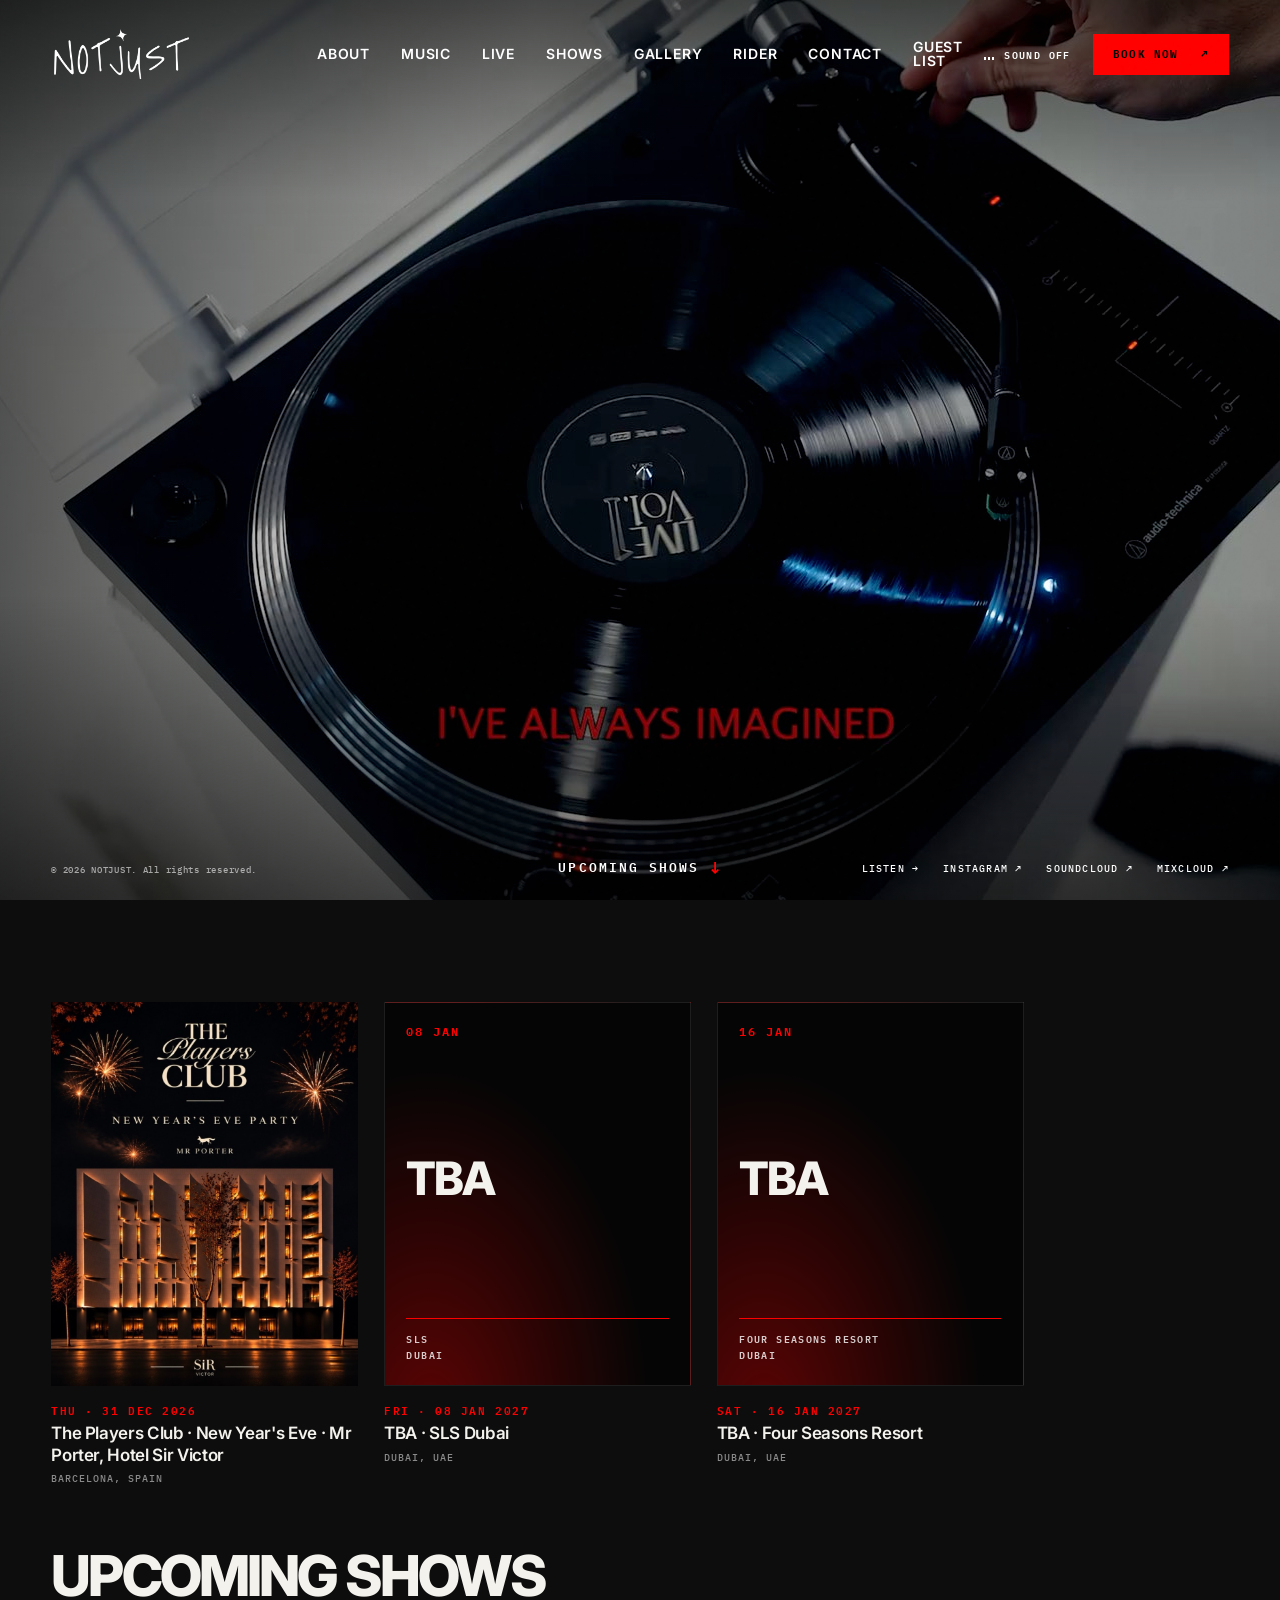
<file: index.html>
<!doctype html>
<html lang="en">
<head>
  <meta charset="utf-8">
  <meta name="viewport" content="width=device-width, initial-scale=1">
  <meta name="theme-color" content="#050505">
  <meta name="description" content="NOTJUST — Barcelona-born House, Afro House and Indie Dance artist. International performances, music and bookings.">
  <title>NOTJUST (Not Just) — DJ &amp; Producer from Barcelona | Official Site</title>
  <link rel="canonical" href="https://www.notjust.music/">
  <meta name="robots" content="index, follow, max-image-preview:large">
  <meta property="og:type" content="website">
  <meta property="og:site_name" content="NOTJUST">
  <meta property="og:title" content="NOTJUST (Not Just) — DJ &amp; Producer from Barcelona">
  <meta property="og:description" content="Barcelona-born House, Afro House and Indie Dance artist. Upcoming shows, music and bookings.">
  <meta property="og:url" content="https://www.notjust.music/">
  <meta property="og:image" content="https://www.notjust.music/assets/notjust-reveal-poster.jpg">
  <meta property="og:image:width" content="1599">
  <meta property="og:image:height" content="900">
  <meta name="twitter:card" content="summary_large_image">
  <meta name="twitter:title" content="NOTJUST (Not Just) — DJ &amp; Producer from Barcelona">
  <meta name="twitter:image" content="https://www.notjust.music/assets/notjust-reveal-poster.jpg">
  <script type="application/ld+json">
  {"@context":"https://schema.org","@graph":[
    {"@type":"MusicGroup","@id":"https://www.notjust.music/#artist","name":"NOTJUST","alternateName":["Not Just","NOT JUST","NOTJUST DJ","notjusttt"],
     "url":"https://www.notjust.music/","logo":"https://www.notjust.music/assets/NOTJUST_logo_negro.png","image":"https://www.notjust.music/assets/notjust-reveal-poster.jpg",
     "description":"NOTJUST is a Barcelona-born DJ and producer playing House, Afro House and Indie Dance.",
     "genre":["House","Afro House","Indie Dance"],"foundingLocation":{"@type":"Place","name":"Barcelona, Spain"},
     "email":"team@notjust.music",
     "sameAs":["https://instagram.com/notjusttt","https://soundcloud.com/notjusttt","https://www.mixcloud.com/notjusttt/"]},
    {"@type":"WebSite","@id":"https://www.notjust.music/#website","name":"NOTJUST","alternateName":"Not Just","url":"https://www.notjust.music/","publisher":{"@id":"https://www.notjust.music/#artist"}}
  ]}
  </script>
  <link rel="icon" href="assets/notjust-favicon.ico" sizes="32x32">
  <link rel="icon" type="image/svg+xml" href="assets/notjust-favicon.svg">
  <link rel="apple-touch-icon" sizes="180x180" href="assets/notjust-apple-touch-icon.png">
  <link rel="manifest" href="site.webmanifest">
  <link rel="preconnect" href="https://fonts.googleapis.com">
  <link rel="preconnect" href="https://fonts.gstatic.com" crossorigin>
  <link href="https://fonts.googleapis.com/css2?family=IBM+Plex+Mono:wght@400;500;600;700&family=Inter:wght@300;400;500;600;700;800&display=swap" rel="stylesheet">
  <link rel="stylesheet" href="styles.css?v=20261125c">
</head>
<body>
  <div class="noise" aria-hidden="true"></div> 
  <div class="stage" id="top">
    <video class="stage-video" id="stageVideo" autoplay muted loop playsinline preload="auto" poster="assets/notjust-reveal-poster.jpg" aria-hidden="true"
      data-src-desktop="assets/notjust-reveal.mp4" data-src-mobile="assets/notjust-reveal-mobile.mp4"></video>
    <div class="stage-shade" aria-hidden="true"></div>

    <header class="stage-top">
      <h1 class="stage-h1"><a class="stage-mark" href="#top" aria-label="NOTJUST home"><img src="assets/NOTJUST_logo_blanco.png" alt="NOTJUST"></a></h1>
      <div class="stage-controls">
        <button type="button" class="sound-toggle" id="soundToggle" aria-pressed="false"><span class="sound-bars" aria-hidden="true"><i></i><i></i><i></i></span><span class="sound-label">Sound off</span></button>
        <button type="button" class="btn primary stage-book" data-open-booking>Book now <span>↗</span></button>
        <button type="button" class="menu-toggle" id="menuToggle" aria-expanded="false" aria-controls="stageMenu">Menu</button>
      </div>
    </header>

    <nav class="stage-menu" id="stageMenu" aria-label="Main navigation">
      <a href="#about"><span>01</span>About</a>
      <a href="#music"><span>02</span>Music</a>
      <a href="#international"><span>03</span>Live</a>
      <a href="#shows" class="menu-shows" data-scroll hidden><span>04</span>Shows</a>
      <a href="#gallery"><span>05</span>Gallery</a>
      <a href="#rider"><span>06</span>Rider</a>
      <a href="#contact"><span>07</span>Contact</a>
      <a href="list/" data-page><span>08</span>Guest list</a>
      <button type="button" class="btn primary menu-book" data-open-booking>Book now <span>↗</span></button>
    </nav>

    <footer class="stage-foot">
      <div class="stage-links">
        <a href="listen/">Listen →</a>
        <a href="https://instagram.com/notjusttt" target="_blank" rel="noopener">Instagram ↗</a>
        <a href="https://soundcloud.com/notjusttt" target="_blank" rel="noopener">SoundCloud ↗</a>
        <a href="https://www.mixcloud.com/notjusttt/" target="_blank" rel="noopener">Mixcloud ↗</a>
      </div>
      <p>© 2026 NOTJUST. All rights reserved.</p>
    </footer>

    <a class="stage-cue" href="#shows" hidden>Upcoming shows <span aria-hidden="true">↓</span></a>
  </div>

  <section class="shows" id="shows" aria-labelledby="showsTitle" hidden>
    <div class="shows-viewport">
      <div class="shows-track" id="showsTrack"></div>
    </div>
    <h2 class="shows-title" id="showsTitle">Upcoming shows</h2>
  </section>

  <dialog class="drawer" id="drawer" aria-labelledby="drawerLabel">
    <div class="drawer-bar">
      <p class="drawer-label" id="drawerLabel"></p>
      <button type="button" class="drawer-close" aria-label="Close panel">Close <span aria-hidden="true">×</span></button>
    </div>
    <div class="drawer-scroll">
      <div class="panel" data-panel="about" data-label="01 — About" hidden>
      <section class="section about" id="about">
        <div class="section-title reveal"><p class="kicker">The artist</p><h2>Emotion in<br>every rhythm.</h2></div>
        <div class="about-layout">
          <figure class="artist-image reveal"><div class="image-tag">Barcelona born<br>Worldwide sound</div></figure>
          <div class="bio reveal">
            <p class="lead">Born and raised in Barcelona, NOTJUST is a House, Afro House and Indie Dance DJ known for emotionally driven sets that blend powerful rhythms with uplifting energy.</p>
            <p>From Spain to the United States, the Netherlands, Chile, Colombia, New Zealand, Japan and El Salvador, NOTJUST has built an international presence across clubs, beach clubs, rooftops, boat parties and exclusive private events.</p>
            <p>The name says it all: it’s not just the music, not just the vibe, not just the people or the energy in the room — it’s everything coming together. Every set is built around that idea.</p>
            <p><em>Formerly known as LXBE.</em></p>
            <div class="stats stats-two"><div><strong data-count="8" data-suffix="+">0+</strong><span>Countries</span></div><div><strong data-count="2">0</strong><span>Residencies</span></div></div>
          </div>
        </div>
      </section>
      </div>
      <div class="panel" data-panel="music" data-label="02 — Music" hidden>
      <section class="section sound" id="music">
        <div class="section-title reveal"><p class="kicker">Music style</p><h2>Organic energy.<br>Indie soul.</h2></div>
        <div class="sound-grid reveal">
          <article><span>01</span><h3>House</h3><p>Uplifting energy built for rooftops, clubs and open-air dance floors.</p></article>
          <article><span>02</span><h3>Afro House</h3><p>Deep grooves, organic percussion and movement-led selections.</p></article>
          <article><span>03</span><h3>Indie Dance</h3><p>Indie vocals, guitars and textures reworked into warm, dance-floor energy.</p></article>
        </div>
        <div class="manifesto reveal"><p>EMOTIONAL</p><p>ENERGETIC</p><p>INDIE</p><p>ORGANIC</p></div>
        <a class="feature-mix reveal" href="listen/"><div><small>Listen to</small><img class="feature-wordmark" src="assets/NOTJUST_logo_negro.png" alt="NOTJUST"></div><span class="play-circle">▶</span></a>
      </section>
      </div>
      <div class="panel" data-panel="live" data-label="03 — Live" hidden>
      <section class="section international" id="international">
        <div class="section-title reveal"><p class="kicker">International presence</p><h2>One sound.<br>Eight countries.</h2></div>
        <div class="world-map-wrap reveal">
  <svg class="world-map" viewBox="0 14 1200 478" role="img" aria-labelledby="worldMapTitle worldMapDesc">
  <title id="worldMapTitle">Countries where NOTJUST has performed</title>
  <desc id="worldMapDesc">World map highlighting Spain, United States, Netherlands, Chile, Colombia, New Zealand, Japan and El Salvador in red.</desc>
  <g class="map-grid" aria-hidden="true">
    <path d="M0 150H1200M0 300H1200M0 450H1200M300 0V600M600 0V600M900 0V600" />
  </g>
  <g class="map-countries"><path class="country-shape" d="M1200.00,353.56 L1200.00,355.18 L1197.88,356.00 L1195.75,356.71 L1195.32,355.46 L1196.99,354.78 L1198.05,354.60 L1200.00,353.56 Z M1193.75,358.35 L1194.58,357.80 L1195.73,358.76 L1195.18,360.50 L1193.11,360.96 L1191.27,360.55 L1190.95,359.08 L1192.24,357.94 L1193.75,358.35 Z M0.69,353.40 L0.28,355.01 L0.00,355.18 L0.00,353.56 L0.69,353.40 Z"><title>Fiji</title></path><path class="country-shape" d="M713.01,303.17 L713.58,303.53 L725.66,310.32 L725.89,312.26 L730.67,315.59 L729.14,319.70 L729.33,321.59 L731.47,322.80 L731.57,323.67 L730.65,325.68 L730.84,326.69 L730.62,328.29 L731.79,330.37 L733.17,333.66 L734.39,334.39 L734.39,334.39 L731.74,336.32 L728.09,337.62 L726.09,337.56 L724.90,338.56 L722.58,338.65 L721.71,339.07 L717.71,338.13 L715.20,338.40 L714.27,333.87 L713.14,332.31 L712.47,331.39 L709.20,330.77 L707.31,329.77 L705.19,329.21 L703.86,328.65 L702.47,327.80 L702.47,327.80 L700.67,323.60 L698.73,321.73 L698.07,319.80 L698.40,318.07 L697.80,315.00 L699.18,314.84 L700.39,313.63 L701.69,311.90 L702.51,311.20 L702.48,310.11 L701.76,309.36 L701.57,308.05 L701.57,308.05 L702.53,307.62 L702.72,305.66 L701.40,303.78 L702.57,303.38 L706.22,303.42 L713.01,303.17 Z"><title>Tanzania</title></path><path class="country-shape" d="M571.11,207.81 L571.12,208.04 L571.05,208.68 L571.04,213.73 L560.10,213.56 L560.21,222.08 L557.09,222.38 L556.27,224.10 L556.90,228.91 L543.85,228.89 L543.12,230.00 L543.27,228.59 L543.32,228.60 L550.83,228.33 L551.23,227.13 L552.60,225.63 L553.70,221.03 L558.33,217.43 L559.90,213.23 L560.94,212.99 L562.02,210.39 L564.83,210.03 L566.04,210.46 L567.55,210.46 L568.62,209.71 L570.68,209.60 L570.61,207.81 L571.11,207.81 Z"><title>W. Sahara</title></path><path class="country-shape" d="M190.53,136.67 L190.09,136.66 L183.63,133.38 L181.25,131.94 L175.21,130.56 L173.36,127.61 L173.83,125.57 L169.57,124.15 L168.98,121.46 L164.95,119.04 L164.88,117.32 L164.88,117.32 L166.73,115.72 L166.64,113.61 L160.97,111.49 L157.57,107.69 L155.48,105.30 L152.43,103.80 L150.18,102.43 L148.41,100.71 L145.07,101.79 L141.83,103.65 L138.86,101.46 L136.54,100.00 L133.29,99.08 L130.01,98.98 L130.02,80.00 L130.05,67.63 L130.05,67.63 L136.26,68.43 L141.51,70.03 L144.99,70.34 L147.91,68.95 L151.95,67.91 L156.90,68.32 L161.90,66.85 L167.35,66.02 L169.64,67.40 L172.13,66.62 L172.87,65.05 L175.18,65.41 L180.81,68.40 L185.25,66.14 L185.70,68.67 L189.80,68.12 L191.06,67.15 L195.09,67.34 L200.19,68.74 L207.99,69.96 L212.58,70.53 L215.84,70.31 L220.34,72.00 L215.65,73.66 L221.68,74.37 L230.67,73.98 L233.51,73.40 L237.07,75.40 L240.69,73.71 L237.29,72.29 L239.44,71.15 L243.50,71.00 L246.17,70.67 L248.86,71.46 L252.21,73.27 L255.93,73.01 L261.82,74.51 L266.99,73.98 L271.86,74.06 L271.47,71.99 L274.44,71.40 L279.60,72.54 L279.58,75.69 L281.70,73.03 L284.38,73.12 L285.89,69.77 L282.32,67.71 L278.43,66.37 L278.70,62.68 L282.64,60.26 L287.03,60.80 L290.41,62.27 L294.93,66.03 L291.98,67.67 L298.18,68.34 L298.16,71.75 L302.62,69.14 L306.60,71.28 L305.61,73.76 L308.83,76.00 L312.31,73.60 L314.74,70.72 L314.93,67.06 L319.66,67.32 L324.59,67.81 L329.07,69.46 L329.27,71.11 L326.79,72.89 L329.14,74.68 L328.71,76.30 L322.18,78.63 L317.55,79.14 L314.10,78.14 L313.11,79.81 L309.90,82.62 L308.92,84.08 L305.06,86.34 L300.29,86.56 L297.65,87.97 L297.43,90.13 L293.56,90.55 L289.48,93.25 L285.86,97.00 L284.57,99.63 L284.38,103.50 L289.28,104.06 L290.78,107.18 L292.34,109.71 L297.01,109.05 L303.20,110.49 L306.53,111.76 L308.92,113.34 L313.10,114.25 L316.63,115.66 L322.13,115.85 L325.76,116.17 L325.21,119.06 L326.25,122.41 L328.66,126.14 L333.62,129.31 L336.19,128.22 L337.99,124.79 L336.25,119.53 L333.90,117.77 L339.24,116.21 L343.01,113.88 L344.86,111.55 L344.59,109.32 L342.33,106.49 L338.28,103.98 L342.21,100.49 L340.76,97.47 L339.64,92.27 L341.96,91.50 L347.68,92.41 L351.11,92.73 L353.87,91.85 L356.97,92.98 L361.08,94.92 L362.09,96.21 L368.03,96.46 L367.93,99.26 L369.04,103.48 L372.08,104.00 L374.50,105.96 L379.33,104.11 L382.52,100.43 L384.72,98.88 L387.32,101.86 L391.66,106.11 L395.34,110.11 L394.00,112.20 L398.44,114.08 L401.43,115.99 L406.75,116.85 L408.89,117.91 L410.21,120.73 L412.81,121.18 L414.15,122.43 L414.39,126.18 L411.97,127.43 L409.58,128.60 L404.08,129.79 L399.89,132.52 L394.25,133.07 L387.12,132.36 L382.12,132.34 L378.67,132.57 L375.88,134.96 L371.63,136.44 L366.82,140.85 L362.98,143.93 L365.82,143.38 L371.17,139.00 L378.16,136.22 L383.15,135.89 L386.10,137.53 L382.95,139.76 L384.00,143.36 L385.09,145.87 L389.42,147.54 L394.93,147.05 L398.27,143.31 L398.50,145.72 L400.66,146.93 L396.53,149.12 L389.15,151.10 L385.84,152.45 L382.12,154.85 L379.59,154.60 L379.46,151.78 L385.25,149.03 L379.91,149.14 L376.21,149.54 L374.03,147.66 L374.03,143.11 L372.55,142.15 L370.32,142.72 L369.21,141.84 L366.67,144.36 L365.65,146.95 L364.47,148.47 L363.05,148.98 L361.98,149.15 L361.65,149.97 L355.51,149.98 L350.44,150.00 L348.94,150.61 L345.42,153.01 L345.00,153.27 L343.93,154.57 L340.87,154.57 L337.60,154.58 L336.09,155.11 L336.63,155.77 L336.93,156.78 L336.87,157.12 L332.51,158.78 L329.07,159.30 L325.20,161.08 L324.37,161.08 L323.23,160.56 L322.86,160.08 L322.93,159.73 L323.67,158.57 L325.23,156.73 L326.21,154.76 L325.54,151.87 L324.83,148.84 L321.36,147.28 L321.77,146.68 L321.28,146.28 L320.36,146.28 L319.69,145.75 L319.53,144.96 L318.88,145.30 L317.98,145.20 L318.19,144.87 L317.40,144.54 L317.08,143.67 L314.49,142.60 L311.79,141.49 L308.53,140.20 L305.41,138.99 L302.42,139.93 L301.33,139.97 L297.23,139.10 L294.53,139.53 L291.30,138.50 L287.90,137.97 L285.57,137.76 L284.53,137.20 L283.94,135.37 L282.81,135.39 L282.80,136.67 L275.90,136.66 L264.50,136.67 L253.17,136.67 L243.17,136.67 L233.17,136.67 L223.33,136.67 L213.17,136.67 L209.90,136.67 L200.00,136.67 L190.53,136.67 Z M320.02,91.82 L322.50,90.29 L327.08,90.32 L327.01,90.96 L323.10,92.80 L320.75,92.73 L320.02,91.82 Z M334.08,57.32 L330.41,55.56 L330.55,54.36 L332.16,54.13 L339.79,54.49 L345.53,56.32 L345.83,57.25 L342.29,57.15 L338.69,57.08 L335.05,57.53 L334.08,57.32 Z M332.28,93.05 L333.57,92.05 L334.93,92.12 L335.78,92.80 L334.47,94.56 L333.00,94.27 L332.13,93.28 L332.28,93.05 Z M287.96,50.07 L286.14,51.36 L281.30,51.11 L277.26,50.24 L279.04,48.74 L283.83,47.84 L286.74,49.01 L287.96,50.07 Z M287.20,41.60 L285.68,41.70 L279.43,41.48 L278.55,40.55 L285.26,40.60 L287.60,41.22 L287.20,41.60 Z M277.49,37.45 L281.47,38.61 L280.57,39.81 L275.63,40.50 L272.92,39.72 L271.49,38.47 L271.23,37.09 L275.54,37.23 L277.49,37.45 Z M306.17,52.03 L300.78,51.61 L291.93,50.54 L290.77,48.71 L290.37,47.06 L287.02,45.60 L280.13,45.20 L276.26,44.16 L277.52,42.80 L284.39,43.01 L288.09,44.08 L294.65,44.07 L297.53,45.17 L296.77,46.42 L300.59,47.17 L302.71,47.97 L307.21,48.11 L312.07,48.39 L317.37,47.67 L324.16,47.39 L329.57,47.62 L333.14,48.88 L333.89,50.26 L331.81,51.14 L326.84,51.86 L322.57,51.45 L313.01,51.97 L306.17,52.03 Z M229.12,39.49 L233.82,40.01 L232.71,41.01 L226.50,41.97 L221.55,40.89 L224.25,39.83 L229.12,39.49 Z M230.12,37.32 L234.46,37.99 L230.40,38.64 L224.86,38.64 L224.91,38.16 L228.33,37.17 L230.12,37.32 Z M414.67,128.94 L412.89,131.04 L410.68,133.96 L412.86,132.83 L415.10,133.55 L413.93,134.71 L416.88,135.62 L418.42,134.81 L421.74,135.84 L420.71,138.28 L423.05,137.71 L423.47,139.48 L424.51,141.55 L423.10,144.48 L421.60,144.61 L419.40,143.98 L420.13,141.25 L419.20,140.83 L415.33,143.72 L413.34,143.60 L415.70,142.03 L412.50,141.22 L408.92,141.42 L402.45,141.32 L401.94,140.34 L404.01,139.16 L402.56,138.26 L405.36,136.25 L408.80,130.94 L410.87,129.04 L413.76,127.89 L415.31,128.04 L414.67,128.94 Z M320.39,82.97 L324.04,84.11 L327.86,85.15 L328.16,86.73 L330.61,86.48 L332.99,87.58 L330.03,88.63 L324.84,87.83 L322.97,86.33 L319.67,88.10 L314.92,89.83 L313.78,87.88 L309.26,88.20 L312.16,86.55 L312.58,83.92 L313.72,80.87 L316.13,81.14 L316.75,82.61 L318.45,82.09 L320.39,82.97 Z M337.43,58.83 L340.58,57.50 L347.98,59.19 L352.57,60.78 L353.00,62.23 L359.19,61.48 L362.67,63.60 L370.71,64.92 L373.62,66.26 L376.77,69.38 L370.65,70.93 L378.50,73.11 L383.79,73.84 L388.58,76.91 L393.83,77.13 L392.79,79.47 L386.94,83.34 L382.84,81.91 L377.60,78.71 L373.28,79.12 L372.86,81.03 L376.37,82.97 L380.89,84.51 L382.27,85.39 L384.44,88.69 L383.29,91.09 L379.08,90.18 L370.72,87.51 L375.43,90.39 L378.91,92.40 L379.45,93.56 L370.41,92.23 L363.26,90.30 L359.22,88.67 L360.38,87.73 L355.41,86.02 L350.55,84.40 L350.60,85.37 L340.97,85.90 L338.15,84.76 L340.34,82.30 L346.61,82.24 L353.47,81.82 L352.35,80.63 L353.52,78.96 L357.83,75.72 L356.91,74.24 L355.63,73.10 L350.52,71.48 L343.77,70.35 L345.90,69.51 L342.38,67.43 L339.44,67.25 L336.81,66.11 L335.03,67.09 L328.98,67.52 L316.85,66.78 L309.80,65.80 L304.39,65.30 L301.62,64.13 L305.11,62.61 L300.37,62.59 L299.32,59.22 L301.88,56.24 L305.31,54.87 L313.91,53.99 L311.46,56.14 L314.09,58.22 L317.17,55.53 L325.61,54.16 L331.33,57.61 L330.84,59.79 L337.43,58.83 Z M284.99,52.88 L291.93,53.00 L298.30,53.81 L293.32,56.78 L289.35,57.43 L285.77,59.92 L281.97,59.79 L279.89,56.87 L279.94,55.21 L281.68,53.79 L284.99,52.88 Z M190.48,46.28 L190.48,46.28 L196.14,43.78 L202.99,41.63 L208.10,41.67 L212.67,41.18 L212.21,43.74 L209.65,44.90 L206.53,45.06 L200.34,46.49 L195.00,47.00 L190.48,46.28 Z M157.63,119.87 L160.83,119.60 L159.84,123.38 L162.74,126.07 L161.41,126.06 L159.40,124.53 L158.17,123.00 L156.48,121.96 L155.87,120.50 L156.07,119.43 L157.63,119.87 Z M248.36,35.66 L254.90,36.12 L263.92,37.33 L266.47,38.92 L267.76,40.31 L262.32,39.94 L256.83,38.86 L249.41,38.73 L252.63,37.74 L248.60,36.94 L248.36,35.66 Z M188.30,138.30 L186.62,138.76 L181.15,137.25 L180.15,136.07 L177.17,134.90 L176.57,133.95 L173.14,133.35 L171.85,131.54 L172.14,130.76 L175.64,131.49 L177.68,132.00 L180.82,132.35 L181.95,133.50 L183.60,135.08 L186.92,136.46 L188.30,138.30 Z M194.87,51.84 L199.63,52.53 L208.15,52.71 L211.39,53.68 L214.96,55.08 L210.77,55.92 L202.60,58.27 L198.47,60.60 L198.47,62.05 L189.69,63.66 L187.93,62.20 L180.24,60.44 L181.67,59.03 L183.98,56.59 L186.87,54.40 L183.61,52.36 L194.87,51.84 Z M240.60,47.18 L243.57,46.62 L247.06,46.77 L247.65,48.40 L245.62,49.98 L234.33,50.50 L225.92,51.94 L220.85,52.02 L220.43,50.93 L227.35,49.46 L212.29,49.86 L207.63,49.26 L212.18,46.00 L215.32,45.07 L224.70,46.20 L230.62,48.17 L236.44,48.42 L231.68,45.23 L234.73,44.02 L238.17,44.41 L239.30,45.99 L240.60,47.18 Z M244.92,56.41 L248.66,57.76 L250.75,61.01 L251.78,63.36 L257.38,65.01 L263.40,66.59 L263.04,68.05 L257.56,68.32 L259.69,69.60 L258.57,70.82 L252.53,70.30 L246.80,69.40 L242.92,69.60 L236.67,70.73 L228.22,71.23 L222.29,71.55 L220.48,69.98 L215.93,69.07 L212.97,69.44 L208.87,66.80 L211.08,66.44 L216.23,65.88 L220.93,66.03 L225.28,65.45 L218.83,64.67 L211.71,64.93 L206.98,64.86 L205.23,63.64 L212.96,62.30 L207.81,62.35 L201.99,61.47 L204.79,58.97 L207.11,57.65 L216.04,55.62 L219.44,56.26 L217.78,57.82 L225.20,56.82 L229.83,58.50 L233.60,56.80 L236.64,57.89 L239.37,61.16 L241.05,59.78 L238.68,56.37 L241.61,55.88 L244.92,56.41 Z M265.21,57.65 L261.53,55.47 L265.48,53.85 L269.45,54.56 L275.40,54.13 L276.27,55.10 L273.15,56.70 L278.20,58.13 L277.60,61.13 L272.13,62.42 L268.92,62.15 L266.62,60.87 L258.33,58.30 L258.40,57.23 L265.21,57.65 Z M244.67,54.67 L249.13,54.53 L251.67,55.27 L248.73,57.47 L243.53,55.13 L244.67,54.67 Z M271.67,44.27 L274.21,45.81 L274.32,47.52 L272.80,50.00 L267.30,50.34 L263.72,49.81 L263.79,47.86 L258.33,48.12 L258.11,45.54 L261.70,45.65 L266.72,44.51 L271.41,44.70 L271.67,44.27 Z M279.95,31.33 L282.26,30.31 L285.67,30.08 L284.22,29.31 L291.97,29.14 L296.22,30.92 L301.83,31.64 L307.30,32.27 L309.93,34.47 L313.95,35.54 L309.37,36.54 L303.22,39.04 L297.32,39.28 L290.41,38.86 L286.83,37.50 L286.88,36.29 L289.52,35.40 L283.42,35.43 L279.75,34.32 L277.63,32.81 L279.95,31.33 Z M294.71,27.02 L299.67,26.38 L303.56,26.27 L310.10,25.73 L315.00,24.49 L319.13,24.67 L322.73,25.60 L325.27,23.80 L329.67,23.27 L335.64,22.90 L345.83,22.76 L347.60,23.12 L357.23,22.56 L364.45,22.77 L371.67,22.98 L380.58,23.24 L387.73,23.67 L393.83,24.57 L393.69,25.46 L385.55,26.91 L377.49,27.58 L374.47,28.33 L381.73,28.31 L373.87,30.33 L368.43,31.28 L362.73,34.00 L355.86,34.55 L353.73,35.23 L343.64,35.59 L348.24,36.01 L345.93,36.60 L348.69,38.25 L345.52,39.39 L340.37,40.33 L338.79,41.64 L334.13,42.63 L334.60,43.39 L340.30,43.26 L340.37,44.07 L331.46,46.07 L322.75,45.15 L312.96,45.67 L308.00,45.27 L301.70,45.09 L301.28,43.49 L307.44,42.74 L305.80,40.33 L307.83,40.10 L316.75,41.54 L312.20,39.40 L306.79,38.76 L309.49,37.47 L315.40,36.68 L316.35,35.52 L311.64,34.21 L310.23,32.50 L319.34,32.64 L321.97,33.00 L327.17,31.79 L319.67,31.40 L308.00,31.61 L302.11,30.48 L299.33,29.13 L295.44,28.16 L294.71,27.02 Z M349.28,75.19 L347.11,76.17 L343.38,76.34 L342.55,74.71 L343.96,72.84 L347.02,72.38 L349.62,73.30 L349.66,74.73 L349.28,75.19 Z M279.14,68.37 L281.17,69.64 L279.10,70.81 L274.61,69.80 L271.89,70.16 L267.34,68.67 L270.28,67.63 L272.61,66.19 L276.14,67.13 L278.14,67.73 L279.14,68.37 Z M384.94,133.76 L386.09,133.48 L390.47,134.31 L393.88,135.70 L393.98,136.32 L392.36,136.38 L388.04,135.33 L384.94,133.76 Z M386.62,143.21 L387.78,144.83 L390.20,145.28 L393.29,145.19 L391.65,146.56 L390.42,146.77 L386.19,145.36 L385.36,144.24 L386.62,143.21 Z"><title>Canada</title></path><path class="country-shape played" d="M190.53,136.67 L200.00,136.67 L209.90,136.67 L213.17,136.67 L223.33,136.67 L233.17,136.67 L243.17,136.67 L253.17,136.67 L264.50,136.67 L275.90,136.66 L282.80,136.67 L282.81,135.39 L283.94,135.37 L284.53,137.20 L285.57,137.76 L287.90,137.97 L291.30,138.50 L294.53,139.53 L297.23,139.10 L301.33,139.97 L302.42,139.93 L305.41,138.99 L308.53,140.20 L311.79,141.49 L314.49,142.60 L317.08,143.67 L317.40,144.54 L318.19,144.87 L317.98,145.20 L318.88,145.30 L319.53,144.96 L319.69,145.75 L320.36,146.28 L321.28,146.28 L321.77,146.68 L321.36,147.28 L324.83,148.84 L325.54,151.87 L326.21,154.76 L325.23,156.73 L323.67,158.57 L322.93,159.73 L322.86,160.08 L323.23,160.56 L324.37,161.08 L325.20,161.08 L329.07,159.30 L332.51,158.78 L336.87,157.12 L336.93,156.78 L336.63,155.77 L336.09,155.11 L337.60,154.58 L340.87,154.57 L343.93,154.57 L345.00,153.27 L345.42,153.01 L348.94,150.61 L350.44,150.00 L355.51,149.98 L361.65,149.97 L361.98,149.15 L363.05,148.98 L364.47,148.47 L365.65,146.95 L366.67,144.36 L369.21,141.84 L370.32,142.72 L372.55,142.15 L374.03,143.11 L374.03,147.66 L376.21,149.54 L376.78,150.63 L373.22,152.25 L369.80,153.40 L366.28,154.39 L364.52,156.37 L363.95,157.12 L363.92,158.88 L365.02,160.65 L366.40,160.73 L366.05,159.52 L367.05,160.26 L366.78,161.21 L364.53,161.75 L362.93,161.69 L360.47,162.27 L359.02,162.43 L357.08,162.60 L354.30,163.56 L359.20,162.94 L360.18,163.57 L355.52,164.57 L353.39,164.57 L353.49,164.16 L352.48,165.09 L353.46,165.24 L352.74,167.64 L350.31,170.20 L350.07,169.35 L349.33,169.17 L348.24,168.34 L348.93,170.13 L349.76,170.73 L349.81,171.99 L348.74,173.28 L346.87,175.94 L346.56,175.81 L347.59,173.54 L345.89,172.27 L345.50,169.50 L344.86,170.94 L345.57,173.06 L343.37,172.53 L345.66,173.61 L345.80,176.78 L346.76,177.01 L347.11,178.16 L347.58,181.50 L345.46,183.97 L342.01,184.96 L339.82,186.92 L338.15,187.13 L336.46,188.35 L335.99,189.47 L332.33,191.64 L330.45,193.22 L328.88,195.20 L328.37,197.57 L328.95,199.88 L330.07,202.73 L331.55,205.09 L331.57,206.53 L333.14,210.40 L333.04,212.65 L332.89,213.94 L332.06,215.98 L331.07,216.40 L329.43,216.00 L328.90,214.53 L327.63,213.77 L325.87,210.90 L324.32,208.35 L323.82,207.05 L324.50,204.83 L323.57,203.00 L320.97,200.21 L319.67,199.70 L316.30,201.21 L315.71,201.05 L314.09,199.49 L312.00,198.67 L308.23,199.09 L305.27,198.72 L302.73,198.95 L301.35,199.47 L301.95,200.35 L301.90,201.70 L302.61,202.36 L301.97,202.80 L300.74,202.31 L299.48,202.94 L297.07,202.84 L294.58,201.08 L291.67,201.49 L289.25,200.72 L287.17,200.95 L284.37,201.73 L281.33,204.20 L278.02,205.64 L276.20,207.23 L275.43,208.73 L275.40,211.03 L275.57,212.63 L276.20,213.77 L274.90,213.87 L272.53,213.13 L269.93,212.10 L269.00,210.53 L268.27,208.20 L266.30,206.30 L265.15,204.35 L263.47,202.06 L261.13,200.74 L258.40,200.80 L256.30,203.43 L253.53,202.43 L251.81,201.43 L250.98,199.59 L249.88,197.85 L247.89,196.39 L246.19,195.33 L244.97,194.15 L239.20,194.15 L239.19,195.53 L236.55,195.53 L229.92,195.55 L222.32,193.20 L217.28,191.58 L217.60,190.93 L213.36,191.29 L209.57,191.55 L209.01,189.85 L206.85,187.93 L205.30,187.53 L204.93,186.57 L203.06,186.41 L201.87,185.51 L198.77,185.18 L197.92,184.64 L197.52,182.81 L194.28,179.46 L191.51,174.83 L191.63,174.06 L190.16,172.95 L187.58,170.16 L187.12,167.44 L185.34,165.62 L186.07,162.86 L185.95,160.00 L184.89,157.45 L186.19,154.31 L186.60,151.28 L187.00,148.26 L186.40,143.78 L185.35,140.93 L184.38,139.39 L184.78,138.73 L189.60,139.87 L191.38,143.01 L192.20,142.13 L191.67,139.40 L190.53,136.67 Z M81.99,233.07 L82.58,233.36 L83.13,233.80 L83.98,234.97 L83.90,235.16 L82.59,235.87 L81.53,236.39 L81.04,236.95 L80.21,236.47 L80.31,235.54 L79.76,234.32 L79.92,233.95 L80.50,233.41 L80.27,232.75 L80.46,232.44 L80.72,232.50 L81.99,233.07 Z M80.01,230.79 L79.74,231.19 L78.62,231.43 L78.04,230.72 L77.66,230.45 L77.63,230.24 L77.96,229.96 L79.14,230.28 L80.01,230.79 Z M77.47,229.41 L77.37,229.77 L75.58,229.67 L75.83,229.27 L77.47,229.41 Z M73.25,227.61 L73.53,227.82 L74.49,228.93 L74.31,229.12 L74.07,229.08 L72.91,228.96 L72.49,228.20 L72.36,228.07 L73.25,227.61 Z M68.78,225.95 L68.85,226.73 L68.45,227.06 L67.33,226.45 L67.50,226.21 L68.01,225.88 L68.78,225.95 Z M45.11,98.72 L47.75,99.02 L48.07,100.30 L46.02,100.82 L43.84,100.20 L41.82,99.29 L45.11,98.72 Z M89.24,106.77 L91.45,107.00 L92.86,108.03 L89.98,109.61 L86.65,110.88 L84.95,110.02 L84.43,108.46 L87.46,107.28 L89.24,106.77 Z M130.05,67.63 L130.05,67.63 L130.02,80.00 L130.01,98.98 L133.29,99.08 L136.54,100.00 L138.86,101.46 L141.83,103.65 L145.07,101.79 L148.41,100.71 L150.18,102.43 L152.43,103.80 L155.48,105.30 L157.57,107.69 L160.97,111.49 L166.64,113.61 L166.73,115.72 L164.88,117.32 L164.88,117.32 L164.88,117.32 L163.05,116.07 L160.11,115.01 L159.17,112.10 L154.87,109.40 L153.07,106.26 L149.87,106.04 L144.57,105.96 L140.67,105.00 L133.77,101.54 L130.58,100.91 L124.75,99.72 L120.14,100.00 L113.58,98.47 L109.62,97.05 L105.92,97.76 L106.61,100.07 L104.76,100.29 L100.91,100.98 L97.97,102.11 L94.28,102.81 L93.80,100.85 L95.30,97.58 L98.84,96.55 L97.93,95.72 L93.68,97.58 L91.41,99.79 L86.60,102.17 L89.04,103.78 L85.89,106.18 L82.31,107.57 L78.97,108.59 L78.15,110.07 L72.94,111.79 L71.89,113.35 L67.99,114.78 L65.70,114.52 L62.59,115.45 L59.21,116.59 L56.44,117.70 L50.71,118.65 L50.19,118.09 L53.84,116.54 L57.10,115.51 L60.65,113.68 L64.79,113.31 L66.43,111.94 L71.05,109.94 L71.80,109.28 L74.26,108.10 L74.83,105.57 L76.53,103.60 L72.68,104.61 L71.61,104.04 L69.80,105.25 L67.63,103.56 L66.73,104.76 L65.48,103.10 L62.15,104.43 L60.10,104.43 L59.82,102.44 L60.42,101.22 L58.27,100.03 L53.94,100.67 L51.13,99.11 L48.85,98.31 L48.83,96.42 L46.26,95.00 L47.55,93.08 L50.27,91.22 L51.46,89.51 L54.16,89.27 L56.44,89.80 L59.13,88.19 L61.55,88.48 L64.09,87.45 L63.47,85.92 L61.61,85.32 L64.07,84.04 L62.03,84.08 L58.49,84.80 L57.47,85.54 L54.85,84.80 L50.13,85.18 L45.25,84.38 L43.85,83.04 L39.63,81.10 L44.32,79.71 L51.75,78.08 L54.49,78.08 L54.04,79.74 L61.07,79.61 L58.37,77.55 L54.27,76.28 L51.90,74.61 L48.70,73.19 L44.12,72.14 L45.98,70.39 L51.90,70.28 L56.10,68.76 L56.90,67.14 L60.30,65.56 L63.55,65.17 L69.87,63.69 L72.93,63.92 L78.06,62.14 L83.11,62.84 L85.52,64.35 L87.00,63.70 L92.63,63.90 L92.43,64.67 L97.53,65.23 L100.93,64.90 L107.96,65.95 L114.37,66.27 L116.93,66.70 L121.37,66.16 L126.42,67.16 L130.05,67.63 L130.05,67.63 Z M27.56,87.39 L29.62,88.03 L31.70,87.68 L34.39,88.56 L37.70,89.01 L37.43,89.37 L34.90,90.08 L32.36,89.35 L31.10,88.75 L28.16,88.94 L27.36,88.65 L27.56,87.39 Z" data-country-map="United States" role="button" tabindex="0" aria-label="View performances in United States"><title>United States</title></path><path class="country-shape" d="M891.20,135.95 L888.66,138.17 L885.89,138.48 L885.73,141.82 L883.88,143.33 L877.27,142.23 L874.86,148.20 L873.16,148.94 L866.55,150.27 L869.55,156.07 L867.27,156.93 L867.53,158.83 L865.48,158.34 L863.81,157.15 L858.86,156.80 L853.33,156.71 L852.12,157.07 L847.38,155.67 L845.48,156.36 L844.97,158.33 L839.48,157.18 L837.29,157.65 L836.54,159.11 L834.63,159.73 L830.23,162.05 L828.77,164.44 L827.53,164.46 L826.62,162.88 L822.38,162.77 L821.70,160.04 L820.08,160.02 L820.33,156.67 L816.34,154.24 L810.62,154.50 L806.71,154.99 L803.53,151.98 L800.80,150.72 L795.63,148.33 L795.01,148.04 L786.43,150.01 L786.56,162.30 L784.85,162.47 L782.52,159.85 L780.26,158.92 L776.48,159.61 L775.01,160.72 L774.82,159.91 L775.64,158.52 L775.00,157.36 L771.14,156.22 L769.64,153.23 L767.80,152.39 L767.69,151.30 L770.93,151.62 L771.06,149.18 L773.89,148.64 L776.80,149.14 L777.40,145.88 L776.81,143.82 L773.47,143.98 L770.64,143.17 L766.78,144.64 L763.67,145.34 L761.98,144.80 L762.32,143.08 L760.19,140.85 L757.72,140.95 L754.89,138.69 L756.81,136.16 L755.84,135.48 L758.50,131.82 L761.93,133.75 L762.34,131.32 L769.22,127.69 L774.43,127.60 L781.78,129.91 L785.72,131.26 L789.26,129.85 L794.54,129.79 L798.81,131.52 L799.78,130.53 L804.46,130.67 L805.29,129.09 L799.89,126.80 L803.09,125.17 L802.47,124.27 L805.67,123.40 L803.26,121.12 L804.79,119.98 L817.26,118.82 L818.89,118.00 L827.23,116.77 L830.23,115.38 L836.22,116.10 L837.27,119.56 L840.75,118.74 L845.03,119.88 L844.75,121.70 L847.95,121.51 L856.30,118.36 L855.08,119.41 L859.34,121.99 L866.79,130.45 L868.56,128.71 L873.15,130.63 L877.94,129.77 L879.78,130.37 L881.39,132.30 L883.72,132.94 L885.14,134.36 L889.43,133.91 L891.20,135.95 Z"><title>Kazakhstan</title></path><path class="country-shape" d="M786.56,162.30 L786.43,150.01 L795.01,148.04 L795.63,148.33 L800.80,150.72 L803.53,151.98 L806.71,154.99 L810.62,154.50 L816.34,154.24 L820.33,156.67 L820.08,160.02 L821.70,160.04 L822.38,162.77 L826.62,162.88 L827.53,164.46 L828.77,164.44 L830.23,162.05 L834.63,159.73 L836.54,159.11 L837.53,159.44 L834.73,161.60 L837.19,162.85 L839.57,162.02 L843.52,163.78 L839.25,166.18 L836.71,165.85 L835.34,165.94 L834.86,165.01 L835.56,163.47 L831.10,164.24 L830.04,166.38 L828.45,168.22 L825.67,168.07 L824.81,169.53 L827.25,170.33 L827.97,172.81 L826.10,176.18 L823.59,175.48 L821.73,175.46 L821.82,173.42 L817.39,171.99 L813.90,170.36 L811.73,168.79 L807.91,166.49 L806.28,163.05 L805.16,162.45 L801.55,162.60 L800.28,161.92 L799.92,159.26 L795.43,157.49 L792.62,159.43 L789.77,160.58 L790.32,162.26 L786.56,162.30 Z"><title>Uzbekistan</title></path><path class="country-shape" d="M1070.00,308.67 L1075.78,310.96 L1081.95,312.87 L1084.24,314.58 L1086.10,316.25 L1086.61,318.22 L1092.16,320.28 L1092.97,322.05 L1089.90,322.41 L1090.64,324.63 L1093.62,326.81 L1095.78,330.35 L1097.69,330.24 L1097.56,331.71 L1100.13,332.28 L1099.13,332.91 L1102.67,334.31 L1102.30,335.28 L1100.09,335.51 L1099.27,334.64 L1096.41,334.27 L1093.04,333.77 L1090.45,331.64 L1088.56,329.81 L1086.83,326.89 L1082.48,325.43 L1079.66,326.38 L1077.62,327.48 L1078.05,329.94 L1075.43,331.09 L1073.56,330.53 L1070.11,330.39 L1070.06,319.53 L1070.00,308.67 Z M1108.80,312.20 L1110.07,313.27 L1110.47,315.00 L1109.42,315.89 L1108.80,313.92 L1108.02,312.63 L1106.51,311.54 L1104.61,310.12 L1102.21,309.14 L1103.13,308.33 L1104.93,309.27 L1106.07,310.00 L1107.47,310.80 L1108.80,312.20 Z M1104.34,319.47 L1102.51,320.28 L1100.80,321.06 L1099.03,321.06 L1096.30,320.09 L1094.40,319.16 L1094.67,318.13 L1097.66,318.61 L1099.49,318.35 L1099.99,316.75 L1100.47,316.67 L1100.79,318.44 L1102.69,318.19 L1103.63,317.05 L1105.49,315.86 L1105.13,313.89 L1107.12,313.83 L1107.80,314.38 L1107.73,316.23 L1106.61,318.26 L1104.86,318.53 L1104.34,319.47 Z M1115.87,317.80 L1116.88,318.56 L1118.49,320.67 L1120.07,321.80 L1119.60,322.73 L1118.67,323.07 L1117.22,321.79 L1115.76,319.67 L1115.05,317.13 L1115.51,316.81 L1115.87,317.80 Z"><title>Papua New Guinea</title></path><path class="country-shape" d="M1070.00,308.67 L1070.06,319.53 L1070.11,330.39 L1067.14,327.66 L1063.76,326.99 L1062.94,327.94 L1058.71,328.04 L1060.13,325.33 L1062.23,324.40 L1061.36,320.78 L1059.76,317.98 L1053.30,315.16 L1050.55,314.88 L1045.54,311.80 L1044.56,313.42 L1043.28,313.71 L1042.52,312.49 L1042.51,311.04 L1039.97,309.40 L1043.56,308.20 L1045.93,308.27 L1045.65,307.38 L1040.77,307.38 L1039.45,305.39 L1036.48,304.78 L1035.07,303.13 L1039.56,302.32 L1041.27,301.23 L1046.62,302.60 L1047.14,303.84 L1048.08,309.23 L1051.53,311.23 L1054.31,307.69 L1058.14,305.68 L1061.10,305.68 L1063.95,306.84 L1066.42,308.03 L1070.00,308.67 Z M1016.56,329.64 L1016.90,330.30 L1016.96,331.31 L1014.79,333.80 L1011.93,334.53 L1011.53,334.13 L1011.83,333.00 L1013.27,330.97 L1016.56,329.64 Z M1047.37,322.98 L1047.04,320.47 L1047.63,319.28 L1048.33,318.15 L1049.09,319.13 L1049.08,320.71 L1047.37,322.98 Z M992.94,286.21 L991.04,289.22 L993.49,292.37 L992.92,293.91 L996.66,296.99 L992.71,297.39 L991.59,299.66 L991.74,302.68 L988.53,304.96 L988.45,308.28 L987.16,313.38 L986.67,312.19 L982.88,313.69 L981.56,311.65 L979.19,311.46 L977.52,310.40 L973.56,311.59 L972.34,309.98 L970.16,310.16 L967.41,309.78 L966.90,305.31 L965.24,304.38 L963.64,301.53 L963.18,298.62 L963.56,295.53 L965.54,293.31 L966.10,295.54 L968.38,297.42 L970.53,296.75 L972.66,296.99 L974.60,295.30 L976.20,295.01 L979.35,295.94 L982.07,295.23 L983.78,290.60 L985.06,289.44 L986.22,285.64 L990.05,285.65 L992.94,286.21 Z M1031.24,309.34 L1034.90,310.31 L1036.12,312.86 L1033.30,311.49 L1030.52,311.21 L1028.64,311.43 L1026.33,311.31 L1027.12,309.48 L1031.24,309.34 Z M1022.92,312.64 L1020.61,312.02 L1019.96,310.59 L1023.34,310.43 L1024.16,311.53 L1022.92,312.64 Z M1026.44,292.75 L1026.68,294.57 L1028.65,294.86 L1028.96,296.23 L1028.79,299.14 L1027.07,298.81 L1026.56,300.84 L1027.93,302.60 L1027.00,303.00 L1025.65,300.89 L1024.66,296.63 L1025.34,293.96 L1026.44,292.75 Z M1009.76,297.08 L1013.59,296.94 L1016.89,294.52 L1017.47,295.27 L1014.79,298.57 L1012.29,299.21 L1009.08,298.56 L1003.52,298.73 L1000.61,299.21 L1000.14,301.73 L1003.12,304.70 L1004.92,303.19 L1011.14,302.05 L1010.86,303.59 L1009.41,303.10 L1007.96,305.06 L1005.03,306.35 L1008.18,310.62 L1007.57,311.77 L1010.57,315.61 L1010.54,317.80 L1008.76,318.78 L1007.45,317.61 L1009.07,314.88 L1005.79,316.17 L1004.96,315.25 L1005.40,313.96 L1002.99,312.01 L1003.24,308.76 L1001.02,309.77 L1001.30,313.66 L1001.44,318.43 L999.32,318.91 L997.89,317.93 L998.85,314.86 L998.33,311.65 L996.93,311.62 L995.89,309.34 L997.27,307.16 L997.74,304.51 L999.42,299.49 L1000.12,298.11 L1002.95,295.64 L1005.56,296.62 L1009.76,297.08 Z M1000.98,334.20 L996.56,331.86 L999.67,331.20 L1001.42,332.22 L1002.59,333.23 L1002.39,334.13 L1000.98,334.20 Z M1004.47,328.46 L1006.69,328.20 L1009.68,326.98 L1009.19,328.83 L1004.18,329.78 L999.75,329.37 L999.74,328.15 L1002.38,327.46 L1004.47,328.46 Z M994.20,327.87 L996.26,327.60 L997.09,329.02 L993.23,329.69 L990.93,330.14 L989.13,330.11 L990.28,328.19 L992.11,328.16 L993.00,326.99 L994.20,327.87 Z M961.62,321.41 L962.08,322.59 L968.46,322.92 L969.20,321.55 L975.38,323.15 L976.60,325.31 L981.60,325.92 L985.69,327.90 L981.88,329.17 L978.22,327.83 L975.20,327.92 L971.74,327.67 L968.62,327.08 L964.76,325.80 L962.31,325.47 L960.93,325.89 L954.85,324.52 L954.27,323.08 L951.22,322.84 L953.51,319.65 L957.55,319.85 L960.24,321.15 L961.62,321.41 Z M947.90,303.62 L948.46,305.94 L949.63,307.80 L952.07,308.10 L953.70,310.21 L952.86,314.35 L952.73,319.51 L949.03,319.58 L946.23,316.79 L941.95,314.07 L940.52,312.05 L938.00,309.33 L936.34,306.83 L933.81,302.17 L930.88,299.39 L929.90,296.52 L928.67,293.92 L925.67,291.82 L923.92,288.97 L921.41,287.10 L917.94,283.43 L917.64,281.73 L919.79,281.87 L924.95,282.51 L927.90,285.77 L930.48,288.03 L932.31,289.42 L935.47,293.00 L938.86,293.05 L941.66,295.34 L943.59,298.13 L946.13,299.65 L944.79,302.37 L946.70,303.53 L947.90,303.62 Z"><title>Indonesia</title></path><path class="country-shape" d="M371.22,475.45 L372.50,477.00 L374.17,479.50 L378.50,481.50 L383.17,482.33 L381.67,484.00 L378.50,484.17 L376.80,482.99 L374.79,482.90 L371.22,482.90 L371.22,475.45 Z M407.92,400.72 L407.08,403.39 L406.19,406.82 L406.22,410.14 L405.50,410.88 L405.24,413.03 L405.02,414.77 L409.25,417.63 L408.79,419.92 L410.88,421.38 L410.71,423.01 L407.50,427.28 L402.56,429.07 L395.88,429.76 L392.21,429.43 L392.91,431.41 L392.23,433.91 L392.85,435.59 L390.85,436.76 L387.43,437.22 L384.23,436.01 L382.94,436.88 L383.40,440.19 L385.66,441.20 L387.48,440.15 L388.47,441.88 L385.40,442.91 L382.73,444.98 L382.24,448.34 L381.45,450.12 L378.30,450.13 L375.69,451.84 L374.73,454.34 L378.01,456.78 L381.20,457.45 L380.05,460.44 L376.11,462.32 L373.95,466.23 L370.90,467.55 L369.54,469.11 L370.61,472.57 L372.83,474.50 L371.43,474.33 L368.34,473.81 L360.28,473.36 L358.90,471.42 L358.97,468.92 L356.75,469.14 L355.57,467.93 L355.28,464.39 L357.84,462.93 L358.90,460.81 L358.51,459.13 L360.28,456.28 L361.49,451.87 L361.14,449.91 L362.59,449.28 L362.23,448.03 L360.69,447.36 L361.79,445.96 L360.28,444.70 L359.50,440.85 L360.84,440.17 L360.28,436.11 L361.06,432.69 L361.95,429.72 L363.95,428.51 L362.94,425.26 L362.93,422.19 L365.45,420.02 L365.37,417.23 L367.28,413.98 L367.28,410.91 L366.42,410.30 L364.88,404.55 L366.94,401.12 L366.62,397.89 L367.81,394.86 L370.00,391.74 L372.35,389.66 L371.35,388.36 L372.05,387.28 L371.94,381.73 L375.57,380.08 L376.72,376.62 L376.31,375.79 L379.09,372.77 L383.45,373.59 L385.41,375.99 L386.71,373.31 L390.51,373.45 L391.05,374.16 L397.18,379.60 L399.90,380.11 L403.98,382.57 L407.41,383.87 L407.89,385.35 L404.61,390.41 L407.97,391.32 L411.71,391.83 L414.35,391.29 L417.37,388.74 L417.92,385.80 L419.57,385.16 L421.24,387.08 L421.17,389.74 L418.36,391.58 L416.13,392.94 L412.36,396.18 L407.92,400.72 Z"><title>Argentina</title></path><path class="country-shape played" d="M371.22,475.45 L371.22,482.90 L374.79,482.90 L376.80,482.99 L375.70,484.34 L372.84,485.37 L371.20,485.27 L369.23,485.00 L366.81,483.99 L363.31,483.51 L359.12,481.65 L355.72,479.86 L351.12,476.12 L353.87,476.82 L358.55,479.05 L362.97,480.25 L364.69,478.72 L365.78,476.44 L368.85,475.06 L371.22,475.45 Z M368.03,358.60 L369.67,360.87 L370.11,363.27 L371.86,364.68 L370.81,367.91 L372.60,371.65 L373.91,376.24 L376.31,375.79 L376.72,376.62 L375.57,380.08 L371.94,381.73 L372.05,387.28 L371.35,388.36 L372.35,389.66 L370.00,391.74 L367.81,394.86 L366.62,397.89 L366.94,401.12 L364.88,404.55 L366.42,410.30 L367.28,410.91 L367.28,413.98 L365.37,417.23 L365.45,420.02 L362.93,422.19 L362.94,425.26 L363.95,428.51 L361.95,429.72 L361.06,432.69 L360.28,436.11 L360.84,440.17 L359.50,440.85 L360.28,444.70 L361.79,445.96 L360.69,447.36 L362.23,448.03 L362.59,449.28 L361.14,449.91 L361.49,451.87 L360.28,456.28 L358.51,459.13 L358.90,460.81 L357.84,462.93 L355.28,464.39 L355.57,467.93 L356.75,469.14 L358.97,468.92 L358.90,471.42 L360.28,473.36 L368.34,473.81 L371.43,474.33 L368.46,474.31 L366.86,475.13 L363.85,476.33 L363.31,479.44 L361.90,479.52 L358.14,478.44 L354.32,476.12 L354.32,476.12 L350.18,474.21 L349.13,472.10 L350.08,470.14 L348.40,467.93 L347.97,462.25 L349.39,459.04 L352.91,456.46 L347.85,455.49 L351.03,452.55 L352.16,447.01 L355.87,448.18 L357.61,441.28 L355.37,440.39 L354.33,444.55 L352.23,444.08 L353.27,439.32 L354.41,433.14 L355.94,430.86 L354.98,427.61 L354.71,423.85 L356.11,423.75 L358.16,418.36 L360.46,413.03 L361.87,408.06 L361.10,403.07 L362.10,400.32 L361.70,396.20 L363.65,392.13 L364.25,385.69 L365.32,378.76 L366.36,371.31 L366.12,365.85 L365.42,361.16 L367.14,360.31 L368.03,358.60 Z" data-country-map="Chile" role="button" tabindex="0" aria-label="View performances in Chile"><title>Chile</title></path><path class="country-shape" d="M697.80,315.00 L698.40,318.07 L698.07,319.80 L698.73,321.73 L700.67,323.60 L702.47,327.80 L702.47,327.80 L701.15,327.46 L696.68,328.02 L695.78,328.42 L694.83,330.55 L695.58,332.02 L694.99,335.97 L694.57,339.31 L695.47,339.91 L697.81,341.20 L698.72,340.60 L699.00,344.19 L696.45,344.16 L695.08,342.33 L693.85,340.91 L691.30,340.44 L690.55,338.70 L688.51,339.75 L685.84,339.28 L684.73,337.77 L682.61,337.46 L681.05,337.54 L680.86,336.51 L679.71,336.42 L678.19,336.23 L676.12,336.73 L674.68,336.64 L673.85,336.95 L674.03,332.98 L672.92,331.75 L672.67,329.70 L673.16,327.69 L672.49,326.40 L672.43,324.30 L668.38,324.33 L668.67,323.13 L666.97,323.14 L666.79,323.72 L664.73,323.85 L663.89,325.79 L663.39,326.63 L661.55,326.16 L660.45,326.63 L658.24,326.90 L656.97,325.15 L656.20,324.07 L655.24,322.08 L654.42,319.59 L644.59,319.55 L643.42,319.95 L642.45,319.89 L641.07,320.33 L640.61,319.30 L641.46,318.95 L641.56,317.49 L642.11,316.64 L643.32,315.94 L644.19,316.28 L645.33,315.00 L647.15,315.03 L647.36,315.98 L648.61,316.57 L650.57,314.48 L652.51,312.85 L653.35,311.78 L653.24,309.04 L654.69,305.80 L656.22,304.09 L658.41,302.48 L658.80,301.42 L658.88,300.19 L659.42,299.04 L659.25,297.15 L659.66,294.19 L660.31,292.11 L661.31,290.33 L661.51,288.32 L661.81,285.99 L663.11,284.30 L664.89,283.23 L667.64,284.36 L669.76,285.59 L672.20,285.92 L674.68,286.57 L675.68,284.56 L676.14,284.30 L677.66,284.63 L681.37,282.97 L682.68,283.68 L683.76,283.58 L684.26,282.77 L685.50,282.48 L688.01,282.83 L690.15,282.91 L691.25,282.55 L693.27,285.31 L694.76,285.71 L695.66,285.15 L697.20,285.37 L699.05,284.66 L699.85,286.09 L702.78,288.30 L702.78,288.30 L702.58,292.20 L703.91,292.65 L702.84,293.84 L701.56,294.72 L700.29,296.46 L699.59,298.01 L699.40,300.68 L698.63,301.96 L698.60,304.47 L697.64,305.40 L697.52,307.38 L697.06,307.64 L696.75,309.46 L697.59,310.98 L697.80,315.00 Z"><title>Dem. Rep. Congo</title></path><path class="country-shape" d="M738.62,305.61 L736.64,302.86 L736.60,290.72 L739.52,286.94 L740.43,285.89 L742.57,285.82 L745.54,283.47 L749.88,283.33 L759.30,273.32 L761.62,270.54 L763.13,268.49 L763.13,266.75 L763.13,263.39 L763.14,262.02 L763.16,261.96 L763.16,261.96 L764.23,261.90 L765.76,261.40 L767.53,261.07 L769.11,259.93 L770.37,259.92 L770.45,260.84 L770.14,262.78 L770.15,264.53 L769.45,265.73 L768.51,269.34 L766.90,273.06 L764.84,277.32 L761.98,282.20 L759.14,285.94 L755.22,290.48 L751.88,293.18 L746.89,296.49 L743.79,299.03 L740.14,303.06 L739.37,304.82 L738.62,305.61 Z"><title>Somalia</title></path><path class="country-shape" d="M730.67,315.59 L725.89,312.26 L725.66,310.32 L713.58,303.53 L713.01,303.17 L712.98,299.63 L713.93,298.28 L715.57,296.08 L716.79,293.65 L715.32,289.82 L714.93,288.15 L713.35,285.83 L715.40,283.84 L717.66,281.65 L719.39,282.21 L719.39,284.08 L720.53,285.17 L722.85,285.17 L727.07,288.00 L728.12,288.04 L728.90,287.95 L729.64,288.33 L731.86,288.59 L732.85,287.20 L735.89,285.81 L737.24,286.94 L739.52,286.94 L736.60,290.72 L736.64,302.86 L738.62,305.61 L736.28,306.94 L735.46,308.33 L734.21,308.58 L733.74,310.93 L732.67,312.27 L732.02,314.49 L730.67,315.59 Z"><title>Kenya</title></path><path class="country-shape" d="M681.89,272.57 L679.35,271.11 L678.20,270.15 L677.98,269.12 L678.52,267.73 L678.51,266.37 L676.59,264.29 L676.21,262.86 L676.25,262.05 L675.03,261.07 L674.99,259.13 L674.29,257.85 L673.12,258.04 L673.46,256.82 L674.32,255.43 L673.94,254.05 L675.04,253.02 L674.35,252.24 L675.23,250.19 L676.75,247.73 L679.62,247.96 L679.46,234.73 L679.50,233.33 L683.33,233.32 L683.33,226.67 L696.73,226.67 L709.67,226.67 L722.89,226.67 L723.96,229.94 L723.23,230.54 L723.72,233.97 L724.94,237.95 L726.21,238.77 L728.03,240.01 L726.35,241.91 L723.89,242.46 L722.84,243.48 L722.51,245.69 L721.08,250.59 L721.43,251.93 L720.90,254.79 L719.55,258.07 L717.53,259.72 L716.11,262.27 L715.77,263.63 L714.19,264.57 L713.21,268.05 L713.25,271.05 L713.21,268.45 L712.75,268.39 L712.81,266.73 L712.41,265.58 L710.69,264.27 L710.29,261.86 L710.69,259.40 L709.14,259.17 L708.92,259.92 L706.91,260.09 L707.71,261.06 L708.00,263.06 L706.17,264.90 L704.51,267.30 L702.79,267.64 L699.99,265.70 L698.73,266.38 L698.39,267.36 L696.67,267.99 L696.56,268.67 L693.24,268.67 L692.78,267.99 L690.38,267.87 L689.17,268.44 L688.26,268.16 L686.54,266.21 L685.97,265.30 L683.57,265.75 L682.65,267.30 L681.79,270.27 L680.65,270.90 L679.62,271.27 L681.89,272.57 Z"><title>Sudan</title></path><path class="country-shape" d="M679.46,234.73 L679.62,247.96 L676.75,247.73 L675.23,250.19 L674.35,252.24 L675.04,253.02 L673.94,254.05 L674.32,255.43 L673.46,256.82 L673.12,258.04 L674.29,257.85 L674.99,259.13 L675.03,261.07 L676.25,262.05 L676.21,262.86 L674.10,263.43 L672.41,264.78 L670.00,268.41 L666.87,269.96 L663.65,269.75 L662.71,270.06 L663.04,271.23 L661.30,272.40 L659.88,273.70 L655.69,274.97 L654.85,274.22 L654.30,274.15 L653.69,275.01 L650.93,275.26 L651.45,274.36 L650.40,272.06 L649.93,270.68 L648.48,270.11 L646.51,268.17 L647.24,266.60 L648.76,266.93 L649.70,266.69 L651.56,266.73 L649.75,263.70 L649.87,261.48 L649.64,259.27 L648.32,257.14 L648.65,255.57 L646.51,255.49 L646.52,253.34 L645.13,252.11 L646.57,247.72 L650.83,244.58 L651.00,240.24 L652.29,233.48 L653.01,232.04 L651.62,230.90 L651.57,229.84 L650.32,228.97 L649.50,223.79 L652.87,221.97 L666.16,228.35 L679.46,234.73 Z"><title>Chad</title></path><path class="country-shape" d="M360.96,234.29 L361.25,236.10 L361.00,237.38 L360.18,237.94 L361.04,238.94 L360.97,239.85 L358.76,239.28 L357.19,239.51 L355.15,239.27 L353.59,239.90 L351.81,238.86 L352.10,237.78 L355.17,238.25 L357.68,238.51 L358.88,237.77 L357.36,236.33 L357.39,235.05 L355.28,234.53 L356.03,233.61 L358.07,233.76 L360.96,234.29 Z"><title>Haiti</title></path><path class="country-shape" d="M360.97,239.85 L361.04,238.94 L360.18,237.94 L361.00,237.38 L361.25,236.10 L360.96,234.29 L361.38,233.72 L363.98,233.73 L365.95,234.59 L366.83,234.51 L367.44,235.69 L369.26,235.62 L369.15,236.62 L370.64,236.74 L372.27,237.96 L371.04,239.32 L369.45,238.59 L367.92,238.73 L366.82,238.57 L366.22,239.18 L364.94,239.39 L364.44,238.58 L363.33,239.06 L362.00,241.34 L361.14,240.81 L360.97,239.85 Z"><title>Dominican Rep.</title></path><path class="country-shape" d="M1195.75,63.00 L1200.00,61.61 L1200.00,63.89 L1196.34,64.06 L1195.75,63.00 Z M763.67,145.34 L762.15,147.31 L758.92,147.86 L755.61,151.30 L758.64,154.47 L758.31,156.71 L761.95,160.64 L761.95,160.64 L759.96,161.98 L759.39,162.83 L757.91,162.60 L755.62,160.58 L754.68,160.46 L752.59,159.69 L751.57,158.32 L748.46,157.63 L746.44,158.15 L745.85,157.53 L741.31,155.93 L736.41,155.39 L733.59,154.82 L733.18,155.22 L728.93,152.40 L725.13,151.14 L722.25,149.18 L724.68,148.65 L727.44,145.86 L725.58,144.54 L730.49,143.18 L730.40,142.46 L727.41,142.99 L727.52,141.51 L729.24,140.58 L732.46,140.34 L732.99,139.23 L732.25,137.39 L733.60,135.64 L733.56,134.66 L728.65,133.58 L726.70,133.61 L724.64,132.05 L722.09,132.58 L717.85,131.41 L717.93,130.75 L716.74,129.31 L714.08,129.15 L713.81,128.11 L714.64,127.44 L712.51,125.55 L709.05,125.87 L708.04,125.70 L707.20,126.46 L705.95,126.33 L705.95,126.33 L705.13,124.19 L704.35,123.09 L704.99,122.78 L707.68,122.89 L708.98,122.16 L708.02,121.27 L705.77,120.69 L705.97,120.08 L704.61,119.48 L702.53,117.29 L703.24,116.39 L702.91,114.83 L699.65,114.04 L697.91,114.43 L697.43,113.61 L693.92,112.77 L692.85,110.80 L692.57,109.19 L690.96,108.42 L692.39,107.36 L691.40,104.25 L693.77,102.33 L693.27,101.75 L693.27,101.75 L697.06,99.91 L693.57,98.32 L693.57,98.32 L700.70,94.07 L703.80,92.14 L705.05,90.44 L700.12,88.16 L701.48,85.99 L698.48,83.50 L700.73,80.65 L696.85,76.85 L699.92,74.34 L694.82,72.12 L695.31,69.78 L698.00,69.48 L703.67,68.14 L703.67,68.14 L707.11,66.98 L712.58,69.00 L721.71,69.79 L734.31,73.56 L736.87,75.14 L737.09,77.36 L733.39,79.11 L727.94,80.00 L713.06,77.47 L710.61,77.89 L716.05,80.33 L716.26,81.88 L716.48,85.29 L720.77,86.30 L723.38,87.17 L723.81,85.55 L721.80,84.12 L723.92,82.86 L731.98,84.93 L734.79,84.12 L732.54,81.68 L740.31,78.41 L743.39,78.60 L746.50,79.77 L748.44,77.48 L745.66,75.49 L747.29,73.50 L744.84,71.43 L754.17,72.50 L756.07,74.37 L751.85,74.78 L751.87,76.63 L754.50,77.77 L759.65,77.05 L760.46,74.93 L767.43,73.34 L779.06,70.48 L781.57,70.64 L778.29,72.66 L782.42,73.01 L784.81,71.87 L791.06,71.78 L796.01,70.40 L799.80,72.41 L803.59,70.20 L800.10,68.27 L801.83,67.17 L811.68,68.18 L816.29,69.22 L828.37,73.03 L830.60,71.28 L827.21,69.52 L827.12,68.81 L823.10,68.48 L824.20,66.90 L822.42,64.30 L822.32,63.24 L828.47,60.22 L830.65,57.19 L833.13,56.53 L841.96,57.41 L842.65,59.27 L839.49,61.97 L841.57,63.03 L842.64,65.36 L841.88,69.93 L845.56,71.97 L844.13,74.20 L837.60,78.93 L841.41,79.42 L842.74,78.22 L846.40,77.37 L847.29,75.72 L850.17,74.13 L848.23,72.24 L849.79,70.04 L846.14,69.76 L845.34,67.91 L848.00,64.56 L843.67,61.84 L849.64,59.60 L848.86,57.23 L850.53,57.15 L852.28,59.00 L850.96,62.21 L854.53,62.82 L853.01,60.42 L858.59,59.11 L865.51,58.93 L871.67,60.83 L868.70,58.06 L868.37,54.51 L874.17,53.83 L882.18,53.98 L889.41,53.54 L886.70,51.80 L890.56,49.61 L894.39,49.52 L900.87,47.87 L909.67,47.42 L910.78,46.51 L919.53,46.20 L922.26,46.95 L929.74,45.18 L935.87,45.23 L936.78,43.79 L939.97,42.37 L947.84,41.01 L953.56,42.09 L949.02,42.91 L956.57,43.42 L957.47,45.07 L960.51,44.26 L970.26,44.30 L977.77,45.93 L980.45,47.17 L979.62,48.91 L975.93,49.89 L967.17,51.74 L964.67,52.73 L968.80,53.20 L973.73,54.04 L976.73,53.41 L978.43,55.55 L979.90,54.68 L985.23,54.16 L995.92,54.71 L996.73,56.27 L1010.67,56.76 L1010.86,54.22 L1017.93,54.80 L1023.25,54.78 L1028.64,56.54 L1030.17,58.67 L1028.20,60.07 L1032.39,62.69 L1037.63,64.04 L1040.85,60.55 L1046.19,62.05 L1051.87,61.15 L1058.33,62.17 L1060.78,61.24 L1066.23,61.71 L1063.83,58.61 L1068.23,57.17 L1098.33,59.33 L1101.17,61.31 L1109.90,63.86 L1123.36,63.23 L1129.99,63.78 L1132.77,65.16 L1132.36,67.59 L1136.47,68.54 L1140.93,67.86 L1146.84,67.77 L1153.13,68.43 L1159.45,68.06 L1165.26,71.02 L1169.39,69.95 L1166.69,67.82 L1168.18,66.34 L1178.81,67.28 L1185.75,67.08 L1195.33,68.67 L1200.00,70.12 L1200.00,83.40 L1199.98,83.42 L1195.69,84.88 L1191.37,84.64 L1194.38,86.41 L1196.36,89.16 L1197.90,90.06 L1198.29,91.44 L1197.43,92.32 L1191.21,91.59 L1181.90,94.10 L1178.93,94.49 L1173.83,96.83 L1169.00,98.88 L1167.77,100.39 L1163.00,98.09 L1154.32,100.70 L1152.80,99.47 L1149.59,100.89 L1145.13,100.44 L1144.06,102.63 L1140.06,105.86 L1140.18,107.20 L1143.97,107.95 L1143.53,112.80 L1140.43,112.93 L1139.00,115.71 L1140.39,117.15 L1134.56,118.85 L1133.41,122.66 L1128.44,123.47 L1127.44,126.86 L1122.63,129.96 L1121.40,127.67 L1119.97,122.80 L1118.11,115.40 L1119.71,110.77 L1122.53,108.78 L1122.70,107.23 L1127.88,106.48 L1133.84,102.28 L1139.57,98.86 L1145.57,96.20 L1148.25,91.50 L1144.19,91.78 L1142.19,94.52 L1133.74,98.19 L1131.01,94.09 L1122.40,95.22 L1114.06,100.81 L1116.81,102.85 L1109.37,103.72 L1104.22,104.06 L1104.46,101.65 L1099.28,101.15 L1095.15,102.79 L1084.96,102.21 L1073.99,103.20 L1063.19,109.71 L1050.42,117.57 L1055.67,117.99 L1057.31,120.08 L1060.55,120.82 L1062.68,119.15 L1066.34,119.37 L1071.15,123.03 L1071.26,125.87 L1068.66,129.20 L1068.38,133.18 L1066.87,138.51 L1061.85,143.33 L1060.73,145.64 L1056.21,149.52 L1051.72,153.37 L1049.56,155.34 L1045.12,157.30 L1043.02,157.34 L1040.93,155.72 L1036.45,158.16 L1035.93,159.27 L1035.93,159.27 L1035.93,159.27 L1035.93,159.27 L1035.47,158.68 L1035.47,158.68 L1035.45,156.99 L1037.15,156.90 L1037.63,152.96 L1036.75,150.11 L1039.61,148.93 L1043.66,149.52 L1045.90,146.28 L1047.04,142.63 L1048.34,141.41 L1050.09,138.41 L1044.58,139.39 L1041.69,140.70 L1036.62,140.70 L1035.27,137.57 L1031.33,135.20 L1025.52,134.13 L1024.29,130.87 L1023.13,128.82 L1021.88,127.39 L1019.82,124.02 L1016.89,122.80 L1011.90,121.80 L1007.49,121.89 L1003.34,122.50 L1000.59,124.15 L1002.42,124.95 L1002.46,126.79 L1000.61,127.85 L997.60,131.39 L997.63,132.86 L992.93,134.96 L988.93,133.70 L984.95,133.98 L983.21,132.87 L981.21,132.51 L976.33,134.85 L971.94,135.41 L968.87,136.23 L964.67,135.69 L961.58,135.72 L959.56,134.02 L956.30,132.42 L952.96,131.98 L948.74,132.42 L945.59,133.03 L940.85,131.63 L940.22,129.13 L936.30,128.28 L933.27,127.89 L929.54,126.51 L926.09,129.96 L927.44,131.93 L924.20,134.25 L919.38,133.41 L916.05,133.29 L913.83,131.73 L910.35,131.68 L907.45,130.66 L902.38,132.23 L896.02,135.10 L892.50,135.68 L891.20,135.95 L889.43,133.91 L885.14,134.36 L883.72,132.94 L881.39,132.30 L879.78,130.37 L877.94,129.77 L873.15,130.63 L868.56,128.71 L866.79,130.45 L859.34,121.99 L855.08,119.41 L856.30,118.36 L847.95,121.51 L844.75,121.70 L845.03,119.88 L840.75,118.74 L837.27,119.56 L836.22,116.10 L830.23,115.38 L827.23,116.77 L818.89,118.00 L817.26,118.82 L804.79,119.98 L803.26,121.12 L805.67,123.40 L802.47,124.27 L803.09,125.17 L799.89,126.80 L805.29,129.09 L804.46,130.67 L799.78,130.53 L798.81,131.52 L794.54,129.79 L789.26,129.85 L785.72,131.26 L781.78,129.91 L774.43,127.60 L769.22,127.69 L762.34,131.32 L761.93,133.75 L758.50,131.82 L755.84,135.48 L756.81,136.16 L754.89,138.69 L757.72,140.95 L760.19,140.85 L762.32,143.08 L761.98,144.80 L763.67,145.34 Z M912.59,29.92 L919.80,29.17 L926.28,30.84 L933.96,34.07 L933.13,37.06 L925.86,37.48 L916.58,36.52 L911.04,35.24 L908.48,32.85 L903.94,32.20 L912.59,29.92 Z M942.79,35.73 L951.24,37.62 L950.25,38.98 L931.46,40.26 L937.55,35.89 L940.29,35.51 L942.79,35.73 Z M1062.77,46.21 L1071.57,46.36 L1083.62,48.12 L1081.00,50.60 L1068.71,50.51 L1063.18,51.30 L1056.58,49.13 L1058.37,46.84 L1062.77,46.21 Z M1094.07,48.85 L1102.44,49.72 L1098.59,51.04 L1093.26,50.74 L1087.06,49.42 L1087.86,48.34 L1094.07,48.85 Z M1066.21,55.43 L1069.37,54.12 L1073.54,53.81 L1078.28,55.08 L1078.68,55.96 L1073.63,55.98 L1066.79,55.61 L1066.21,55.43 Z M749.49,31.37 L756.00,30.76 L761.06,30.72 L761.74,31.62 L763.66,30.82 L766.80,30.27 L771.74,31.00 L770.45,31.51 L765.98,31.95 L762.98,32.20 L762.52,32.75 L758.62,33.30 L755.01,32.51 L756.91,31.47 L749.49,31.37 Z M675.77,118.91 L669.64,118.96 L665.54,118.58 L666.29,117.11 L670.89,116.03 L674.39,116.62 L675.86,117.14 L675.50,118.06 L675.77,118.91 Z M778.36,54.17 L786.34,51.24 L785.44,49.73 L792.90,47.97 L803.90,45.83 L814.99,45.20 L820.70,43.97 L827.19,43.53 L829.51,44.85 L827.27,45.89 L815.46,47.54 L805.28,49.13 L794.92,52.30 L789.96,55.56 L784.73,58.76 L785.41,61.53 L791.79,64.27 L789.82,64.56 L778.92,64.12 L778.04,62.64 L772.01,61.75 L771.52,59.95 L774.93,59.24 L774.81,57.42 L781.43,54.57 L778.36,54.17 Z M1076.38,120.98 L1077.54,124.20 L1077.45,127.48 L1078.83,130.84 L1082.18,136.75 L1077.25,135.64 L1075.20,140.46 L1078.44,143.88 L1078.35,146.21 L1075.83,144.20 L1073.64,146.78 L1073.02,143.98 L1073.39,140.73 L1073.01,137.14 L1073.79,134.62 L1073.93,130.16 L1071.98,126.88 L1072.28,122.33 L1075.36,120.79 L1074.03,119.25 L1075.52,118.78 L1076.38,120.98 Z M16.91,75.98 L16.62,78.05 L18.87,78.88 L18.09,76.46 L27.14,76.96 L33.67,80.08 L30.36,81.53 L24.90,81.87 L24.82,85.13 L23.48,85.82 L20.36,85.72 L17.82,84.56 L13.39,83.59 L12.64,82.14 L9.26,81.60 L5.47,82.03 L3.66,80.87 L4.38,79.63 L0.39,80.42 L1.89,81.99 L0.00,83.40 L0.00,70.12 L8.17,72.67 L16.91,75.98 Z M4.35,63.69 L0.00,63.89 L0.00,61.61 L0.43,61.47 L3.25,61.48 L8.07,62.44 L7.79,62.89 L4.35,63.69 Z M711.45,146.76 L712.33,145.93 L714.70,146.65 L715.77,146.78 L716.21,147.44 L716.71,147.54 L716.74,147.83 L718.37,148.63 L721.77,148.43 L721.12,149.62 L717.47,150.20 L712.94,152.13 L711.09,151.45 L711.82,149.88 L708.18,148.91 L708.77,148.27 L711.96,147.16 L711.45,146.76 Z"><title>Russia</title></path><path class="country-shape" d="M336.73,210.70 L338.30,210.43 L340.50,210.53 L340.60,211.40 L336.97,211.93 L336.73,210.70 Z M340.70,209.87 L343.33,211.37 L342.76,213.74 L342.15,213.31 L342.20,211.57 L340.71,210.25 L340.70,209.87 Z M339.36,215.97 L340.37,216.10 L341.53,218.87 L341.55,220.80 L340.73,220.97 L339.89,219.05 L338.64,218.08 L339.36,215.97 Z"><title>Bahamas</title></path><path class="country-shape" d="M396.00,472.83 L400.00,470.83 L402.83,471.67 L404.83,470.33 L407.50,471.83 L406.50,473.00 L402.00,474.00 L400.50,472.83 L397.67,474.33 L396.00,472.83 Z"><title>Falkland Is.</title></path><path class="country-shape" d="M650.48,34.42 L651.74,33.28 L656.64,33.16 L660.84,34.33 L671.81,36.81 L663.42,38.12 L661.57,40.58 L658.65,41.21 L657.06,43.97 L653.04,44.10 L645.88,42.07 L648.90,40.88 L643.90,39.92 L637.41,37.10 L634.82,34.49 L643.90,33.30 L645.73,34.47 L650.48,34.42 Z M703.67,68.14 L698.00,69.48 L695.31,69.78 L696.72,67.45 L692.44,66.12 L687.27,67.25 L685.63,69.69 L682.45,71.17 L678.87,70.36 L674.52,70.53 L670.82,68.77 L668.82,69.65 L666.75,69.78 L666.26,71.98 L659.98,71.44 L659.10,73.30 L655.90,73.29 L653.70,75.66 L650.36,79.35 L645.19,84.04 L646.40,85.18 L645.24,86.50 L641.93,86.45 L639.77,89.57 L639.97,94.00 L642.10,95.69 L641.00,99.61 L638.23,101.89 L636.76,103.81 L634.52,101.77 L627.94,105.62 L623.50,106.40 L618.89,104.71 L617.69,101.12 L616.64,93.43 L619.71,91.29 L628.51,88.49 L635.09,85.05 L641.19,80.40 L649.20,73.96 L654.79,71.46 L663.95,67.28 L671.26,65.82 L676.75,65.99 L681.82,63.23 L687.90,63.38 L693.89,62.72 L704.31,65.15 L700.02,66.05 L703.67,68.14 Z M691.36,33.15 L686.42,34.94 L676.75,35.33 L666.92,34.78 L666.32,33.86 L661.54,33.80 L657.89,32.27 L668.19,31.34 L673.03,32.14 L676.40,31.14 L684.83,31.98 L691.36,33.15 Z M682.41,40.49 L674.97,41.85 L669.09,41.08 L671.39,40.22 L669.37,39.15 L676.28,38.48 L677.60,39.73 L682.41,40.49 Z"><title>Norway</title></path><path class="country-shape" d="M444.12,24.57 L455.31,22.58 L467.01,22.73 L471.26,21.50 L483.04,21.18 L509.67,21.60 L530.52,24.24 L524.36,25.53 L511.61,25.67 L493.67,26.00 L495.35,26.59 L507.14,26.23 L517.19,27.38 L523.66,26.36 L526.43,27.55 L522.77,29.49 L531.25,28.25 L547.44,26.96 L557.43,27.60 L559.30,29.03 L545.72,31.40 L543.83,32.17 L533.18,32.74 L540.90,32.90 L537.00,35.33 L534.32,37.50 L534.42,41.20 L538.42,43.38 L533.22,43.52 L527.74,44.57 L533.89,46.34 L534.67,49.17 L531.11,49.48 L535.42,52.35 L528.02,52.59 L531.88,53.94 L530.79,55.12 L526.09,55.63 L521.45,55.64 L525.62,57.90 L525.67,59.39 L519.07,58.01 L517.36,58.90 L521.86,59.73 L526.22,61.77 L527.49,64.45 L521.55,65.10 L518.98,63.81 L514.86,61.90 L516.00,64.16 L512.12,65.91 L520.91,66.05 L525.50,66.24 L516.57,69.14 L507.51,71.77 L497.75,72.92 L494.08,72.93 L490.63,74.22 L485.99,77.73 L478.82,80.07 L476.52,80.21 L472.08,81.03 L467.29,81.81 L464.44,83.87 L464.39,86.20 L462.70,88.39 L457.27,91.06 L458.61,93.66 L457.11,96.42 L455.41,99.67 L450.71,99.88 L445.79,97.16 L439.12,97.14 L435.89,95.31 L433.67,92.06 L427.89,87.91 L426.20,85.74 L425.74,82.74 L421.13,79.67 L422.33,77.21 L420.10,76.04 L423.40,72.14 L428.42,70.90 L429.73,69.51 L430.43,66.90 L426.62,68.08 L424.81,68.58 L421.81,69.05 L417.72,67.97 L417.50,65.70 L418.80,63.93 L421.90,63.88 L428.70,64.77 L422.97,62.65 L419.99,61.51 L416.67,61.98 L413.88,61.15 L417.61,58.05 L415.58,56.80 L412.93,54.50 L408.92,50.97 L404.68,49.67 L404.72,48.28 L395.77,46.33 L388.69,46.08 L379.79,46.22 L371.65,46.46 L367.78,45.40 L361.99,43.30 L370.74,42.26 L377.45,42.08 L363.19,41.21 L355.68,39.85 L356.14,38.56 L368.76,36.95 L380.96,35.35 L382.25,34.14 L373.26,32.94 L376.16,31.61 L387.70,29.29 L392.55,28.93 L391.16,27.43 L399.06,26.55 L409.31,26.03 L419.55,26.00 L423.19,27.04 L432.03,25.20 L439.99,26.45 L444.67,26.71 L451.59,27.80 L443.66,26.00 L444.12,24.57 Z"><title>Greenland</title></path><path class="country-shape" d="M1016.56,329.64 L1016.95,328.86 L1019.82,328.11 L1022.15,327.99 L1023.19,327.58 L1024.45,327.99 L1023.23,328.89 L1019.75,330.35 L1016.96,331.31 L1016.90,330.30 L1016.56,329.64 Z"><title>Timor-Leste</title></path><path class="country-shape" d="M654.48,395.26 L656.08,393.61 L657.40,394.52 L657.96,395.95 L659.45,396.19 L661.55,396.82 L663.34,396.57 L666.32,394.87 L666.32,382.56 L667.22,383.06 L669.20,386.23 L668.89,388.26 L669.63,389.43 L672.02,389.09 L673.69,387.60 L675.27,386.60 L676.08,385.00 L677.71,384.23 L679.11,384.63 L680.70,385.57 L683.42,385.73 L685.55,384.96 L685.89,383.92 L686.47,382.32 L688.29,382.05 L689.29,380.80 L690.40,378.58 L693.39,376.09 L698.11,373.64 L699.46,373.67 L701.08,374.24 L702.20,373.84 L703.97,374.17 L705.57,378.86 L706.44,381.23 L705.84,384.95 L706.13,386.14 L704.44,385.53 L703.48,385.77 L703.17,386.74 L702.26,387.99 L702.29,389.15 L704.28,390.95 L706.23,390.59 L706.91,389.11 L709.43,389.14 L708.60,391.57 L708.21,394.34 L707.34,395.84 L705.07,397.52 L704.42,398.01 L703.01,399.70 L702.08,401.41 L700.19,403.80 L696.42,407.24 L694.07,409.24 L691.55,410.76 L688.06,412.05 L686.37,412.22 L685.94,413.15 L683.91,412.66 L682.26,413.29 L678.65,412.65 L676.63,413.05 L675.25,412.88 L671.81,414.20 L668.96,414.72 L666.90,415.98 L665.39,416.06 L663.98,414.88 L662.85,414.81 L661.42,413.33 L661.26,413.79 L660.81,412.89 L660.83,410.94 L659.75,408.70 L660.83,408.10 L660.74,405.54 L658.56,402.42 L656.88,399.60 L656.88,399.59 L654.48,395.26 Z M696.59,396.52 L695.14,395.49 L693.58,396.17 L691.78,397.48 L690.00,399.59 L692.50,402.15 L693.69,401.82 L694.30,400.75 L696.16,400.23 L696.73,399.15 L697.75,397.52 L696.59,396.52 Z"><title>South Africa</title></path><path class="country-shape" d="M696.59,396.52 L697.75,397.52 L696.73,399.15 L696.16,400.23 L694.30,400.75 L693.69,401.82 L692.50,402.15 L690.00,399.59 L691.78,397.48 L693.58,396.17 L695.14,395.49 L696.59,396.52 Z"><title>Lesotho</title></path><path class="country-shape" d="M209.57,191.55 L213.36,191.29 L217.60,190.93 L217.28,191.58 L222.32,193.20 L229.92,195.55 L236.55,195.53 L239.19,195.53 L239.20,194.15 L244.97,194.15 L246.19,195.33 L247.89,196.39 L249.88,197.85 L250.98,199.59 L251.81,201.43 L253.53,202.43 L256.30,203.43 L258.40,200.80 L261.13,200.74 L263.47,202.06 L265.15,204.35 L266.30,206.30 L268.27,208.20 L269.00,210.53 L269.93,212.10 L272.53,213.13 L274.90,213.87 L276.20,213.77 L274.91,216.69 L274.32,219.09 L274.08,223.56 L273.76,225.19 L274.34,227.00 L275.37,228.63 L276.04,231.22 L278.25,233.70 L279.03,235.60 L280.33,237.24 L283.87,238.12 L285.25,239.52 L288.17,238.59 L290.71,238.25 L293.21,237.65 L295.31,237.08 L297.43,235.72 L298.22,233.78 L298.50,230.97 L299.07,230.00 L301.33,229.13 L304.85,228.35 L307.81,228.47 L309.83,228.19 L310.63,228.89 L310.51,230.50 L308.72,232.48 L307.93,234.51 L308.54,235.09 L308.04,236.53 L307.21,239.13 L306.36,238.28 L305.67,238.33 L305.03,238.38 L303.84,240.39 L303.23,239.99 L302.83,240.15 L302.86,240.64 L299.77,240.60 L296.66,240.61 L296.66,242.48 L295.15,242.49 L296.39,243.61 L297.63,244.38 L298.00,245.10 L298.54,245.30 L298.45,246.43 L294.17,246.44 L292.57,249.16 L293.04,249.78 L292.66,250.57 L292.57,251.54 L288.80,247.95 L287.08,246.87 L284.36,246.00 L282.50,246.24 L279.82,247.49 L278.14,247.82 L275.79,246.94 L273.29,246.31 L270.17,244.78 L267.68,244.31 L263.90,242.76 L261.11,241.17 L260.27,240.28 L258.41,240.08 L255.00,239.03 L253.61,237.50 L250.03,235.61 L248.36,233.51 L247.56,231.89 L248.67,231.56 L248.33,230.61 L249.10,229.75 L249.11,228.59 L247.99,227.10 L247.69,225.77 L246.57,224.09 L243.63,220.77 L240.28,218.17 L238.66,216.09 L235.80,214.73 L235.19,213.92 L235.69,211.86 L234.00,211.08 L232.03,209.46 L231.20,207.13 L229.40,206.86 L227.47,205.11 L225.91,203.49 L225.76,202.44 L223.97,199.93 L222.79,197.38 L222.84,196.10 L220.43,194.77 L219.31,194.92 L217.41,194.00 L216.88,195.36 L217.43,196.95 L217.75,199.46 L218.90,200.83 L221.37,203.13 L221.92,203.91 L222.43,204.15 L222.87,205.30 L223.46,205.25 L224.13,207.40 L225.14,208.25 L225.85,209.43 L227.95,211.12 L229.05,214.22 L230.04,215.68 L230.97,217.25 L231.15,219.00 L232.76,219.11 L234.09,220.63 L235.30,222.12 L235.22,222.71 L233.82,223.94 L233.23,223.92 L232.35,221.90 L230.17,220.00 L227.76,218.39 L226.06,217.54 L226.17,215.10 L225.66,213.29 L224.08,212.26 L221.78,210.77 L221.34,211.20 L220.50,210.33 L218.45,209.53 L216.48,207.59 L216.73,207.34 L218.10,207.53 L219.34,206.28 L219.46,204.78 L216.89,202.40 L214.94,201.48 L213.71,199.40 L212.47,197.21 L210.93,194.55 L209.57,191.55 Z"><title>Mexico</title></path><path class="country-shape" d="M407.92,400.72 L410.08,400.37 L413.42,402.94 L414.66,402.85 L418.09,404.98 L420.71,406.82 L422.63,409.09 L421.16,410.67 L422.09,412.56 L420.65,414.66 L416.88,416.51 L414.42,415.84 L412.62,416.20 L409.53,414.77 L407.27,414.88 L405.24,413.03 L405.50,410.88 L406.22,410.14 L406.19,406.82 L407.08,403.39 L407.92,400.72 Z"><title>Uruguay</title></path><path class="country-shape" d="M422.09,412.56 L421.16,410.67 L422.63,409.09 L420.71,406.82 L418.09,404.98 L414.66,402.85 L413.42,402.94 L410.08,400.37 L407.92,400.72 L412.36,396.18 L416.13,392.94 L418.36,391.58 L421.17,389.74 L421.24,387.08 L419.57,385.16 L417.92,385.80 L418.57,383.87 L419.02,381.90 L419.02,380.07 L417.82,379.47 L416.57,380.00 L415.33,379.86 L414.94,378.57 L414.63,375.52 L414.01,374.52 L411.76,373.62 L410.39,374.27 L406.88,373.63 L407.10,369.11 L406.11,367.26 L407.15,366.57 L406.83,364.67 L407.75,363.21 L408.34,360.58 L407.55,358.51 L405.73,357.57 L405.37,356.26 L405.86,354.33 L399.47,354.19 L398.19,350.31 L399.16,350.26 L399.12,348.82 L398.47,347.85 L398.32,345.92 L396.39,344.93 L394.29,344.96 L392.91,344.00 L390.66,343.34 L389.35,342.09 L385.61,341.54 L381.99,338.55 L382.26,336.32 L381.85,335.04 L382.21,332.54 L377.84,333.10 L376.09,334.36 L373.17,335.71 L372.43,336.72 L370.71,336.79 L368.23,336.51 L366.35,337.08 L364.84,336.70 L365.06,331.63 L362.33,333.60 L359.38,333.51 L358.12,331.73 L355.91,331.54 L356.62,330.11 L354.76,328.08 L353.38,325.08 L354.26,324.47 L354.25,323.06 L356.27,322.10 L355.93,320.30 L356.78,319.14 L357.03,317.58 L360.84,315.31 L363.57,314.67 L364.02,314.17 L367.02,314.33 L368.52,305.19 L368.60,303.74 L368.08,301.83 L366.60,300.62 L366.61,298.20 L368.49,297.65 L369.16,297.99 L369.27,296.71 L367.32,296.37 L367.28,294.28 L373.77,294.36 L374.87,293.21 L375.80,294.27 L376.45,296.23 L377.08,295.82 L378.91,297.59 L381.51,297.37 L382.15,296.35 L384.63,295.57 L386.00,295.02 L386.39,293.61 L388.77,292.66 L388.59,291.96 L385.77,291.68 L385.30,289.58 L385.44,287.34 L383.95,286.48 L384.57,286.17 L387.04,286.60 L389.69,287.43 L390.65,286.64 L393.05,286.13 L396.78,284.88 L398.00,283.61 L397.55,282.67 L399.29,282.52 L400.06,283.29 L399.63,284.75 L400.78,285.25 L401.54,286.80 L400.62,287.98 L400.08,290.82 L400.94,292.50 L401.18,294.04 L403.23,295.61 L404.87,295.77 L405.24,295.12 L406.29,294.98 L407.80,294.39 L408.88,293.50 L410.72,293.79 L411.54,293.67 L413.35,293.94 L413.65,293.26 L413.09,292.60 L413.42,291.63 L414.77,291.93 L416.34,291.59 L418.25,292.29 L419.71,292.98 L420.74,292.08 L421.48,292.22 L421.94,293.16 L423.53,292.92 L424.81,291.65 L425.84,289.20 L427.81,286.15 L428.94,285.99 L429.77,287.83 L431.64,293.66 L433.42,294.21 L433.51,296.51 L431.00,299.26 L432.04,300.26 L437.93,300.78 L438.05,304.13 L440.58,301.94 L444.78,303.14 L450.31,305.17 L451.94,307.13 L451.39,308.97 L455.27,307.94 L461.76,309.71 L466.74,309.58 L471.67,312.34 L475.92,316.07 L478.49,317.03 L481.34,317.17 L482.55,318.22 L483.68,322.46 L484.23,324.48 L482.91,329.99 L481.21,332.16 L476.51,336.80 L474.39,340.57 L471.92,343.46 L471.09,343.53 L470.16,345.98 L470.39,352.22 L469.46,357.36 L469.11,359.56 L468.05,360.87 L467.46,365.33 L464.08,369.68 L463.52,373.12 L460.82,374.57 L460.04,376.57 L456.42,376.56 L451.17,377.84 L448.83,379.32 L445.09,380.30 L441.17,382.95 L438.35,386.26 L437.86,388.75 L438.42,390.59 L437.79,393.95 L437.04,395.58 L434.71,397.41 L431.01,403.28 L428.08,405.93 L425.81,407.48 L424.29,410.66 L422.09,412.56 Z"><title>Brazil</title></path><path class="country-shape" d="M368.23,336.51 L370.71,336.79 L372.43,336.72 L373.17,335.71 L376.09,334.36 L377.84,333.10 L382.21,332.54 L381.85,335.04 L382.26,336.32 L381.99,338.55 L385.61,341.54 L389.35,342.09 L390.66,343.34 L392.91,344.00 L394.29,344.96 L396.39,344.93 L398.32,345.92 L398.47,347.85 L399.12,348.82 L399.16,350.26 L398.19,350.31 L399.47,354.19 L405.86,354.33 L405.37,356.26 L405.73,357.57 L407.55,358.51 L408.34,360.58 L407.75,363.21 L406.83,364.67 L407.15,366.57 L406.11,367.26 L406.06,366.23 L402.95,364.52 L399.85,364.48 L394.05,365.45 L392.45,368.38 L392.36,370.17 L391.05,374.16 L390.51,373.45 L386.71,373.31 L385.41,375.99 L383.45,373.59 L379.09,372.77 L376.31,375.79 L373.91,376.24 L372.60,371.65 L370.81,367.91 L371.86,364.68 L370.11,363.27 L369.67,360.87 L368.03,358.60 L370.13,355.00 L368.70,352.20 L369.47,351.08 L368.87,349.84 L370.17,348.18 L370.24,345.34 L370.40,343.00 L371.12,341.87 L368.23,336.51 Z"><title>Bolivia</title></path><path class="country-shape" d="M367.02,314.33 L364.02,314.17 L363.57,314.67 L360.84,315.31 L357.03,317.58 L356.78,319.14 L355.93,320.30 L356.27,322.10 L354.25,323.06 L354.26,324.47 L353.38,325.08 L354.76,328.08 L356.62,330.11 L355.91,331.54 L358.12,331.73 L359.38,333.51 L362.33,333.60 L365.06,331.63 L364.84,336.70 L366.35,337.08 L368.23,336.51 L371.12,341.87 L370.40,343.00 L370.24,345.34 L370.17,348.18 L368.87,349.84 L369.47,351.08 L368.70,352.20 L370.13,355.00 L368.03,358.60 L367.14,360.31 L365.42,361.16 L362.08,359.25 L361.79,357.88 L355.18,354.53 L349.21,350.89 L346.64,348.83 L345.26,346.08 L345.80,345.12 L342.98,340.74 L339.69,334.59 L336.54,327.96 L335.18,326.44 L334.13,323.98 L331.54,321.81 L329.17,320.46 L330.25,318.97 L328.63,315.79 L329.67,313.45 L332.32,311.35 L332.72,312.74 L331.77,313.53 L331.86,314.75 L333.24,314.49 L334.58,314.85 L335.98,316.53 L337.87,315.16 L338.50,312.91 L340.54,310.01 L344.55,308.70 L348.18,305.21 L349.22,303.04 L348.76,300.51 L349.64,300.19 L351.86,301.77 L352.93,303.34 L354.47,304.20 L356.43,307.70 L358.91,308.11 L360.75,307.23 L361.95,307.81 L363.96,307.52 L366.51,309.08 L364.36,312.48 L365.35,312.56 L367.02,314.33 Z"><title>Peru</title></path><path class="country-shape played" d="M377.08,295.82 L376.45,296.23 L375.80,294.27 L374.87,293.21 L373.77,294.36 L367.28,294.28 L367.32,296.37 L369.27,296.71 L369.16,297.99 L368.49,297.65 L366.61,298.20 L366.60,300.62 L368.08,301.83 L368.60,303.74 L368.52,305.19 L367.02,314.33 L365.35,312.56 L364.36,312.48 L366.51,309.08 L363.96,307.52 L361.95,307.81 L360.75,307.23 L358.91,308.11 L356.43,307.70 L354.47,304.20 L352.93,303.34 L351.86,301.77 L349.64,300.19 L348.76,300.51 L347.33,299.72 L345.69,298.61 L344.75,299.14 L341.92,298.68 L341.10,297.25 L340.48,297.30 L337.15,295.40 L336.70,294.36 L337.94,294.11 L337.79,292.44 L338.57,291.23 L340.23,291.01 L341.63,288.92 L342.91,287.17 L341.68,286.37 L342.31,284.44 L341.56,281.39 L342.27,280.52 L341.74,277.70 L340.39,275.92 L340.82,274.30 L341.90,274.54 L342.52,273.55 L341.75,271.59 L342.16,271.10 L343.88,271.20 L346.38,268.88 L347.75,268.52 L347.78,267.42 L348.40,264.60 L350.31,263.06 L352.41,262.99 L352.68,262.30 L355.28,262.58 L357.91,260.89 L359.21,260.15 L360.82,258.54 L362.00,258.75 L362.88,259.62 L362.23,260.75 L360.09,261.30 L359.24,262.97 L357.95,263.93 L356.98,265.17 L356.57,267.54 L355.65,269.49 L357.37,269.72 L357.80,271.25 L358.53,271.98 L358.80,273.32 L358.40,274.56 L358.52,275.25 L359.34,275.53 L360.13,276.69 L364.42,276.37 L366.36,276.80 L368.70,279.67 L370.05,279.31 L372.45,279.49 L374.35,279.11 L375.53,279.68 L374.93,281.48 L374.18,282.60 L373.92,284.99 L374.59,287.20 L375.54,288.19 L375.66,288.94 L373.97,290.60 L375.18,291.33 L376.06,292.50 L377.08,295.82 Z" data-country-map="Colombia" role="button" tabindex="0" aria-label="View performances in Colombia"><title>Colombia</title></path><path class="country-shape" d="M342.16,271.10 L341.75,271.59 L342.52,273.55 L341.90,274.54 L340.82,274.30 L340.39,275.92 L339.28,274.96 L338.57,273.16 L339.39,272.27 L338.55,272.04 L337.93,270.94 L336.27,270.01 L334.81,270.23 L334.13,271.38 L332.79,272.22 L332.06,272.34 L331.73,273.03 L333.32,274.84 L332.41,275.27 L331.93,275.76 L330.38,275.93 L329.80,273.94 L329.37,274.51 L328.27,274.31 L327.60,272.97 L326.23,272.75 L325.36,272.36 L323.93,272.36 L323.83,273.09 L323.45,272.58 L323.62,271.92 L323.90,271.25 L323.77,270.64 L324.27,270.25 L323.58,269.75 L323.56,268.41 L324.85,268.11 L326.04,269.31 L325.97,270.01 L327.30,270.16 L327.62,269.89 L328.54,270.71 L330.18,270.47 L331.59,269.63 L333.62,268.96 L334.76,267.96 L336.60,268.16 L336.47,268.48 L338.33,268.60 L339.81,269.17 L340.90,270.18 L342.16,271.10 Z"><title>Panama</title></path><path class="country-shape" d="M324.85,268.11 L323.56,268.41 L323.58,269.75 L324.27,270.25 L323.77,270.64 L323.90,271.25 L323.62,271.92 L323.45,272.58 L321.64,271.84 L320.96,271.14 L321.35,270.57 L321.22,269.83 L320.30,269.03 L318.99,268.38 L317.84,267.95 L317.62,266.97 L316.75,266.38 L316.96,267.35 L316.30,268.14 L315.54,267.22 L314.46,266.89 L314.01,266.22 L314.03,265.20 L314.47,264.15 L313.53,263.68 L314.29,263.04 L314.79,262.61 L316.99,263.49 L317.76,263.06 L318.81,263.34 L319.37,264.02 L320.35,264.24 L321.15,263.54 L321.99,265.35 L323.28,266.69 L324.85,268.11 Z"><title>Costa Rica</title></path><path class="country-shape" d="M321.15,263.54 L320.35,264.24 L319.37,264.02 L318.81,263.34 L317.76,263.06 L316.99,263.49 L314.79,262.61 L314.29,263.04 L313.14,261.99 L311.58,260.64 L310.85,259.52 L309.44,258.47 L307.77,256.97 L308.14,256.45 L308.69,256.95 L308.94,256.72 L309.98,256.58 L310.40,255.82 L310.89,255.79 L310.82,254.15 L311.60,254.07 L312.29,254.10 L313.01,253.21 L314.00,253.88 L314.34,253.47 L314.95,253.07 L316.12,252.15 L316.17,251.47 L316.49,251.49 L316.92,250.70 L317.27,250.60 L317.83,251.11 L318.50,251.26 L319.24,250.84 L320.08,250.84 L321.24,250.40 L321.70,249.95 L322.84,250.01 L322.56,250.33 L322.39,251.08 L322.73,252.30 L321.96,253.43 L321.60,254.77 L321.49,256.24 L321.67,257.10 L321.76,258.60 L321.25,258.93 L320.93,260.36 L321.16,261.24 L320.48,262.09 L320.64,262.99 L321.15,263.54 Z"><title>Nicaragua</title></path><path class="country-shape" d="M322.84,250.01 L321.70,249.95 L321.24,250.40 L320.08,250.84 L319.24,250.84 L318.50,251.26 L317.83,251.11 L317.27,250.60 L316.92,250.70 L316.49,251.49 L316.17,251.47 L316.12,252.15 L314.95,253.07 L314.34,253.47 L314.00,253.88 L313.01,253.21 L312.29,254.10 L311.60,254.07 L310.82,254.15 L310.89,255.79 L310.40,255.82 L309.98,256.58 L308.94,256.72 L308.37,255.67 L307.36,255.39 L307.59,254.05 L307.13,253.69 L306.45,253.45 L304.99,253.85 L304.86,253.40 L303.86,252.86 L303.14,252.20 L302.16,251.92 L302.85,251.07 L302.58,250.42 L302.82,249.78 L304.40,248.85 L305.92,247.57 L306.26,247.70 L306.99,247.12 L307.95,247.07 L308.26,247.34 L308.77,247.18 L310.32,247.48 L311.86,247.39 L312.94,247.02 L313.33,246.65 L314.39,246.82 L315.19,247.05 L316.06,246.97 L316.72,246.68 L318.24,247.14 L318.77,247.22 L319.79,247.84 L320.75,248.59 L321.97,249.10 L322.84,250.01 Z"><title>Honduras</title></path><path class="country-shape played" d="M302.16,251.92 L303.14,252.20 L303.86,252.86 L304.86,253.40 L304.99,253.85 L306.45,253.45 L307.13,253.69 L307.59,254.05 L307.36,255.39 L306.99,256.17 L305.06,256.12 L303.86,255.80 L302.48,255.14 L300.63,254.93 L299.68,254.22 L299.78,253.73 L300.93,252.89 L301.55,252.52 L301.38,252.12 L302.16,251.92 Z" data-country-map="El Salvador" role="button" tabindex="0" aria-label="View performances in El Salvador"><title>El Salvador</title></path><path class="country-shape" d="M292.57,251.54 L292.66,250.57 L293.04,249.78 L292.57,249.16 L294.17,246.44 L298.45,246.43 L298.54,245.30 L298.00,245.10 L297.63,244.38 L296.39,243.61 L295.15,242.49 L296.66,242.48 L296.66,240.61 L299.77,240.60 L302.86,240.64 L302.83,243.28 L302.57,247.04 L303.56,247.04 L304.65,247.65 L304.94,247.15 L305.92,247.57 L304.40,248.85 L302.82,249.78 L302.58,250.42 L302.85,251.07 L302.16,251.92 L301.38,252.12 L301.55,252.52 L300.93,252.89 L299.78,253.73 L299.68,254.22 L297.97,253.63 L295.89,253.57 L294.37,252.91 L292.57,251.54 Z"><title>Guatemala</title></path><path class="country-shape" d="M302.86,240.64 L302.83,240.15 L303.23,239.99 L303.84,240.39 L305.03,238.38 L305.67,238.33 L305.68,238.82 L306.31,238.84 L306.26,239.74 L305.72,241.19 L306.01,241.70 L305.66,242.89 L305.87,243.21 L305.48,244.90 L304.83,245.78 L304.23,245.89 L303.56,247.04 L302.57,247.04 L302.83,243.28 L302.86,240.64 Z"><title>Belize</title></path><path class="country-shape" d="M397.55,282.67 L398.00,283.61 L396.78,284.88 L393.05,286.13 L390.65,286.64 L389.69,287.43 L387.04,286.60 L384.57,286.17 L383.95,286.48 L385.44,287.34 L385.30,289.58 L385.77,291.68 L388.59,291.96 L388.77,292.66 L386.39,293.61 L386.00,295.02 L384.63,295.57 L382.15,296.35 L381.51,297.37 L378.91,297.59 L377.08,295.82 L376.06,292.50 L375.18,291.33 L373.97,290.60 L375.66,288.94 L375.54,288.19 L374.59,287.20 L373.92,284.99 L374.18,282.60 L374.93,281.48 L375.53,279.68 L374.35,279.11 L372.45,279.49 L370.05,279.31 L368.70,279.67 L366.36,276.80 L364.42,276.37 L360.13,276.69 L359.34,275.53 L358.52,275.25 L358.40,274.56 L358.80,273.32 L358.53,271.98 L357.80,271.25 L357.37,269.72 L355.65,269.49 L356.57,267.54 L356.98,265.17 L357.95,263.93 L359.24,262.97 L360.09,261.30 L362.23,260.75 L362.13,261.53 L360.18,261.92 L361.26,263.44 L361.22,265.18 L359.75,267.11 L361.01,269.76 L362.45,269.54 L363.20,267.13 L362.17,265.96 L362.00,263.44 L366.15,262.08 L365.69,260.51 L366.86,259.46 L368.05,261.80 L370.39,261.86 L372.56,263.71 L372.69,264.82 L375.68,264.85 L379.24,264.50 L381.15,266.00 L383.70,266.41 L385.57,265.37 L385.61,264.53 L389.74,264.33 L393.73,264.28 L390.90,265.27 L392.04,266.84 L394.70,267.09 L397.23,268.73 L397.76,271.40 L399.50,271.32 L400.81,272.11 L398.16,274.07 L397.87,275.28 L399.01,276.52 L398.19,277.14 L396.14,277.68 L396.20,279.22 L395.30,280.14 L397.55,282.67 Z"><title>Venezuela</title></path><path class="country-shape" d="M411.54,293.67 L410.72,293.79 L408.88,293.50 L407.80,294.39 L406.29,294.98 L405.24,295.12 L404.87,295.77 L403.23,295.61 L401.18,294.04 L400.94,292.50 L400.08,290.82 L400.62,287.98 L401.54,286.80 L400.78,285.25 L399.63,284.75 L400.06,283.29 L399.29,282.52 L397.55,282.67 L395.30,280.14 L396.20,279.22 L396.14,277.68 L398.19,277.14 L399.01,276.52 L397.87,275.28 L398.16,274.07 L400.81,272.11 L402.99,273.34 L405.06,275.51 L405.15,277.22 L406.41,277.30 L408.19,278.93 L409.51,280.09 L408.98,283.09 L406.95,283.96 L407.13,284.74 L406.52,286.46 L407.99,288.88 L409.06,288.89 L409.50,290.77 L411.54,293.67 Z"><title>Guyana</title></path><path class="country-shape" d="M418.25,292.29 L416.34,291.59 L414.77,291.93 L413.42,291.63 L413.09,292.60 L413.65,293.26 L413.35,293.94 L411.54,293.67 L409.50,290.77 L409.06,288.89 L407.99,288.88 L406.52,286.46 L407.13,284.74 L406.95,283.96 L408.98,283.09 L409.51,280.09 L413.50,280.76 L413.86,280.16 L416.56,279.92 L420.14,280.81 L418.40,283.68 L418.67,285.96 L419.98,287.93 L419.39,289.37 L419.10,290.89 L418.25,292.29 Z"><title>Suriname</title></path><path class="country-shape" d="M427.81,286.15 L425.84,289.20 L424.81,291.65 L423.53,292.92 L421.94,293.16 L421.48,292.22 L420.74,292.08 L419.71,292.98 L418.25,292.29 L419.10,290.89 L419.39,289.37 L419.98,287.93 L418.67,285.96 L418.40,283.68 L420.14,280.81 L421.27,281.18 L423.73,281.97 L427.26,284.78 L427.81,286.15 Z M620.62,135.12 L622.19,135.99 L627.00,136.61 L625.31,138.89 L624.89,141.26 L623.97,141.83 L622.46,141.53 L622.56,142.37 L620.12,144.25 L620.08,145.76 L621.67,145.23 L622.81,146.70 L622.67,147.64 L623.66,148.89 L622.50,149.90 L623.36,152.48 L625.17,152.91 L624.78,154.35 L621.76,156.24 L615.19,155.33 L610.33,156.42 L609.95,158.42 L606.09,158.86 L602.34,157.35 L601.13,158.07 L594.99,156.55 L593.66,155.26 L595.39,153.26 L596.02,146.62 L592.58,143.12 L590.12,141.43 L585.03,140.15 L584.69,137.72 L589.01,136.99 L594.61,137.85 L593.56,134.08 L596.70,135.51 L604.46,132.91 L605.46,130.18 L608.38,129.50 L608.86,130.68 L610.41,130.73 L611.96,132.07 L614.29,133.64 L616.00,133.38 L618.91,134.90 L619.66,135.19 L620.62,135.12 Z M629.15,157.91 L631.30,156.63 L631.87,159.49 L630.77,162.07 L629.25,161.39 L628.48,159.14 L629.15,157.91 Z"><title>France</title></path><path class="country-shape" d="M348.76,300.51 L349.22,303.04 L348.18,305.21 L344.55,308.70 L340.54,310.01 L338.50,312.91 L337.87,315.16 L335.98,316.53 L334.58,314.85 L333.24,314.49 L331.86,314.75 L331.77,313.53 L332.72,312.74 L332.32,311.35 L334.10,308.86 L333.38,307.40 L332.10,308.95 L330.11,307.49 L330.78,306.55 L330.22,303.52 L331.39,303.02 L332.00,300.95 L333.26,298.80 L333.03,297.44 L334.86,296.72 L337.15,295.40 L340.48,297.30 L341.10,297.25 L341.92,298.68 L344.75,299.14 L345.69,298.61 L347.33,299.72 L348.76,300.51 Z"><title>Ecuador</title></path><path class="country-shape" d="M379.06,238.28 L380.76,238.58 L381.36,239.24 L380.51,240.08 L378.00,240.06 L376.05,240.18 L375.86,238.75 L376.33,238.26 L379.06,238.28 Z"><title>Puerto Rico</title></path><path class="country-shape" d="M341.43,238.36 L343.68,238.66 L345.45,239.46 L346.00,240.38 L343.66,240.44 L342.65,241.00 L340.78,240.46 L338.87,239.25 L339.27,238.48 L340.68,238.25 L341.43,238.36 Z"><title>Jamaica</title></path><path class="country-shape" d="M325.77,222.70 L328.65,222.94 L331.27,222.98 L334.40,224.12 L335.73,225.34 L338.84,224.96 L340.02,225.74 L342.85,227.81 L344.92,229.31 L346.02,229.26 L348.01,229.94 L347.76,230.88 L350.22,231.02 L352.74,232.38 L352.34,233.17 L350.13,233.59 L347.88,233.75 L345.59,233.49 L340.82,233.82 L343.05,231.96 L341.69,231.09 L339.54,230.87 L338.39,229.90 L337.60,228.01 L335.72,228.14 L332.61,227.24 L331.61,226.54 L327.26,226.03 L326.10,225.38 L327.35,224.54 L324.08,224.37 L321.69,226.10 L320.30,226.15 L319.83,226.96 L318.18,227.33 L316.75,227.01 L318.51,225.98 L319.23,224.78 L320.74,224.04 L322.44,223.39 L324.97,223.07 L325.77,222.70 Z"><title>Cuba</title></path><path class="country-shape" d="M703.97,374.17 L702.20,373.84 L701.08,374.24 L699.46,373.67 L698.11,373.64 L695.98,372.13 L693.40,371.62 L692.42,369.51 L692.42,368.33 L690.99,367.97 L687.22,364.31 L686.17,362.38 L685.50,361.79 L684.21,359.12 L687.94,359.49 L689.02,359.87 L690.15,359.79 L691.99,357.64 L694.89,354.89 L696.09,354.63 L696.49,353.48 L698.39,352.15 L700.91,351.69 L701.13,352.94 L703.91,352.87 L705.45,353.57 L706.17,354.40 L707.76,354.64 L709.49,355.71 L709.50,359.93 L708.85,362.24 L708.71,364.73 L709.24,365.72 L708.87,367.68 L708.36,367.98 L707.48,370.39 L703.97,374.17 Z"><title>Zimbabwe</title></path><path class="country-shape" d="M698.11,373.64 L693.39,376.09 L690.40,378.58 L689.29,380.80 L688.29,382.05 L686.47,382.32 L685.89,383.92 L685.55,384.96 L683.42,385.73 L680.70,385.57 L679.11,384.63 L677.71,384.23 L676.08,385.00 L675.27,386.60 L673.69,387.60 L672.02,389.09 L669.63,389.43 L668.89,388.26 L669.20,386.23 L667.22,383.06 L666.32,382.56 L666.32,372.83 L669.60,372.71 L669.70,360.84 L672.18,360.73 L677.32,359.56 L678.60,360.94 L680.72,359.63 L681.74,359.62 L683.61,358.87 L684.21,359.12 L685.50,361.79 L686.17,362.38 L687.22,364.31 L690.99,367.97 L692.42,368.33 L692.42,369.51 L693.40,371.62 L695.98,372.13 L698.11,373.64 Z"><title>Botswana</title></path><path class="country-shape" d="M666.32,382.56 L666.32,394.87 L663.34,396.57 L661.55,396.82 L659.45,396.19 L657.96,395.95 L657.40,394.52 L656.08,393.61 L654.48,395.26 L652.01,392.74 L650.70,390.30 L649.97,387.06 L649.14,384.64 L648.03,379.51 L647.95,375.52 L647.53,373.70 L646.23,372.33 L644.51,369.58 L642.76,365.58 L642.03,363.48 L639.32,360.23 L639.11,357.67 L640.72,357.04 L642.71,356.47 L644.87,356.57 L646.86,358.08 L647.37,357.84 L660.88,357.70 L663.19,359.30 L671.26,359.77 L677.38,358.41 L680.11,357.65 L682.27,357.84 L683.59,358.60 L683.61,358.87 L681.74,359.62 L680.72,359.63 L678.60,360.94 L677.32,359.56 L672.18,360.73 L669.70,360.84 L669.60,372.71 L666.32,372.83 L666.32,382.56 Z"><title>Namibia</title></path><path class="country-shape" d="M544.29,254.68 L542.91,252.09 L541.25,250.90 L542.72,250.27 L544.33,247.93 L545.12,246.22 L546.26,245.15 L547.92,245.44 L549.55,244.71 L551.41,244.67 L553.00,245.65 L555.21,246.54 L557.23,248.99 L559.43,251.28 L559.58,253.35 L560.24,255.26 L561.49,256.20 L561.77,257.48 L561.62,258.52 L561.14,258.71 L559.32,258.45 L559.07,258.82 L558.34,258.89 L555.94,258.08 L554.33,258.05 L548.17,257.91 L547.28,258.28 L546.17,258.17 L544.41,258.72 L543.86,256.16 L546.90,256.23 L547.70,255.77 L548.29,255.74 L549.53,254.97 L550.96,255.67 L552.41,255.73 L553.85,254.98 L553.18,254.02 L552.08,254.58 L551.04,254.57 L549.73,253.75 L548.67,253.80 L547.92,254.59 L544.29,254.68 Z"><title>Senegal</title></path><path class="country-shape" d="M561.62,258.52 L561.77,257.48 L561.49,256.20 L560.24,255.26 L559.58,253.35 L559.43,251.28 L560.55,250.67 L561.11,248.71 L562.17,248.63 L564.50,249.56 L566.38,248.90 L567.67,249.12 L568.17,248.38 L581.54,248.33 L582.28,245.99 L581.70,245.58 L580.10,231.20 L578.49,216.81 L583.59,216.75 L594.83,224.02 L606.08,231.30 L606.87,232.86 L608.95,233.81 L610.49,234.35 L610.53,236.48 L614.22,236.15 L614.23,243.83 L612.41,246.05 L612.13,248.11 L609.17,248.63 L604.62,248.92 L603.39,250.11 L601.25,250.24 L599.11,250.25 L598.28,249.61 L596.45,250.09 L593.33,251.47 L592.69,252.51 L590.11,254.01 L589.65,254.86 L588.26,255.54 L586.65,255.09 L585.73,255.91 L585.24,258.19 L582.60,260.95 L582.67,262.08 L581.76,263.50 L581.99,265.43 L580.61,265.92 L579.83,266.35 L579.32,264.92 L578.35,265.30 L577.78,265.23 L577.16,266.20 L574.59,266.18 L573.67,265.68 L573.23,265.98 L572.22,265.02 L572.39,264.02 L571.98,263.64 L571.27,263.96 L571.40,262.88 L572.08,262.02 L570.71,260.62 L570.32,259.71 L569.58,258.97 L568.91,258.89 L568.11,259.35 L567.03,259.80 L566.12,260.52 L564.69,260.25 L563.76,259.41 L563.21,259.30 L562.34,259.74 L561.81,259.74 L561.62,258.52 Z"><title>Mali</title></path><path class="country-shape" d="M543.12,230.00 L543.85,228.89 L556.90,228.91 L556.27,224.10 L557.09,222.38 L560.21,222.08 L560.10,213.56 L571.04,213.73 L571.05,208.68 L583.59,216.75 L578.49,216.81 L580.10,231.20 L581.70,245.58 L582.28,245.99 L581.54,248.33 L568.17,248.38 L567.67,249.12 L566.38,248.90 L564.50,249.56 L562.17,248.63 L561.11,248.71 L560.55,250.67 L559.43,251.28 L557.23,248.99 L555.21,246.54 L553.00,245.65 L551.41,244.67 L549.55,244.71 L547.92,245.44 L546.26,245.15 L545.12,246.22 L544.83,244.42 L545.76,242.78 L546.18,239.64 L545.81,236.34 L545.41,234.69 L545.74,233.02 L544.88,231.44 L543.12,230.00 Z"><title>Mauritania</title></path><path class="country-shape" d="M608.97,279.14 L606.22,279.53 L605.40,277.23 L605.55,269.57 L604.88,268.88 L604.75,267.25 L603.59,266.08 L602.57,265.10 L603.00,263.34 L604.14,262.96 L604.82,261.51 L606.45,261.20 L607.18,260.20 L608.30,259.22 L609.50,259.21 L612.04,261.13 L611.91,262.24 L612.66,264.22 L612.00,265.56 L612.35,266.46 L610.73,268.52 L609.71,269.54 L609.08,271.64 L609.16,273.76 L608.97,279.14 Z"><title>Benin</title></path><path class="country-shape" d="M649.50,223.79 L650.32,228.97 L651.57,229.84 L651.62,230.90 L653.01,232.04 L652.29,233.48 L651.00,240.24 L650.83,244.58 L646.57,247.72 L645.13,252.11 L646.52,253.34 L646.51,255.49 L648.65,255.57 L648.32,257.14 L647.38,257.33 L647.27,258.39 L646.65,258.46 L644.40,254.81 L643.61,254.68 L641.01,256.54 L638.43,255.57 L636.63,255.38 L635.67,255.84 L633.72,255.74 L631.75,257.16 L630.05,257.24 L626.02,255.52 L624.44,256.34 L622.73,256.28 L621.48,255.02 L618.14,253.78 L614.56,254.18 L613.69,254.90 L613.22,256.81 L612.27,258.16 L612.04,261.13 L609.50,259.21 L608.30,259.22 L607.18,260.20 L607.26,257.92 L603.41,257.16 L603.31,255.55 L601.43,253.37 L600.99,251.85 L601.25,250.24 L603.39,250.11 L604.62,248.92 L609.17,248.63 L612.13,248.11 L612.41,246.05 L614.23,243.83 L614.22,236.15 L618.93,234.66 L628.58,228.11 L640.00,221.76 L645.27,223.20 L647.15,225.03 L649.50,223.79 Z"><title>Niger</title></path><path class="country-shape" d="M608.97,279.14 L609.16,273.76 L609.08,271.64 L609.71,269.54 L610.73,268.52 L612.35,266.46 L612.00,265.56 L612.66,264.22 L611.91,262.24 L612.04,261.13 L612.27,258.16 L613.22,256.81 L613.69,254.90 L614.56,254.18 L618.14,253.78 L621.48,255.02 L622.73,256.28 L624.44,256.34 L626.02,255.52 L630.05,257.24 L631.75,257.16 L633.72,255.74 L635.67,255.84 L636.63,255.38 L638.43,255.57 L641.01,256.54 L643.61,254.68 L644.40,254.81 L646.65,258.46 L647.27,258.39 L648.59,259.72 L648.23,260.32 L648.05,261.43 L645.24,264.00 L644.36,266.13 L643.89,267.86 L643.18,268.61 L642.51,270.94 L640.73,272.31 L640.21,274.00 L639.46,275.34 L639.15,276.73 L636.86,277.85 L634.99,276.48 L633.73,276.54 L631.74,278.49 L630.78,278.52 L629.19,281.73 L628.33,284.09 L624.87,285.29 L623.61,285.12 L622.33,285.86 L619.66,285.79 L617.88,283.71 L616.78,281.29 L614.42,279.10 L611.91,279.14 L608.97,279.14 Z"><title>Nigeria</title></path><path class="country-shape" d="M648.32,257.14 L649.64,259.27 L649.87,261.48 L649.75,263.70 L651.56,266.73 L649.70,266.69 L648.76,266.93 L647.24,266.60 L646.51,268.17 L648.48,270.11 L649.93,270.68 L650.40,272.06 L651.45,274.36 L650.93,275.26 L649.26,278.64 L648.46,279.24 L648.20,281.83 L648.53,283.23 L648.26,284.22 L649.84,285.97 L650.12,287.16 L651.35,288.88 L652.88,289.95 L653.02,291.48 L653.38,292.44 L653.14,294.24 L650.49,293.45 L647.79,292.57 L643.59,292.44 L643.17,292.26 L641.20,292.69 L639.17,292.24 L637.59,292.46 L632.16,292.39 L632.65,289.76 L631.35,287.55 L629.83,286.99 L629.15,285.49 L628.30,285.01 L628.33,284.09 L629.19,281.73 L630.78,278.52 L631.74,278.49 L633.73,276.54 L634.99,276.48 L636.86,277.85 L639.15,276.73 L639.46,275.34 L640.21,274.00 L640.73,272.31 L642.51,270.94 L643.18,268.61 L643.89,267.86 L644.36,266.13 L645.24,264.00 L648.05,261.43 L648.23,260.32 L648.59,259.72 L647.27,258.39 L647.38,257.33 L648.32,257.14 Z"><title>Cameroon</title></path><path class="country-shape" d="M603.00,263.34 L602.57,265.10 L603.59,266.08 L604.75,267.25 L604.88,268.88 L605.55,269.57 L605.40,277.23 L606.22,279.53 L603.53,280.24 L602.79,279.07 L601.90,276.95 L601.64,275.29 L602.37,272.29 L601.54,271.08 L601.22,268.45 L601.23,266.03 L599.83,264.31 L600.08,263.27 L603.00,263.34 Z"><title>Togo</title></path><path class="country-shape" d="M600.08,263.27 L599.83,264.31 L601.23,266.03 L601.22,268.45 L601.54,271.08 L602.37,272.29 L601.64,275.29 L601.90,276.95 L602.79,279.07 L603.53,280.24 L598.31,282.19 L596.45,283.33 L593.45,284.30 L590.48,283.35 L590.63,282.04 L589.19,279.17 L590.05,275.40 L591.46,272.60 L590.58,267.86 L590.12,265.35 L590.20,263.46 L595.99,263.30 L597.46,263.54 L598.54,263.01 L600.08,263.27 Z"><title>Ghana</title></path><path class="country-shape" d="M573.23,265.98 L573.67,265.68 L574.59,266.18 L577.16,266.20 L577.78,265.23 L578.35,265.30 L579.32,264.92 L579.83,266.35 L580.61,265.92 L581.99,265.43 L583.48,266.16 L584.07,267.26 L585.57,267.96 L586.73,267.13 L588.29,267.00 L590.58,267.86 L591.46,272.60 L590.05,275.40 L589.19,279.17 L590.63,282.04 L590.48,283.35 L588.96,283.39 L586.64,282.73 L584.50,282.77 L580.55,283.35 L578.24,284.32 L574.94,285.54 L574.29,285.45 L574.55,282.71 L574.87,282.29 L574.77,280.98 L573.35,279.58 L572.30,279.36 L571.32,278.44 L572.05,276.96 L571.72,275.35 L571.87,274.38 L572.40,274.38 L572.59,272.92 L572.34,272.28 L572.66,271.82 L573.89,271.41 L573.07,268.75 L572.30,267.37 L572.57,266.24 L573.23,265.98 Z"><title>Côte d&#x27;Ivoire</title></path><path class="country-shape" d="M554.33,258.05 L555.94,258.08 L558.34,258.89 L559.07,258.82 L559.32,258.45 L561.14,258.71 L561.62,258.52 L561.81,259.74 L562.34,259.74 L563.21,259.30 L563.76,259.41 L564.69,260.25 L566.12,260.52 L567.03,259.80 L568.11,259.35 L568.91,258.89 L569.58,258.97 L570.32,259.71 L570.71,260.62 L572.08,262.02 L571.40,262.88 L571.27,263.96 L571.98,263.64 L572.39,264.02 L572.22,265.02 L573.23,265.98 L572.57,266.24 L572.30,267.37 L573.07,268.75 L573.89,271.41 L572.66,271.82 L572.34,272.28 L572.59,272.92 L572.40,274.38 L571.87,274.38 L570.93,274.29 L570.25,275.64 L569.30,275.62 L568.66,274.91 L568.88,273.57 L567.48,271.53 L566.61,271.90 L565.90,271.98 L564.98,272.17 L565.02,270.95 L564.48,270.08 L564.59,269.11 L563.87,267.71 L562.94,266.51 L560.28,266.51 L559.50,267.14 L558.58,267.21 L558.01,267.93 L557.63,268.86 L555.84,270.32 L554.38,268.35 L553.09,267.05 L552.23,266.61 L551.40,265.95 L551.02,264.48 L550.53,263.74 L549.57,263.20 L551.05,261.57 L552.06,261.64 L552.93,261.08 L553.66,261.07 L554.19,260.63 L553.91,259.52 L554.27,259.18 L554.33,258.05 Z"><title>Guinea</title></path><path class="country-shape" d="M544.41,258.72 L546.17,258.17 L547.28,258.28 L548.17,257.91 L554.33,258.05 L554.27,259.18 L553.91,259.52 L554.19,260.63 L553.66,261.07 L552.93,261.08 L552.06,261.64 L551.05,261.57 L549.57,263.20 L547.79,261.81 L546.38,261.58 L545.62,260.64 L545.64,260.14 L544.62,259.43 L544.41,258.72 Z"><title>Guinea-Bissau</title></path><path class="country-shape" d="M571.87,274.38 L571.72,275.35 L572.05,276.96 L571.32,278.44 L572.30,279.36 L573.35,279.58 L574.77,280.98 L574.87,282.29 L574.55,282.71 L574.29,285.45 L573.42,285.48 L569.98,283.89 L566.96,281.35 L564.12,279.53 L561.87,277.38 L562.67,276.31 L562.84,275.34 L564.35,273.54 L565.90,271.98 L566.61,271.90 L567.48,271.53 L568.88,273.57 L568.66,274.91 L569.30,275.62 L570.25,275.64 L570.93,274.29 L571.87,274.38 Z"><title>Liberia</title></path><path class="country-shape" d="M555.84,270.32 L557.63,268.86 L558.01,267.93 L558.58,267.21 L559.50,267.14 L560.28,266.51 L562.94,266.51 L563.87,267.71 L564.59,269.11 L564.48,270.08 L565.02,270.95 L564.98,272.17 L565.90,271.98 L564.35,273.54 L562.84,275.34 L562.67,276.31 L561.87,277.38 L560.97,277.13 L558.57,275.79 L556.84,274.00 L556.25,272.79 L555.84,270.32 Z"><title>Sierra Leone</title></path><path class="country-shape" d="M581.99,265.43 L581.76,263.50 L582.67,262.08 L582.60,260.95 L585.24,258.19 L585.73,255.91 L586.65,255.09 L588.26,255.54 L589.65,254.86 L590.11,254.01 L592.69,252.51 L593.33,251.47 L596.45,250.09 L598.28,249.61 L599.11,250.25 L601.25,250.24 L600.99,251.85 L601.43,253.37 L603.31,255.55 L603.41,257.16 L607.26,257.92 L607.18,260.20 L606.45,261.20 L604.82,261.51 L604.14,262.96 L603.00,263.34 L600.08,263.27 L598.54,263.01 L597.46,263.54 L595.99,263.30 L590.20,263.46 L590.12,265.35 L590.58,267.86 L588.29,267.00 L586.73,267.13 L585.57,267.96 L584.07,267.26 L583.48,266.16 L581.99,265.43 Z"><title>Burkina Faso</title></path><path class="country-shape" d="M691.25,282.55 L690.15,282.91 L688.01,282.83 L685.50,282.48 L684.26,282.77 L683.76,283.58 L682.68,283.68 L681.37,282.97 L677.66,284.63 L676.14,284.30 L675.68,284.56 L674.68,286.57 L672.20,285.92 L669.76,285.59 L667.64,284.36 L664.89,283.23 L663.11,284.30 L661.81,285.99 L661.51,288.32 L659.37,288.13 L657.11,287.57 L655.12,289.34 L653.38,292.44 L653.02,291.48 L652.88,289.95 L651.35,288.88 L650.12,287.16 L649.84,285.97 L648.26,284.22 L648.53,283.23 L648.20,281.83 L648.46,279.24 L649.26,278.64 L650.93,275.26 L653.69,275.01 L654.30,274.15 L654.85,274.22 L655.69,274.97 L659.88,273.70 L661.30,272.40 L663.04,271.23 L662.71,270.06 L663.65,269.75 L666.87,269.96 L670.00,268.41 L672.41,264.78 L674.10,263.43 L676.21,262.86 L676.59,264.29 L678.51,266.37 L678.52,267.73 L677.98,269.12 L678.20,270.15 L679.35,271.11 L681.89,272.57 L683.72,273.92 L683.75,275.00 L685.99,276.74 L687.38,278.18 L688.22,280.18 L690.71,281.50 L691.25,282.55 Z"><title>Central African Rep.</title></path><path class="country-shape" d="M661.51,288.32 L661.31,290.33 L660.31,292.11 L659.66,294.19 L659.25,297.15 L659.42,299.04 L658.88,300.19 L658.80,301.42 L658.41,302.48 L656.22,304.09 L654.69,305.80 L653.24,309.04 L653.35,311.78 L652.51,312.85 L650.57,314.48 L648.61,316.57 L647.36,315.98 L647.15,315.03 L645.33,315.00 L644.19,316.28 L643.32,315.94 L642.07,314.79 L641.06,315.35 L639.72,316.79 L636.98,313.26 L639.52,311.42 L638.26,309.22 L639.40,308.38 L641.65,307.97 L641.92,306.50 L643.70,308.10 L646.64,308.24 L647.66,306.66 L648.08,304.44 L647.72,301.84 L646.14,299.87 L647.59,296.01 L646.76,295.35 L644.28,295.62 L643.34,293.90 L643.59,292.44 L647.79,292.57 L650.49,293.45 L653.14,294.24 L653.38,292.44 L655.12,289.34 L657.11,287.57 L659.37,288.13 L661.51,288.32 Z"><title>Congo</title></path><path class="country-shape" d="M637.59,292.46 L639.17,292.24 L641.20,292.69 L643.17,292.26 L643.59,292.44 L643.34,293.90 L644.28,295.62 L646.76,295.35 L647.59,296.01 L646.14,299.87 L647.72,301.84 L648.08,304.44 L647.66,306.66 L646.64,308.24 L643.70,308.10 L641.92,306.50 L641.65,307.97 L639.40,308.38 L638.26,309.22 L639.52,311.42 L636.98,313.26 L633.55,309.90 L631.35,307.15 L629.33,303.70 L629.43,302.60 L630.16,301.53 L630.97,299.10 L631.64,296.63 L632.77,296.44 L637.62,296.47 L637.59,292.46 Z"><title>Gabon</title></path><path class="country-shape" d="M632.16,292.39 L637.59,292.46 L637.62,296.47 L632.77,296.44 L631.64,296.63 L631.02,296.13 L632.16,292.39 Z"><title>Eq. Guinea</title></path><path class="country-shape" d="M702.47,327.80 L703.86,328.65 L705.19,329.21 L707.31,329.77 L709.20,330.77 L710.77,332.26 L711.62,335.09 L711.05,335.99 L710.38,338.69 L711.02,341.45 L709.97,342.61 L708.96,345.71 L710.71,346.57 L700.60,349.32 L700.91,351.69 L698.39,352.15 L696.49,353.48 L696.09,354.63 L694.89,354.89 L691.99,357.64 L690.15,359.79 L689.02,359.87 L687.94,359.49 L684.21,359.12 L683.61,358.87 L683.59,358.60 L682.27,357.84 L680.11,357.65 L677.38,358.41 L675.21,356.33 L672.96,353.60 L673.11,342.99 L680.05,343.04 L679.77,341.89 L680.27,340.64 L679.68,339.07 L680.06,337.46 L679.71,336.42 L680.86,336.51 L681.05,337.54 L682.61,337.46 L684.73,337.77 L685.84,339.28 L688.51,339.75 L690.55,338.70 L691.30,340.44 L693.85,340.91 L695.08,342.33 L696.45,344.16 L699.00,344.19 L698.72,340.60 L697.81,341.20 L695.47,339.91 L694.57,339.31 L694.99,335.97 L695.58,332.02 L694.83,330.55 L695.78,328.42 L696.68,328.02 L701.15,327.46 L702.47,327.80 Z"><title>Zambia</title></path><path class="country-shape" d="M709.20,330.77 L712.47,331.39 L713.14,332.31 L714.27,333.87 L715.20,338.40 L714.27,340.93 L715.20,345.27 L716.36,345.22 L717.56,346.29 L718.96,348.70 L719.24,352.99 L717.80,353.69 L716.78,356.00 L714.60,353.95 L714.36,351.60 L715.06,350.05 L714.87,348.71 L713.55,347.87 L712.63,348.17 L710.71,346.57 L708.96,345.71 L709.97,342.61 L711.02,341.45 L710.38,338.69 L711.05,335.99 L711.62,335.09 L710.77,332.26 L709.20,330.77 Z"><title>Malawi</title></path><path class="country-shape" d="M715.20,338.40 L717.71,338.13 L721.71,339.07 L722.58,338.65 L724.90,338.56 L726.09,337.56 L728.09,337.62 L731.74,336.32 L734.39,334.39 L734.39,334.39 L734.39,334.39 L734.93,335.88 L734.79,339.21 L735.20,342.13 L735.33,347.34 L735.92,348.97 L734.92,351.35 L733.63,353.67 L731.51,355.74 L728.46,357.00 L724.70,358.62 L720.94,362.20 L719.65,362.81 L717.33,365.18 L715.95,365.95 L715.67,368.32 L717.25,370.85 L717.91,372.80 L717.95,373.80 L718.54,373.63 L718.45,376.90 L717.91,378.45 L718.69,379.02 L718.20,380.41 L716.80,381.59 L714.05,382.72 L710.04,384.53 L708.58,385.76 L708.87,387.16 L709.72,387.39 L709.43,389.14 L706.91,389.11 L706.62,387.64 L706.13,386.14 L705.84,384.95 L706.44,381.23 L705.57,378.86 L703.97,374.17 L707.48,370.39 L708.36,367.98 L708.87,367.68 L709.24,365.72 L708.71,364.73 L708.85,362.24 L709.50,359.93 L709.49,355.71 L707.76,354.64 L706.17,354.40 L705.45,353.57 L703.91,352.87 L701.13,352.94 L700.91,351.69 L700.60,349.32 L710.71,346.57 L712.63,348.17 L713.55,347.87 L714.87,348.71 L715.06,350.05 L714.36,351.60 L714.60,353.95 L716.78,356.00 L717.80,353.69 L719.24,352.99 L718.96,348.70 L717.56,346.29 L716.36,345.22 L715.20,345.27 L714.27,340.93 L715.20,338.40 Z"><title>Mozambique</title></path><path class="country-shape" d="M706.91,389.11 L706.23,390.59 L704.28,390.95 L702.29,389.15 L702.26,387.99 L703.17,386.74 L703.48,385.77 L704.44,385.53 L706.13,386.14 L706.62,387.64 L706.91,389.11 Z"><title>eSwatini</title></path><path class="country-shape" d="M643.32,315.94 L642.11,316.64 L641.56,317.49 L641.46,318.95 L640.61,319.30 L639.72,316.79 L641.06,315.35 L642.07,314.79 L643.32,315.94 Z M641.07,320.33 L642.45,319.89 L643.42,319.95 L644.59,319.55 L654.42,319.59 L655.24,322.08 L656.20,324.07 L656.97,325.15 L658.24,326.90 L660.45,326.63 L661.55,326.16 L663.39,326.63 L663.89,325.79 L664.73,323.85 L666.79,323.72 L666.97,323.14 L668.67,323.13 L668.38,324.33 L672.43,324.30 L672.49,326.40 L673.16,327.69 L672.67,329.70 L672.92,331.75 L674.03,332.98 L673.85,336.95 L674.68,336.64 L676.12,336.73 L678.19,336.23 L679.71,336.42 L680.06,337.46 L679.68,339.07 L680.27,340.64 L679.77,341.89 L680.05,343.04 L673.11,342.99 L672.96,353.60 L675.21,356.33 L677.38,358.41 L671.26,359.77 L663.19,359.30 L660.88,357.70 L647.37,357.84 L646.86,358.08 L644.87,356.57 L642.71,356.47 L640.72,357.04 L639.11,357.67 L638.80,355.58 L639.26,352.65 L640.41,349.59 L640.59,348.16 L641.67,345.16 L642.46,343.79 L644.38,341.61 L645.45,340.13 L645.80,337.66 L645.62,335.77 L644.62,334.58 L643.74,332.56 L642.92,330.56 L643.10,329.86 L644.12,328.54 L643.11,325.32 L642.43,323.09 L640.76,320.98 L641.07,320.33 Z"><title>Angola</title></path><path class="country-shape" d="M701.57,308.05 L701.76,309.36 L702.48,310.11 L702.51,311.20 L701.69,311.90 L700.39,313.63 L699.18,314.84 L697.80,315.00 L697.59,310.98 L696.75,309.46 L698.77,309.73 L699.79,307.83 L701.57,308.05 Z"><title>Burundi</title></path><path class="country-shape" d="M719.07,190.97 L718.49,192.02 L717.28,191.56 L716.58,193.78 L717.42,194.15 L716.57,194.61 L716.42,195.49 L717.99,195.04 L718.07,196.33 L716.41,201.66 L716.08,200.80 L714.22,195.94 L714.22,195.94 L714.22,195.94 L715.19,194.84 L714.96,194.65 L715.84,193.09 L716.52,190.58 L716.99,189.73 L717.09,189.70 L718.20,189.70 L718.51,189.12 L719.40,189.08 L719.45,190.44 L719.00,190.95 L719.07,190.97 Z"><title>Israel</title></path><path class="country-shape" d="M719.40,189.08 L718.51,189.12 L718.20,189.70 L717.09,189.70 L718.27,186.98 L719.93,184.63 L719.99,184.52 L721.49,184.69 L722.04,185.99 L720.22,187.25 L719.40,189.08 Z"><title>Lebanon</title></path><path class="country-shape" d="M765.15,341.57 L766.03,342.98 L766.86,345.19 L767.39,349.20 L768.26,350.76 L767.92,352.35 L767.33,353.33 L766.20,351.38 L765.58,352.37 L766.21,354.84 L765.92,356.25 L765.00,357.02 L764.79,359.84 L763.47,363.73 L761.83,368.32 L759.77,374.64 L758.49,379.27 L756.99,383.14 L754.27,383.93 L751.37,385.34 L749.45,384.49 L746.80,383.29 L745.88,381.54 L745.66,378.58 L744.49,375.92 L744.18,373.52 L744.78,371.12 L746.31,370.54 L746.32,369.43 L747.91,366.91 L748.21,364.78 L747.44,363.21 L746.81,361.10 L746.54,358.03 L747.71,356.17 L748.16,354.05 L749.82,353.93 L751.68,353.25 L752.91,352.64 L754.37,352.60 L756.27,350.70 L759.02,348.65 L760.02,346.97 L759.56,345.55 L760.98,345.95 L762.82,343.63 L762.88,341.63 L763.98,340.14 L765.15,341.57 Z"><title>Madagascar</title></path><path class="country-shape" d="M717.99,195.04 L716.42,195.49 L716.57,194.61 L717.42,194.15 L716.58,193.78 L717.28,191.56 L718.49,192.02 L718.48,194.06 L717.99,195.04 Z"><title>Palestine</title></path><path class="country-shape" d="M544.29,254.68 L547.92,254.59 L548.67,253.80 L549.73,253.75 L551.04,254.57 L552.08,254.58 L553.18,254.02 L553.85,254.98 L552.41,255.73 L550.96,255.67 L549.53,254.97 L548.29,255.74 L547.70,255.77 L546.90,256.23 L543.86,256.16 L544.29,254.68 Z"><title>Gambia</title></path><path class="country-shape" d="M631.61,198.97 L630.19,192.99 L628.13,191.65 L628.10,190.84 L625.38,188.85 L625.08,186.34 L627.14,184.48 L627.92,181.73 L627.39,178.56 L628.07,176.85 L631.70,175.50 L634.03,175.90 L633.94,177.59 L636.76,176.36 L637.00,177.00 L635.33,178.63 L635.31,180.18 L636.47,181.00 L636.03,183.89 L633.83,185.56 L634.47,187.38 L636.19,187.44 L637.03,189.02 L638.30,189.54 L638.11,192.10 L636.48,193.06 L635.46,194.13 L633.17,195.41 L633.52,196.79 L633.23,198.20 L631.61,198.97 Z"><title>Tunisia</title></path><path class="country-shape" d="M571.05,208.68 L571.12,208.04 L571.11,207.81 L571.09,203.86 L576.47,201.40 L579.80,200.89 L582.53,200.00 L583.80,198.33 L587.70,197.01 L587.84,194.54 L589.77,194.25 L591.28,193.02 L595.64,192.46 L596.25,191.16 L595.37,190.45 L594.22,186.93 L594.02,184.91 L592.77,182.77 L595.97,180.95 L599.58,180.37 L601.68,179.00 L604.89,177.98 L610.54,177.39 L616.05,177.12 L617.73,177.61 L620.87,176.30 L624.43,176.27 L625.79,177.05 L628.07,176.85 L627.39,178.56 L627.92,181.73 L627.14,184.48 L625.08,186.34 L625.38,188.85 L628.10,190.84 L628.13,191.65 L630.19,192.99 L631.61,198.97 L632.69,201.92 L632.87,203.47 L632.28,206.19 L632.52,207.71 L632.10,209.53 L632.39,211.63 L631.06,213.02 L633.04,215.45 L633.16,216.88 L634.35,218.74 L635.90,218.12 L638.54,219.67 L640.00,221.76 L628.58,228.11 L618.93,234.66 L614.22,236.15 L610.53,236.48 L610.49,234.35 L608.95,233.81 L606.87,232.86 L606.08,231.30 L594.83,224.02 L583.59,216.75 L571.05,208.68 Z"><title>Algeria</title></path><path class="country-shape" d="M718.49,192.02 L719.07,190.97 L722.78,192.29 L729.31,188.74 L730.65,192.80 L730.02,193.30 L723.34,194.97 L726.66,198.31 L725.56,198.87 L725.01,199.99 L722.47,200.45 L721.67,201.65 L720.23,202.68 L716.52,202.14 L716.41,201.66 L718.07,196.33 L717.99,195.04 L718.48,194.06 L718.49,192.02 Z"><title>Jordan</title></path><path class="country-shape" d="M771.93,219.18 L772.52,219.02 L772.65,219.93 L775.26,219.41 L778.01,219.50 L780.03,219.59 L782.31,217.34 L784.80,215.20 L786.90,213.15 L787.54,214.28 L787.99,216.92 L786.29,216.93 L786.01,219.10 L786.60,219.56 L785.10,220.22 L785.09,221.58 L784.11,222.96 L784.03,224.31 L783.36,225.01 L773.34,223.33 L772.06,219.95 L771.93,219.18 Z"><title>United Arab Emirates</title></path><path class="country-shape" d="M769.37,217.48 L769.15,215.06 L770.04,213.31 L770.95,212.95 L771.96,214.00 L772.02,215.95 L771.30,217.91 L770.37,218.15 L769.37,217.48 Z"><title>Qatar</title></path><path class="country-shape" d="M759.92,200.08 L760.61,201.55 L760.31,202.31 L761.39,204.83 L759.03,204.91 L758.20,203.32 L755.23,203.00 L757.68,199.80 L759.92,200.08 Z"><title>Kuwait</title></path><path class="country-shape" d="M730.65,192.80 L729.31,188.74 L736.69,185.27 L737.95,181.24 L737.63,178.80 L739.46,177.98 L741.17,175.90 L742.60,175.38 L746.47,175.81 L747.64,176.66 L749.24,176.10 L751.40,180.07 L753.59,181.08 L753.84,183.02 L752.16,184.17 L751.39,186.77 L753.70,189.94 L757.78,191.77 L759.50,194.30 L758.95,196.72 L760.02,196.72 L760.05,198.49 L761.89,200.24 L759.92,200.08 L757.68,199.80 L755.23,203.00 L749.03,202.74 L739.63,196.03 L734.67,193.70 L730.65,192.80 Z"><title>Iraq</title></path><path class="country-shape" d="M784.03,224.31 L784.11,222.96 L785.09,221.58 L785.10,220.22 L786.60,219.56 L786.01,219.10 L786.29,216.93 L787.99,216.92 L789.48,219.19 L791.34,220.40 L793.79,220.84 L795.76,221.45 L797.27,223.36 L798.17,224.47 L799.36,224.89 L799.35,225.63 L798.14,227.62 L797.61,228.55 L796.20,229.62 L794.96,231.90 L793.45,231.73 L792.75,232.52 L792.22,234.21 L792.63,236.44 L792.31,236.85 L790.78,236.84 L788.70,238.09 L788.37,239.71 L787.61,240.41 L785.54,240.39 L784.23,241.23 L784.25,242.57 L782.64,243.50 L780.80,243.18 L778.57,244.31 L777.03,244.50 L775.94,242.17 L773.33,236.67 L783.33,233.33 L785.56,226.67 L784.03,224.31 Z M787.54,214.28 L786.90,213.15 L787.87,212.01 L788.29,212.30 L787.97,213.68 L787.54,214.28 Z"><title>Oman</title></path><path class="country-shape" d="M1157.39,352.97 L1159.48,354.89 L1158.38,355.33 L1157.27,353.87 L1157.39,352.97 Z M1155.98,352.23 L1155.50,351.31 L1155.43,348.75 L1157.03,349.78 L1157.57,352.47 L1156.67,352.05 L1155.98,352.23 Z"><title>Vanuatu</title></path><path class="country-shape" d="M941.95,259.38 L941.16,255.35 L943.29,252.58 L947.60,251.94 L950.73,252.42 L953.48,253.73 L954.99,251.43 L957.94,252.66 L958.72,254.88 L958.30,258.88 L952.70,261.44 L954.17,263.46 L950.67,263.70 L947.78,265.04 L944.99,264.56 L943.64,262.82 L941.95,259.38 Z"><title>Cambodia</title></path><path class="country-shape" d="M950.73,252.42 L947.60,251.94 L943.29,252.58 L941.16,255.35 L941.95,259.38 L938.96,257.85 L936.11,257.91 L936.59,255.29 L933.66,255.31 L933.40,258.98 L931.60,263.85 L930.51,266.79 L930.74,269.20 L932.91,269.31 L934.27,272.35 L934.86,275.23 L936.72,277.14 L938.74,277.53 L940.47,279.26 L939.38,280.63 L937.18,281.03 L936.92,279.32 L934.20,277.86 L933.62,278.45 L932.30,277.17 L931.73,275.52 L929.96,273.64 L928.35,272.06 L927.80,274.02 L927.17,272.17 L927.53,270.09 L928.51,266.89 L930.13,263.46 L931.96,260.36 L930.65,257.32 L930.71,255.77 L930.33,253.91 L928.10,251.26 L927.31,249.59 L928.46,248.97 L929.68,246.07 L928.31,243.87 L926.20,241.44 L924.59,238.52 L925.99,237.91 L927.51,234.31 L929.87,234.16 L931.81,232.71 L933.72,231.94 L935.16,232.97 L935.35,234.97 L937.61,235.12 L936.79,238.64 L936.87,241.63 L940.38,239.64 L941.38,240.22 L943.33,240.13 L944.00,238.97 L946.52,239.20 L949.06,241.90 L949.26,245.19 L951.96,248.10 L951.81,250.92 L950.73,252.42 Z"><title>Thailand</title></path><path class="country-shape" d="M957.94,252.66 L954.99,251.43 L953.48,253.73 L950.73,252.42 L951.81,250.92 L951.96,248.10 L949.26,245.19 L949.06,241.90 L946.52,239.20 L944.00,238.97 L943.33,240.13 L941.38,240.22 L940.38,239.64 L936.87,241.63 L936.79,238.64 L937.61,235.12 L935.35,234.97 L935.16,232.97 L933.72,231.94 L934.43,230.71 L937.27,228.54 L937.57,229.33 L939.34,229.42 L938.84,225.61 L940.57,225.12 L942.52,227.75 L944.01,230.78 L948.12,230.80 L949.41,233.71 L947.28,234.58 L946.32,235.78 L950.32,237.78 L953.09,241.72 L955.19,244.65 L957.71,246.97 L958.55,249.33 L957.94,252.66 Z"><title>Laos</title></path><path class="country-shape" d="M933.72,231.94 L931.81,232.71 L929.87,234.16 L927.51,234.31 L925.99,237.91 L924.59,238.52 L926.20,241.44 L928.31,243.87 L929.68,246.07 L928.46,248.97 L927.31,249.59 L928.10,251.26 L930.33,253.91 L930.71,255.77 L930.65,257.32 L931.96,260.36 L930.13,263.46 L928.51,266.89 L928.19,264.42 L929.22,261.86 L928.09,259.89 L928.37,256.26 L927.01,254.53 L925.93,250.54 L925.32,246.33 L923.88,243.57 L921.69,245.24 L917.90,247.62 L916.03,247.32 L913.96,246.54 L915.11,242.41 L914.42,239.29 L911.80,235.45 L912.21,234.24 L910.26,233.82 L907.90,231.10 L907.68,228.42 L908.84,228.92 L908.91,226.53 L910.55,225.74 L910.20,224.32 L910.95,223.19 L911.08,219.74 L913.69,220.50 L915.18,217.75 L915.34,216.13 L917.18,213.33 L917.08,211.42 L921.40,209.12 L923.78,209.72 L923.51,207.67 L924.68,207.06 L924.42,205.79 L926.37,205.55 L927.49,207.51 L928.94,208.30 L929.04,210.85 L928.91,213.60 L925.75,216.39 L925.35,220.34 L928.87,219.79 L929.66,222.86 L931.77,223.50 L930.80,226.27 L933.28,227.52 L934.72,228.14 L937.17,227.17 L937.27,228.54 L934.43,230.71 L933.72,231.94 Z"><title>Myanmar</title></path><path class="country-shape" d="M947.78,265.04 L950.67,263.70 L954.17,263.46 L952.70,261.44 L958.30,258.88 L958.72,254.88 L957.94,252.66 L958.55,249.33 L957.71,246.97 L955.19,244.65 L953.09,241.72 L950.32,237.78 L946.32,235.78 L947.28,234.58 L949.41,233.71 L948.12,230.80 L944.01,230.78 L942.52,227.75 L940.57,225.12 L942.36,224.30 L945.02,224.32 L948.26,223.94 L951.10,222.16 L952.70,223.41 L955.75,224.02 L955.22,225.94 L956.81,227.29 L960.17,228.16 L955.72,231.01 L952.94,234.16 L952.21,236.47 L954.76,239.99 L957.87,244.34 L960.90,246.40 L962.92,249.08 L964.45,255.25 L964.00,261.11 L961.22,263.31 L957.40,265.45 L954.68,268.23 L950.53,271.33 L949.32,269.20 L950.25,266.94 L947.78,265.04 Z"><title>Vietnam</title></path><path class="country-shape" d="M1035.93,159.27 L1035.93,159.27 L1035.93,159.27 L1035.93,159.27 Z M1035.47,158.68 L1035.47,158.68 L1035.93,159.27 L1034.67,159.07 L1033.22,160.20 L1032.22,161.33 L1032.35,163.72 L1030.63,164.46 L1030.03,165.05 L1028.78,166.03 L1026.56,166.58 L1025.11,167.48 L1025.01,168.92 L1024.62,169.29 L1025.94,169.83 L1027.83,171.29 L1027.35,172.10 L1025.93,172.32 L1023.58,172.48 L1022.28,173.98 L1020.79,173.87 L1020.58,174.17 L1018.96,173.53 L1018.56,174.16 L1017.58,174.44 L1017.47,173.81 L1016.60,173.50 L1015.71,172.97 L1016.62,171.51 L1017.41,171.11 L1017.11,170.50 L1017.96,168.71 L1017.74,168.16 L1015.79,167.80 L1014.22,166.91 L1016.93,164.77 L1020.61,162.98 L1022.90,160.61 L1024.48,161.66 L1027.36,161.78 L1026.84,160.02 L1031.99,158.58 L1033.31,156.72 L1035.47,158.68 Z"><title>North Korea</title></path><path class="country-shape" d="M1020.58,174.17 L1020.79,173.87 L1022.28,173.98 L1023.58,172.48 L1025.93,172.32 L1027.35,172.10 L1027.83,171.29 L1030.71,175.23 L1031.53,177.39 L1031.56,181.23 L1030.30,183.06 L1027.29,183.70 L1024.62,185.08 L1021.62,185.37 L1021.25,183.55 L1021.86,181.05 L1020.39,177.58 L1022.87,177.02 L1020.58,174.17 Z"><title>South Korea</title></path><path class="country-shape" d="M892.50,135.68 L896.02,135.10 L902.38,132.23 L907.45,130.66 L910.35,131.68 L913.83,131.73 L916.05,133.29 L919.38,133.41 L924.20,134.25 L927.44,131.93 L926.09,129.96 L929.54,126.51 L933.27,127.89 L936.30,128.28 L940.22,129.13 L940.85,131.63 L945.59,133.03 L948.74,132.42 L952.96,131.98 L956.30,132.42 L959.56,134.02 L961.58,135.72 L964.67,135.69 L968.87,136.23 L971.94,135.41 L976.33,134.85 L981.21,132.51 L983.21,132.87 L984.95,133.98 L988.93,133.70 L987.31,136.22 L984.95,139.55 L985.81,140.91 L987.70,140.49 L990.99,141.01 L993.55,139.78 L996.22,140.84 L999.24,143.17 L998.88,144.36 L996.25,143.98 L991.41,144.42 L989.06,145.37 L986.62,147.58 L981.53,148.87 L978.21,150.64 L974.79,149.96 L972.91,149.66 L971.16,151.81 L972.23,153.09 L972.77,154.19 L970.43,155.31 L968.04,157.10 L964.15,158.27 L959.15,158.39 L953.76,159.55 L949.88,161.34 L948.41,160.31 L944.37,160.31 L939.44,158.28 L936.15,157.79 L931.72,158.25 L924.84,157.50 L921.16,157.58 L919.21,155.60 L917.69,152.53 L915.63,152.16 L911.60,150.08 L907.11,149.62 L903.15,149.05 L901.95,147.60 L903.24,143.71 L900.94,141.02 L896.18,139.77 L893.38,138.00 L892.50,135.68 Z"><title>Mongolia</title></path><path class="country-shape" d="M924.42,205.79 L924.68,207.06 L923.51,207.67 L923.78,209.72 L921.40,209.12 L917.08,211.42 L917.18,213.33 L915.34,216.13 L915.18,217.75 L913.69,220.50 L911.08,219.74 L910.95,223.19 L910.20,224.32 L910.55,225.74 L908.91,226.53 L907.15,221.24 L906.23,221.25 L905.69,223.38 L903.86,221.65 L904.89,219.76 L906.38,219.57 L907.92,216.74 L906.00,216.18 L902.91,216.22 L899.74,215.77 L899.44,213.45 L897.85,213.29 L895.21,211.84 L894.03,214.11 L896.44,215.87 L894.35,217.11 L893.61,218.33 L895.67,219.22 L895.10,221.23 L896.25,223.74 L896.77,226.48 L896.30,227.70 L894.03,227.66 L889.92,228.35 L890.11,230.86 L888.33,232.83 L883.53,235.07 L879.80,238.99 L877.30,241.10 L873.98,243.28 L873.97,244.81 L872.31,245.63 L869.31,246.83 L867.75,247.00 L866.75,249.55 L867.44,253.88 L867.62,256.65 L866.21,259.81 L866.19,265.48 L864.47,265.64 L862.95,268.18 L863.97,269.28 L860.93,270.22 L859.80,272.49 L858.47,273.45 L855.31,270.34 L853.77,265.67 L852.49,262.31 L851.32,260.73 L849.55,257.53 L848.72,253.36 L848.15,251.28 L845.11,246.70 L843.73,240.24 L842.74,235.97 L842.75,231.93 L842.10,228.81 L837.25,230.81 L834.90,230.41 L830.55,226.37 L832.15,225.16 L831.17,223.86 L827.26,221.03 L829.48,218.80 L836.81,218.81 L836.15,215.95 L834.28,214.26 L833.90,211.69 L831.71,210.20 L835.39,206.70 L839.26,206.96 L842.75,203.46 L844.84,200.08 L848.07,196.73 L848.02,194.36 L850.86,192.43 L848.17,190.78 L847.01,188.53 L845.83,185.61 L847.47,184.17 L852.52,184.98 L856.24,184.49 L859.46,181.69 L863.04,185.59 L862.70,188.31 L864.03,190.02 L863.92,191.72 L861.53,191.27 L862.46,194.95 L865.74,197.06 L870.37,199.39 L868.26,200.90 L866.96,204.02 L870.19,205.28 L873.33,206.92 L877.68,208.78 L882.25,209.22 L884.17,210.91 L886.75,211.23 L890.76,212.01 L893.53,211.95 L893.92,210.63 L893.48,208.51 L893.73,207.08 L895.77,206.38 L896.05,209.00 L896.12,209.67 L899.15,210.94 L901.24,210.41 L904.06,210.64 L906.78,210.54 L907.01,208.49 L905.66,207.43 L908.34,207.01 L911.38,204.53 L915.22,202.41 L918.02,203.23 L920.39,201.82 L921.96,203.90 L920.83,205.30 L924.42,205.79 Z"><title>India</title></path><path class="country-shape" d="M908.91,226.53 L908.84,228.92 L907.68,228.42 L907.90,231.10 L906.94,229.36 L906.75,227.66 L906.12,226.06 L904.72,224.12 L901.65,223.98 L901.96,225.36 L900.91,227.21 L899.49,226.54 L899.01,227.14 L898.06,226.78 L896.77,226.48 L896.25,223.74 L895.10,221.23 L895.67,219.22 L893.61,218.33 L894.35,217.11 L896.44,215.87 L894.03,214.11 L895.21,211.84 L897.85,213.29 L899.44,213.45 L899.74,215.77 L902.91,216.22 L906.00,216.18 L907.92,216.74 L906.38,219.57 L904.89,219.76 L903.86,221.65 L905.69,223.38 L906.23,221.25 L907.15,221.24 L908.91,226.53 Z"><title>Bangladesh</title></path><path class="country-shape" d="M905.66,207.43 L907.01,208.49 L906.78,210.54 L904.06,210.64 L901.24,210.41 L899.15,210.94 L896.12,209.67 L896.05,209.00 L898.25,206.52 L900.05,205.68 L902.44,206.45 L904.20,206.53 L905.66,207.43 Z"><title>Bhutan</title></path><path class="country-shape" d="M893.73,207.08 L893.48,208.51 L893.92,210.63 L893.53,211.95 L890.76,212.01 L886.75,211.23 L884.17,210.91 L882.25,209.22 L877.68,208.78 L873.33,206.92 L870.19,205.28 L866.96,204.02 L868.26,200.90 L870.37,199.39 L871.75,198.59 L874.43,199.62 L877.79,201.79 L879.66,202.27 L880.78,203.87 L883.37,204.52 L886.08,205.99 L889.85,206.75 L893.73,207.08 Z"><title>Nepal</title></path><path class="country-shape" d="M859.46,181.69 L856.24,184.49 L852.52,184.98 L847.47,184.17 L845.83,185.61 L847.01,188.53 L848.17,190.78 L850.86,192.43 L848.02,194.36 L848.07,196.73 L844.84,200.08 L842.75,203.46 L839.26,206.96 L835.39,206.70 L831.71,210.20 L833.90,211.69 L834.28,214.26 L836.15,215.95 L836.81,218.81 L829.48,218.80 L827.26,221.03 L824.81,220.18 L823.82,217.79 L821.24,215.25 L815.10,215.88 L809.69,215.94 L804.99,216.41 L806.25,212.53 L811.06,210.81 L810.78,209.28 L809.18,208.74 L809.09,205.80 L805.91,204.34 L804.56,202.32 L802.91,200.57 L808.50,202.27 L811.83,201.77 L813.83,202.20 L814.50,201.47 L816.82,201.76 L821.15,200.37 L821.27,197.54 L823.13,195.65 L825.61,195.66 L825.98,194.72 L828.52,194.29 L829.76,194.60 L831.06,193.66 L830.88,191.66 L832.29,189.65 L834.41,188.80 L833.10,186.60 L836.27,186.70 L837.19,185.50 L837.05,184.22 L838.71,182.82 L838.33,181.16 L837.54,179.75 L839.49,178.30 L843.07,177.60 L846.89,177.21 L848.59,176.60 L850.53,176.22 L852.99,177.78 L853.98,180.34 L859.46,181.69 Z"><title>Pakistan</title></path><path class="country-shape" d="M821.73,175.46 L823.59,175.48 L826.10,176.18 L827.12,176.59 L829.53,175.52 L830.65,176.16 L831.73,174.64 L833.72,174.71 L834.24,174.22 L834.59,172.87 L836.02,171.71 L837.83,172.47 L837.46,173.49 L838.47,173.65 L838.16,176.45 L839.48,177.54 L840.64,176.84 L842.12,176.51 L844.20,175.02 L846.50,175.26 L849.93,175.27 L850.53,176.22 L848.59,176.60 L846.89,177.21 L843.07,177.60 L839.49,178.30 L837.54,179.75 L838.33,181.16 L838.71,182.82 L837.05,184.22 L837.19,185.50 L836.27,186.70 L833.10,186.60 L834.41,188.80 L832.29,189.65 L830.88,191.66 L831.06,193.66 L829.76,194.60 L828.52,194.29 L825.98,194.72 L825.61,195.66 L823.13,195.65 L821.27,197.54 L821.15,200.37 L816.82,201.76 L814.50,201.47 L813.83,202.20 L811.83,201.77 L808.50,202.27 L802.91,200.57 L805.94,197.55 L805.66,195.40 L803.14,194.84 L802.88,192.72 L801.79,190.06 L803.21,188.24 L801.76,187.75 L802.68,185.32 L804.04,181.17 L807.44,182.43 L809.95,181.99 L810.65,180.48 L813.28,179.97 L815.15,178.96 L815.82,176.29 L818.63,175.65 L819.15,174.46 L820.72,175.35 L821.73,175.46 Z"><title>Afghanistan</title></path><path class="country-shape" d="M826.10,176.18 L827.97,172.81 L827.25,170.33 L824.81,169.53 L825.67,168.07 L828.45,168.22 L830.04,166.38 L831.10,164.24 L835.56,163.47 L834.86,165.01 L835.34,165.94 L836.71,165.85 L835.49,166.88 L831.87,166.32 L831.55,168.24 L835.16,167.99 L839.28,169.07 L845.58,168.56 L846.43,171.65 L847.53,171.31 L849.55,172.07 L849.43,173.37 L849.93,175.27 L846.50,175.26 L844.20,175.02 L842.12,176.51 L840.64,176.84 L839.48,177.54 L838.16,176.45 L838.47,173.65 L837.46,173.49 L837.83,172.47 L836.02,171.71 L834.59,172.87 L834.24,174.22 L833.72,174.71 L831.73,174.64 L830.65,176.16 L829.53,175.52 L827.12,176.59 L826.10,176.18 Z"><title>Tajikistan</title></path><path class="country-shape" d="M836.54,159.11 L837.29,157.65 L839.48,157.18 L844.97,158.33 L845.48,156.36 L847.38,155.67 L852.12,157.07 L853.33,156.71 L858.86,156.80 L863.81,157.15 L865.48,158.34 L867.53,158.83 L867.06,159.59 L861.81,161.39 L860.62,162.72 L856.35,163.11 L855.09,165.24 L851.56,164.79 L849.26,165.45 L846.07,167.02 L846.53,167.80 L845.58,168.56 L839.28,169.07 L835.16,167.99 L831.55,168.24 L831.87,166.32 L835.49,166.88 L836.71,165.85 L839.25,166.18 L843.52,163.78 L839.57,162.02 L837.19,162.85 L834.73,161.60 L837.53,159.44 L836.54,159.11 Z"><title>Kyrgyzstan</title></path><path class="country-shape" d="M775.01,160.72 L776.48,159.61 L780.26,158.92 L782.52,159.85 L784.85,162.47 L786.56,162.30 L790.32,162.26 L789.77,160.58 L792.62,159.43 L795.43,157.49 L799.92,159.26 L800.28,161.92 L801.55,162.60 L805.16,162.45 L806.28,163.05 L807.91,166.49 L811.73,168.79 L813.90,170.36 L817.39,171.99 L821.82,173.42 L821.73,175.46 L820.72,175.35 L819.15,174.46 L818.63,175.65 L815.82,176.29 L815.15,178.96 L813.28,179.97 L810.65,180.48 L809.95,181.99 L807.44,182.43 L804.04,181.17 L803.74,178.36 L801.26,178.24 L797.45,175.29 L794.79,174.93 L791.10,173.24 L788.73,172.93 L787.27,173.55 L785.04,173.45 L782.67,175.36 L779.74,176.00 L779.12,173.65 L779.60,170.16 L777.00,169.03 L777.86,166.75 L775.65,166.55 L776.38,163.74 L779.53,164.56 L782.46,163.50 L780.03,161.50 L779.07,159.59 L776.39,160.44 L776.05,162.88 L775.01,160.72 Z"><title>Turkmenistan</title></path><path class="country-shape" d="M761.89,200.24 L760.05,198.49 L760.02,196.72 L758.95,196.72 L759.50,194.30 L757.78,191.77 L753.70,189.94 L751.39,186.77 L752.16,184.17 L753.84,183.02 L753.59,181.08 L751.40,180.07 L749.24,176.10 L749.24,176.10 L747.42,173.43 L748.07,172.40 L747.03,168.57 L749.31,167.62 L749.84,168.88 L751.53,170.42 L753.81,170.86 L755.02,170.76 L758.95,168.31 L760.20,168.06 L761.19,169.04 L760.04,170.69 L762.11,172.43 L762.94,172.27 L764.00,174.72 L767.16,175.42 L769.47,177.09 L774.21,177.67 L779.42,176.78 L779.74,176.00 L782.67,175.36 L785.04,173.45 L787.27,173.55 L788.73,172.93 L791.10,173.24 L794.79,174.93 L797.45,175.29 L801.26,178.24 L803.74,178.36 L804.04,181.17 L802.68,185.32 L801.76,187.75 L803.21,188.24 L801.79,190.06 L802.88,192.72 L803.14,194.84 L805.66,195.40 L805.94,197.55 L802.91,200.57 L804.56,202.32 L805.91,204.34 L809.09,205.80 L809.18,208.74 L810.78,209.28 L811.06,210.81 L806.25,212.53 L804.99,216.41 L798.72,215.40 L795.09,214.63 L791.32,214.20 L789.90,210.11 L788.31,209.52 L785.75,210.12 L782.38,211.73 L778.31,210.63 L774.95,208.06 L771.74,207.11 L769.51,203.95 L767.05,199.51 L765.26,200.05 L763.14,198.94 L761.89,200.24 Z"><title>Iran</title></path><path class="country-shape" d="M719.07,190.97 L719.00,190.95 L719.45,190.44 L719.40,189.08 L720.22,187.25 L722.04,185.99 L721.49,184.69 L719.99,184.52 L719.68,181.97 L720.50,180.59 L721.39,179.86 L722.28,179.13 L722.46,177.27 L723.56,177.92 L727.23,177.00 L729.00,177.62 L731.74,177.61 L735.58,176.36 L737.37,176.42 L741.17,175.90 L739.46,177.98 L737.63,178.80 L737.95,181.24 L736.69,185.27 L729.31,188.74 L722.78,192.29 L719.07,190.97 Z"><title>Syria</title></path><path class="country-shape" d="M755.02,170.76 L753.81,170.86 L752.45,168.93 L752.47,168.42 L750.99,168.43 L750.01,167.53 L749.31,167.62 L748.00,166.65 L745.52,165.82 L745.84,164.20 L745.28,163.03 L749.91,162.51 L750.60,163.38 L751.87,163.96 L751.20,164.79 L752.97,165.94 L752.03,167.00 L753.45,167.91 L754.94,168.45 L755.02,170.76 Z"><title>Armenia</title></path><path class="country-shape" d="M636.76,103.81 L638.23,101.89 L641.00,99.61 L642.10,95.69 L639.97,94.00 L639.77,89.57 L641.93,86.45 L645.24,86.50 L646.40,85.18 L645.19,84.04 L650.36,79.35 L653.70,75.66 L655.90,73.29 L659.10,73.30 L659.98,71.44 L666.26,71.98 L666.75,69.78 L668.82,69.65 L673.26,71.28 L678.46,73.55 L678.55,78.68 L679.68,79.98 L673.94,80.92 L670.71,83.25 L671.23,85.29 L665.93,87.97 L659.49,90.84 L657.07,95.53 L659.44,97.88 L662.63,99.73 L659.56,103.49 L656.10,104.27 L654.83,109.86 L652.93,112.99 L648.89,112.66 L647.00,115.31 L643.14,115.46 L642.08,112.31 L639.29,108.53 L636.76,103.81 Z"><title>Sweden</title></path><path class="country-shape" d="M693.92,112.77 L697.43,113.61 L697.91,114.43 L699.65,114.04 L702.91,114.83 L703.24,116.39 L702.53,117.29 L704.61,119.48 L705.97,120.08 L705.77,120.69 L708.02,121.27 L708.98,122.16 L707.68,122.89 L704.99,122.78 L704.35,123.09 L705.13,124.19 L705.95,126.33 L705.95,126.33 L703.09,126.53 L702.06,127.26 L701.85,128.93 L700.52,128.61 L697.52,128.77 L696.64,127.99 L695.39,128.57 L694.14,128.09 L691.51,128.03 L687.79,127.23 L684.43,126.96 L681.84,127.04 L680.02,127.94 L678.42,128.07 L678.36,126.59 L677.33,125.04 L679.33,124.36 L679.35,123.03 L678.43,121.77 L678.28,120.29 L681.50,120.31 L685.12,119.06 L685.89,117.18 L688.63,116.11 L688.31,114.62 L690.34,114.06 L693.92,112.77 Z"><title>Belarus</title></path><path class="country-shape" d="M705.95,126.33 L707.20,126.46 L708.04,125.70 L709.05,125.87 L712.51,125.55 L714.64,127.44 L713.81,128.11 L714.08,129.15 L716.74,129.31 L717.93,130.75 L717.85,131.41 L722.09,132.58 L724.64,132.05 L726.70,133.61 L728.65,133.58 L733.56,134.66 L733.60,135.64 L732.25,137.39 L732.99,139.23 L732.46,140.34 L729.24,140.58 L727.52,141.51 L727.41,142.99 L724.75,143.26 L722.53,144.34 L719.41,144.51 L716.54,145.76 L716.71,147.54 L716.21,147.44 L715.77,146.78 L714.70,146.65 L712.33,145.93 L711.45,146.76 L711.00,146.40 L705.81,145.56 L705.58,144.31 L702.50,144.72 L701.26,146.56 L698.68,149.02 L697.17,148.45 L695.60,148.99 L694.11,148.37 L694.95,148.01 L695.53,146.87 L696.45,145.80 L696.21,145.21 L696.91,144.94 L697.24,145.40 L699.20,145.50 L700.08,145.25 L699.46,144.92 L699.70,144.42 L698.53,143.57 L698.05,142.18 L696.84,141.63 L697.08,140.50 L695.57,139.61 L694.20,139.48 L691.74,138.44 L689.53,138.77 L688.73,139.26 L687.32,139.26 L686.49,140.04 L684.03,140.36 L682.89,140.87 L681.34,140.06 L679.20,140.05 L677.14,139.68 L675.70,140.39 L675.47,139.50 L673.62,138.59 L674.27,137.25 L675.19,136.38 L675.92,136.58 L675.06,135.08 L678.09,132.30 L679.74,131.92 L680.10,130.98 L678.42,128.07 L680.02,127.94 L681.84,127.04 L684.43,126.96 L687.79,127.23 L691.51,128.03 L694.14,128.09 L695.39,128.57 L696.64,127.99 L697.52,128.77 L700.52,128.61 L701.85,128.93 L702.06,127.26 L703.09,126.53 L705.95,126.33 Z"><title>Ukraine</title></path><path class="country-shape" d="M678.28,120.29 L678.43,121.77 L679.35,123.03 L679.33,124.36 L677.33,125.04 L678.36,126.59 L678.42,128.07 L680.10,130.98 L679.74,131.92 L678.09,132.30 L675.06,135.08 L675.92,136.58 L675.19,136.38 L672.03,135.10 L669.63,135.57 L668.05,135.23 L666.08,135.94 L664.40,134.76 L663.03,135.21 L662.84,135.01 L661.31,133.37 L658.83,133.17 L658.52,132.13 L656.23,131.75 L655.73,132.61 L653.92,131.92 L654.13,131.01 L651.64,130.72 L650.06,129.64 L648.69,127.52 L648.95,126.37 L648.13,124.58 L646.92,123.40 L647.84,122.51 L647.07,120.81 L649.34,119.83 L654.54,118.29 L658.74,117.16 L662.07,117.72 L662.32,118.54 L665.54,118.58 L669.64,118.96 L675.77,118.91 L677.48,119.26 L678.28,120.29 Z"><title>Poland</title></path><path class="country-shape" d="M656.60,139.59 L656.35,140.95 L654.47,140.96 L655.11,141.68 L654.01,143.83 L653.37,144.39 L650.46,144.47 L648.77,145.23 L646.02,144.97 L641.25,144.11 L640.51,142.95 L637.22,143.53 L636.83,144.16 L634.81,143.69 L633.11,143.60 L631.60,142.99 L632.11,142.17 L631.98,141.58 L632.99,141.40 L634.67,142.33 L635.15,141.45 L638.09,141.59 L640.47,140.99 L642.07,141.09 L643.11,141.77 L643.42,141.21 L642.95,139.04 L644.14,138.61 L645.32,137.08 L647.80,138.15 L649.67,136.79 L650.84,136.54 L653.43,137.55 L655.00,137.38 L656.53,138.01 L656.27,138.43 L656.60,139.59 Z"><title>Austria</title></path><path class="country-shape" d="M673.62,138.59 L675.47,139.50 L675.70,140.39 L673.67,141.09 L672.09,143.35 L670.07,145.61 L667.40,146.24 L665.32,146.09 L662.77,146.97 L662.77,146.97 L661.52,147.47 L658.77,146.83 L656.28,145.40 L655.22,144.99 L654.57,143.86 L654.01,143.83 L655.11,141.68 L654.47,140.96 L656.35,140.95 L656.60,139.59 L658.29,140.44 L659.52,140.81 L662.32,140.40 L662.59,139.73 L663.91,139.63 L665.54,139.11 L665.90,139.32 L667.46,138.91 L668.25,138.12 L669.34,137.92 L672.91,138.93 L673.62,138.59 Z"><title>Hungary</title></path><path class="country-shape" d="M688.73,139.26 L689.53,138.77 L691.74,138.44 L694.20,139.48 L695.57,139.61 L697.08,140.50 L696.84,141.63 L698.05,142.18 L698.53,143.57 L699.70,144.42 L699.46,144.92 L700.08,145.25 L699.20,145.50 L697.24,145.40 L696.91,144.94 L696.21,145.21 L696.45,145.80 L695.53,146.87 L694.95,148.01 L694.11,148.37 L693.51,146.85 L693.87,145.43 L693.76,143.97 L691.84,141.98 L690.78,140.58 L689.75,139.59 L688.73,139.26 Z"><title>Moldova</title></path><path class="country-shape" d="M694.11,148.37 L695.60,148.99 L697.17,148.45 L698.68,149.02 L698.76,149.88 L697.14,150.60 L696.13,150.29 L695.19,154.31 L693.23,153.96 L690.81,152.75 L686.88,153.52 L685.23,154.37 L680.34,154.20 L677.77,153.68 L676.48,153.92 L675.52,152.55 L674.91,151.97 L675.69,151.41 L674.86,150.99 L673.82,151.74 L671.87,150.77 L671.61,149.40 L669.58,148.61 L669.21,147.55 L667.40,146.24 L670.07,145.61 L672.09,143.35 L673.67,141.09 L675.70,140.39 L677.14,139.68 L679.20,140.05 L681.34,140.06 L682.89,140.87 L684.03,140.36 L686.49,140.04 L687.32,139.26 L688.73,139.26 L689.75,139.59 L690.78,140.58 L691.84,141.98 L693.76,143.97 L693.87,145.43 L693.51,146.85 L694.11,148.37 Z"><title>Romania</title></path><path class="country-shape" d="M688.31,114.62 L688.63,116.11 L685.89,117.18 L685.12,119.06 L681.50,120.31 L678.28,120.29 L677.48,119.26 L675.77,118.91 L675.50,118.06 L675.86,117.14 L674.39,116.62 L670.89,116.03 L670.19,113.23 L674.00,112.21 L679.59,112.42 L682.87,112.09 L683.34,112.78 L685.11,113.00 L688.31,114.62 Z"><title>Lithuania</title></path><path class="country-shape" d="M690.96,108.42 L692.57,109.19 L692.85,110.80 L693.92,112.77 L690.34,114.06 L688.31,114.62 L685.11,113.00 L683.34,112.78 L682.87,112.09 L679.59,112.42 L674.00,112.21 L670.19,113.23 L670.30,110.72 L671.94,108.63 L675.08,107.49 L677.73,109.98 L680.40,109.91 L681.04,107.36 L683.88,106.77 L685.34,107.17 L688.21,108.41 L690.96,108.42 Z"><title>Latvia</title></path><path class="country-shape" d="M693.27,101.75 L693.27,101.75 L693.77,102.33 L691.40,104.25 L692.39,107.36 L690.96,108.42 L688.21,108.41 L685.34,107.17 L683.88,106.77 L681.04,107.36 L681.43,105.39 L680.20,105.81 L678.09,104.62 L677.80,102.71 L682.01,101.78 L686.21,101.30 L689.83,101.85 L693.27,101.75 L693.27,101.75 Z"><title>Estonia</title></path><path class="country-shape" d="M647.07,120.81 L647.84,122.51 L646.92,123.40 L648.13,124.58 L648.95,126.37 L648.69,127.52 L650.06,129.64 L648.57,129.99 L647.69,129.61 L646.85,130.24 L644.46,130.89 L643.22,131.72 L640.80,132.45 L641.38,133.44 L641.74,134.84 L643.44,135.64 L645.32,137.08 L644.14,138.61 L642.95,139.04 L643.42,141.21 L643.11,141.77 L642.07,141.09 L640.47,140.99 L638.09,141.59 L635.15,141.45 L634.67,142.33 L632.99,141.40 L631.98,141.58 L628.41,140.56 L627.72,141.29 L624.89,141.26 L625.31,138.89 L627.00,136.61 L622.19,135.99 L620.62,135.12 L620.81,133.66 L620.14,132.91 L620.52,130.65 L619.96,127.16 L621.96,127.16 L622.81,125.91 L623.64,122.85 L623.02,121.73 L623.67,121.02 L626.45,120.84 L627.07,121.57 L629.34,119.93 L628.57,118.68 L628.42,116.79 L630.94,117.23 L633.07,116.72 L633.13,118.01 L636.50,118.79 L636.46,119.97 L639.85,119.35 L641.73,118.43 L645.49,119.75 L647.07,120.81 Z"><title>Germany</title></path><path class="country-shape" d="M675.52,152.55 L676.48,153.92 L677.77,153.68 L680.34,154.20 L685.23,154.37 L686.88,153.52 L690.81,152.75 L693.23,153.96 L695.19,154.31 L693.46,155.69 L692.25,158.07 L693.32,159.98 L690.45,159.53 L687.06,160.58 L687.02,162.24 L683.99,162.55 L681.64,161.39 L678.97,162.30 L676.51,162.21 L676.27,160.00 L674.60,158.93 L675.15,158.46 L674.79,158.07 L675.35,157.00 L676.62,155.96 L675.00,154.52 L674.70,153.31 L675.52,152.55 Z"><title>Bulgaria</title></path><path class="country-shape" d="M687.63,182.33 L687.22,183.32 L682.42,183.60 L682.45,183.05 L678.38,182.40 L679.00,180.98 L680.82,182.11 L683.42,181.92 L685.90,182.15 L685.82,182.73 L687.63,182.33 Z M676.51,162.21 L678.97,162.30 L681.64,161.39 L683.99,162.55 L687.02,162.24 L687.06,160.58 L688.68,161.46 L687.65,163.55 L686.86,163.92 L684.83,163.82 L683.09,163.51 L679.05,164.38 L681.36,166.25 L679.67,166.79 L677.81,166.80 L676.05,165.08 L675.42,165.81 L676.17,167.80 L677.83,169.37 L676.58,170.10 L678.43,171.63 L680.08,172.60 L680.13,174.48 L677.05,173.60 L678.03,175.30 L675.92,175.65 L677.18,178.59 L674.97,178.63 L672.23,177.18 L670.98,174.52 L670.40,172.30 L669.10,170.77 L667.39,168.87 L667.17,167.92 L668.72,166.30 L668.92,165.22 L670.00,164.73 L670.07,163.86 L672.25,163.56 L673.52,162.83 L675.32,162.90 L675.87,162.32 L676.51,162.21 Z"><title>Greece</title></path><path class="country-shape" d="M749.24,176.10 L747.64,176.66 L746.47,175.81 L742.60,175.38 L741.17,175.90 L737.37,176.42 L735.58,176.36 L731.74,177.61 L729.00,177.62 L727.23,177.00 L723.56,177.92 L722.46,177.27 L722.28,179.13 L721.39,179.86 L720.50,180.59 L719.27,179.08 L720.54,177.83 L718.50,178.12 L715.72,177.35 L713.42,179.27 L708.36,179.64 L705.67,177.85 L702.07,177.74 L701.30,179.12 L699.00,179.52 L695.78,177.74 L692.14,177.80 L690.16,174.49 L687.73,172.64 L689.35,170.05 L687.24,168.45 L690.93,165.27 L696.07,165.13 L697.47,162.60 L703.82,163.04 L707.83,160.88 L711.71,159.94 L717.23,159.87 L723.04,162.22 L727.83,163.50 L731.71,162.99 L734.58,163.29 L738.51,161.55 L742.07,161.39 L745.28,163.03 L745.84,164.20 L745.52,165.82 L748.00,166.65 L749.31,167.62 L747.03,168.57 L748.07,172.40 L747.42,173.43 L749.24,176.10 L749.24,176.10 Z M687.06,160.58 L690.45,159.53 L693.32,159.98 L693.72,161.26 L696.63,162.33 L696.02,163.15 L692.06,163.33 L690.64,164.36 L687.86,166.16 L686.81,164.61 L686.86,163.92 L687.65,163.55 L688.68,161.46 L687.06,160.58 Z"><title>Turkey</title></path><path class="country-shape" d="M670.07,163.86 L670.00,164.73 L668.92,165.22 L668.72,166.30 L667.17,167.92 L666.60,167.68 L666.53,166.95 L664.69,165.83 L664.40,164.24 L664.68,161.97 L665.13,160.93 L664.57,160.41 L664.57,160.41 L664.35,159.35 L665.79,157.71 L666.01,158.33 L666.90,158.04 L667.61,158.93 L668.41,159.27 L668.63,160.48 L668.63,160.48 L668.21,161.62 L668.68,163.05 L670.07,163.86 Z"><title>Albania</title></path><path class="country-shape" d="M655.22,144.99 L656.28,145.40 L658.77,146.83 L661.52,147.47 L662.77,146.97 L663.58,148.26 L664.63,149.21 L663.35,150.47 L661.84,149.73 L659.54,149.77 L656.67,149.22 L655.12,149.29 L654.39,149.99 L653.20,149.22 L652.50,150.60 L654.13,152.16 L654.85,153.20 L656.39,154.44 L657.66,155.18 L658.92,156.57 L661.87,157.83 L661.50,158.40 L661.50,158.40 L658.37,157.17 L656.43,155.97 L653.38,154.98 L650.58,152.52 L651.25,152.27 L649.73,150.87 L649.67,149.75 L647.53,149.22 L646.51,150.66 L645.52,149.54 L645.60,148.39 L645.72,148.33 L648.04,148.45 L648.65,147.88 L649.78,148.43 L651.09,148.49 L651.08,147.56 L652.24,147.22 L652.56,145.87 L655.22,144.99 Z"><title>Croatia</title></path><path class="country-shape" d="M631.98,141.58 L632.11,142.17 L631.60,142.99 L633.11,143.60 L634.81,143.69 L634.54,145.05 L633.08,145.62 L630.61,145.20 L629.89,146.54 L628.30,146.65 L627.72,146.12 L625.85,147.25 L624.25,147.41 L622.81,146.70 L621.67,145.23 L620.08,145.76 L620.12,144.25 L622.56,142.37 L622.46,141.53 L623.97,141.83 L624.89,141.26 L627.72,141.29 L628.41,140.56 L631.98,141.58 Z"><title>Switzerland</title></path><path class="country-shape" d="M620.14,132.91 L620.81,133.66 L620.62,135.12 L619.66,135.19 L618.91,134.90 L619.27,133.03 L620.14,132.91 Z"><title>Luxembourg</title></path><path class="country-shape" d="M620.52,130.65 L620.14,132.91 L619.27,133.03 L618.91,134.90 L616.00,133.38 L614.29,133.64 L611.96,132.07 L610.41,130.73 L608.86,130.68 L608.38,129.50 L611.05,128.85 L611.05,128.85 L611.05,128.85 L613.49,129.11 L616.58,128.42 L618.69,129.88 L620.52,130.65 Z"><title>Belgium</title></path><path class="country-shape played" d="M623.02,121.73 L623.64,122.85 L622.81,125.91 L621.96,127.16 L619.96,127.16 L620.52,130.65 L618.69,129.88 L616.58,128.42 L613.49,129.11 L611.05,128.85 L611.05,128.85 L612.77,127.93 L615.69,123.03 L620.25,121.63 L623.02,121.73 Z" data-country-map="Netherlands" role="button" tabindex="0" aria-label="View performances in Netherlands"><title>Netherlands</title></path><path class="country-shape" d="M569.88,160.40 L571.09,159.55 L572.45,159.07 L573.29,160.70 L575.26,160.69 L575.83,160.27 L577.77,160.39 L578.70,162.06 L577.16,162.96 L577.12,165.56 L576.58,166.05 L576.44,167.63 L575.00,167.90 L576.34,169.90 L575.42,172.09 L576.57,173.08 L576.11,173.99 L574.88,175.24 L575.15,176.34 L573.81,177.21 L572.06,176.74 L570.34,177.10 L570.85,174.50 L570.53,172.45 L569.04,172.14 L568.24,170.88 L568.51,168.69 L569.84,167.48 L570.08,166.14 L570.77,164.13 L570.70,162.72 L570.03,161.52 L569.88,160.40 Z"><title>Portugal</title></path><path class="country-shape played" d="M575.15,176.34 L574.88,175.24 L576.11,173.99 L576.57,173.08 L575.42,172.09 L576.34,169.90 L575.00,167.90 L576.44,167.63 L576.58,166.05 L577.12,165.56 L577.16,162.96 L578.70,162.06 L577.77,160.39 L575.83,160.27 L575.26,160.69 L573.29,160.70 L572.45,159.07 L571.09,159.55 L569.88,160.40 L570.05,158.02 L568.69,156.58 L573.41,154.17 L577.49,154.77 L581.96,154.75 L585.51,155.32 L588.27,155.15 L593.66,155.26 L594.99,156.55 L601.13,158.07 L602.34,157.35 L606.09,158.86 L609.95,158.42 L610.13,160.36 L606.97,162.58 L602.70,163.28 L602.40,164.41 L600.36,166.25 L599.07,168.97 L600.37,170.87 L598.44,172.36 L597.72,174.53 L595.21,175.19 L592.85,177.75 L588.61,177.80 L585.44,177.74 L583.35,178.92 L582.08,180.18 L580.45,179.90 L579.21,178.77 L578.27,176.86 L575.15,176.34 Z" data-country-map="Spain" role="button" tabindex="0" aria-label="View performances in Spain"><title>Spain</title></path><path class="country-shape" d="M579.34,120.44 L579.89,122.82 L577.37,125.80 L571.46,127.77 L566.74,127.27 L569.45,123.78 L567.70,120.40 L572.24,117.78 L574.76,116.23 L575.45,118.01 L574.76,119.80 L576.82,119.75 L579.34,120.44 Z"><title>Ireland</title></path><path class="country-shape" d="M1152.60,370.27 L1155.33,372.33 L1157.07,373.87 L1155.80,374.67 L1153.97,373.77 L1151.58,372.27 L1149.43,370.50 L1147.23,368.15 L1146.77,367.02 L1148.20,367.07 L1150.07,368.20 L1151.53,369.33 L1152.60,370.27 Z"><title>New Caledonia</title></path><path class="country-shape" d="M1140.40,334.94 L1141.33,336.09 L1139.00,336.07 L1137.73,334.02 L1139.72,334.82 L1140.40,334.94 Z M1138.93,332.00 L1138.43,332.61 L1135.96,329.73 L1135.27,327.73 L1136.40,327.73 L1137.60,330.40 L1138.93,332.00 Z M1136.17,332.91 L1134.88,332.98 L1132.83,332.65 L1132.13,332.13 L1132.34,330.81 L1134.54,331.33 L1135.63,332.03 L1136.17,332.91 Z M1132.13,326.73 L1132.92,327.79 L1133.06,328.46 L1130.45,327.05 L1128.62,325.85 L1127.37,324.74 L1127.87,324.40 L1129.40,325.20 L1132.13,326.73 Z M1123.80,323.41 L1125.13,324.49 L1124.46,324.68 L1123.01,323.92 L1121.64,322.55 L1121.81,322.00 L1123.80,323.41 Z"><title>Solomon Is.</title></path><path class="country-shape played" d="M1189.62,433.55 L1188.36,435.35 L1186.71,437.63 L1184.13,438.96 L1183.56,438.09 L1182.17,437.61 L1184.09,434.86 L1183.00,433.03 L1179.41,431.70 L1179.51,430.49 L1181.92,429.33 L1182.48,426.76 L1182.32,424.60 L1180.97,422.37 L1181.06,421.78 L1179.47,420.41 L1176.85,417.46 L1175.45,415.10 L1176.69,414.84 L1178.50,416.69 L1181.10,417.55 L1182.04,420.52 L1184.46,424.03 L1184.53,421.75 L1186.03,422.66 L1186.53,425.18 L1189.21,426.27 L1191.46,426.54 L1193.37,425.27 L1195.06,425.65 L1194.25,428.61 L1193.23,430.55 L1190.69,430.49 L1189.80,431.50 L1190.11,432.93 L1189.62,433.55 Z M1165.56,445.18 L1168.42,443.44 L1170.42,441.71 L1171.90,439.22 L1173.16,438.38 L1173.66,436.52 L1176.00,434.98 L1176.73,436.40 L1177.49,437.77 L1179.86,436.42 L1180.83,437.83 L1180.83,439.23 L1179.59,440.78 L1177.41,443.23 L1175.70,444.57 L1176.93,446.18 L1174.36,446.22 L1171.51,447.48 L1170.62,449.66 L1168.72,453.03 L1166.10,454.52 L1164.44,455.47 L1161.37,455.40 L1159.21,454.30 L1155.59,454.07 L1155.03,452.84 L1156.82,450.37 L1161.01,447.08 L1163.16,446.45 L1165.56,445.18 Z" data-country-map="New Zealand" role="button" tabindex="0" aria-label="View performances in New Zealand"><title>New Zealand</title></path><path class="country-shape" d="M1092.30,436.03 L1094.30,436.25 L1094.53,440.21 L1093.39,441.36 L1093.05,444.04 L1091.88,443.13 L1089.57,445.45 L1088.88,445.27 L1086.83,445.17 L1084.77,442.31 L1084.32,440.11 L1082.39,437.21 L1082.48,435.68 L1084.66,435.98 L1087.88,437.13 L1089.70,436.67 L1092.30,436.03 Z M1020.50,407.39 L1016.96,409.10 L1014.07,409.86 L1013.43,411.61 L1012.20,412.97 L1009.37,413.05 L1007.28,413.34 L1004.33,412.74 L1001.93,413.10 L999.65,413.25 L997.66,415.03 L996.69,414.88 L995.02,415.82 L993.42,416.88 L990.99,416.75 L988.75,416.75 L985.21,414.62 L983.42,413.99 L983.50,412.08 L985.15,411.62 L985.72,410.87 L985.60,409.67 L986.01,407.35 L985.63,405.37 L983.87,402.01 L983.32,400.10 L983.47,398.20 L982.14,396.03 L982.05,395.05 L980.58,393.73 L980.16,391.12 L978.26,388.48 L977.80,387.06 L979.26,388.50 L978.14,385.40 L979.79,386.37 L980.78,387.66 L980.72,385.95 L979.07,383.33 L978.75,382.28 L977.98,381.28 L978.34,379.35 L979.02,378.53 L979.48,376.87 L979.12,374.92 L980.50,372.52 L980.75,375.06 L982.16,372.77 L984.87,371.65 L986.49,370.23 L989.04,369.01 L990.55,368.75 L991.47,369.16 L994.10,367.91 L996.12,367.54 L996.63,366.81 L997.51,366.51 L999.35,366.59 L1002.85,365.61 L1004.67,364.13 L1005.52,362.35 L1007.47,360.66 L1007.62,359.33 L1007.71,357.52 L1010.04,354.68 L1011.45,357.56 L1012.86,356.90 L1011.68,355.32 L1012.72,353.70 L1014.19,354.43 L1014.60,351.89 L1016.42,350.25 L1017.22,348.93 L1018.90,348.37 L1018.95,347.44 L1020.42,347.82 L1020.48,346.99 L1021.94,346.51 L1023.55,346.06 L1026.02,347.59 L1027.87,349.56 L1029.95,349.59 L1032.07,349.90 L1031.37,348.07 L1032.96,345.40 L1034.46,344.52 L1033.95,343.69 L1035.39,341.79 L1037.41,340.61 L1039.12,341.01 L1041.92,340.38 L1041.86,338.68 L1039.42,337.58 L1041.19,337.10 L1043.40,337.92 L1045.17,339.29 L1047.98,340.14 L1048.93,339.80 L1050.99,340.83 L1052.94,339.87 L1054.19,340.16 L1054.97,339.52 L1056.51,341.17 L1055.62,342.96 L1054.35,344.30 L1053.21,344.42 L1053.59,345.75 L1052.61,347.41 L1051.43,349.05 L1051.67,349.99 L1054.32,351.83 L1056.88,352.90 L1058.60,354.05 L1061.01,356.03 L1061.95,356.02 L1063.70,356.88 L1064.20,357.91 L1067.38,359.04 L1069.58,357.90 L1070.24,356.11 L1070.91,354.63 L1071.33,352.80 L1072.34,350.15 L1071.88,348.54 L1072.12,347.57 L1071.73,345.66 L1072.17,343.15 L1072.81,342.47 L1072.29,341.36 L1073.10,339.59 L1073.73,337.76 L1073.81,336.81 L1075.05,335.56 L1075.99,337.19 L1076.22,339.28 L1077.05,339.69 L1077.20,341.09 L1078.41,342.78 L1078.66,344.67 L1078.54,345.88 L1079.74,348.49 L1081.88,347.24 L1082.98,348.65 L1084.58,349.95 L1084.24,351.43 L1084.95,354.29 L1085.46,355.95 L1086.30,356.36 L1087.20,359.21 L1086.88,360.93 L1087.96,363.19 L1091.57,364.94 L1093.93,366.52 L1096.16,367.97 L1095.72,368.78 L1097.63,370.87 L1098.93,374.48 L1100.26,373.74 L1101.61,375.19 L1102.42,374.67 L1103.00,378.21 L1105.36,380.25 L1106.91,381.53 L1109.52,384.23 L1110.45,386.90 L1110.54,388.80 L1110.31,390.87 L1111.90,393.70 L1111.71,396.65 L1111.13,398.19 L1110.23,401.17 L1110.30,403.08 L1109.64,405.47 L1108.17,408.50 L1105.70,410.14 L1104.48,412.72 L1103.37,414.37 L1102.38,417.24 L1101.09,418.91 L1100.25,421.40 L1099.82,423.70 L1099.99,424.75 L1098.08,425.91 L1094.35,426.03 L1091.27,427.40 L1089.74,428.69 L1087.73,430.12 L1084.97,428.65 L1082.92,428.06 L1083.44,426.32 L1081.62,426.95 L1078.70,429.36 L1075.82,428.46 L1073.93,427.93 L1072.02,427.70 L1068.80,426.73 L1066.64,424.68 L1066.02,422.15 L1065.25,420.46 L1063.61,419.11 L1060.40,418.71 L1061.50,417.09 L1060.69,414.62 L1059.06,416.92 L1056.10,417.54 L1057.84,415.69 L1058.35,413.77 L1059.63,412.13 L1059.37,409.67 L1056.66,412.51 L1054.57,413.65 L1053.30,416.30 L1050.69,414.93 L1050.80,413.16 L1048.71,410.74 L1046.95,409.49 L1047.58,408.72 L1043.30,406.70 L1040.96,406.61 L1037.75,404.99 L1031.79,405.30 L1027.47,406.49 L1023.68,407.61 L1020.50,407.39 Z"><title>Australia</title></path><path class="country-shape" d="M872.63,274.92 L872.12,278.39 L870.73,279.34 L867.83,280.11 L866.24,277.46 L865.65,272.66 L867.16,267.25 L869.46,269.11 L871.01,271.45 L872.63,274.92 Z"><title>Sri Lanka</title></path><path class="country-shape" d="M964.92,239.34 L962.18,238.31 L962.09,235.44 L963.73,233.93 L967.37,233.00 L969.29,233.07 L970.03,234.35 L968.57,235.81 L967.80,237.74 L964.92,239.34 Z M867.53,158.83 L867.27,156.93 L869.55,156.07 L866.55,150.27 L873.16,148.94 L874.86,148.20 L877.27,142.23 L883.88,143.33 L885.73,141.82 L885.89,138.48 L888.66,138.17 L891.20,135.95 L892.50,135.68 L893.38,138.00 L896.18,139.77 L900.94,141.02 L903.24,143.71 L901.95,147.60 L903.15,149.05 L907.11,149.62 L911.60,150.08 L915.63,152.16 L917.69,152.53 L919.21,155.60 L921.16,157.58 L924.84,157.50 L931.72,158.25 L936.15,157.79 L939.44,158.28 L944.37,160.31 L948.41,160.31 L949.88,161.34 L953.76,159.55 L959.15,158.39 L964.15,158.27 L968.04,157.10 L970.43,155.31 L972.77,154.19 L972.23,153.09 L971.16,151.81 L972.91,149.66 L974.79,149.96 L978.21,150.64 L981.53,148.87 L986.62,147.58 L989.06,145.37 L991.41,144.42 L996.25,143.98 L998.88,144.36 L999.24,143.17 L996.22,140.84 L993.55,139.78 L990.99,141.01 L987.70,140.49 L985.81,140.91 L984.95,139.55 L987.31,136.22 L988.93,133.70 L992.93,134.96 L997.63,132.86 L997.60,131.39 L1000.61,127.85 L1002.46,126.79 L1002.42,124.95 L1000.59,124.15 L1003.34,122.50 L1007.49,121.89 L1011.90,121.80 L1016.89,122.80 L1019.82,124.02 L1021.88,127.39 L1023.13,128.82 L1024.29,130.87 L1025.52,134.13 L1031.33,135.20 L1035.27,137.57 L1036.62,140.70 L1041.69,140.70 L1044.58,139.39 L1050.09,138.41 L1048.34,141.41 L1047.04,142.63 L1045.90,146.28 L1043.66,149.52 L1039.61,148.93 L1036.75,150.11 L1037.63,152.96 L1037.15,156.90 L1035.45,156.99 L1035.47,158.68 L1033.31,156.72 L1031.99,158.58 L1026.84,160.02 L1027.36,161.78 L1024.48,161.66 L1022.90,160.61 L1020.61,162.98 L1016.93,164.77 L1014.22,166.91 L1009.56,167.87 L1007.10,169.43 L1003.52,170.34 L1005.29,168.80 L1004.59,167.50 L1007.23,165.26 L1005.47,163.51 L1002.56,164.69 L998.80,167.01 L996.74,169.16 L993.48,169.32 L991.78,170.87 L993.53,173.13 L996.26,173.68 L996.37,175.17 L999.01,176.15 L1002.74,173.77 L1005.70,175.06 L1007.86,175.15 L1008.40,176.90 L1003.68,177.83 L1002.12,179.63 L998.88,181.30 L997.17,183.63 L1000.76,185.47 L1002.07,188.74 L1004.10,191.80 L1006.36,194.36 L1006.31,196.84 L1004.21,197.75 L1005.01,199.52 L1006.97,200.56 L1006.46,203.27 L1005.61,205.91 L1003.75,206.21 L1001.32,209.82 L998.62,214.20 L995.52,218.18 L990.94,221.25 L986.30,224.06 L982.55,224.44 L980.51,225.92 L979.36,224.84 L977.47,226.50 L972.81,228.17 L969.28,228.68 L968.15,232.20 L966.30,232.39 L965.43,229.97 L966.21,228.68 L961.74,227.62 L960.17,228.16 L956.81,227.29 L955.22,225.94 L955.75,224.02 L952.70,223.41 L951.10,222.16 L948.26,223.94 L945.02,224.32 L942.36,224.30 L940.57,225.12 L938.84,225.61 L939.34,229.42 L937.57,229.33 L937.27,228.54 L937.17,227.17 L934.72,228.14 L933.28,227.52 L930.80,226.27 L931.77,223.50 L929.66,222.86 L928.87,219.79 L925.35,220.34 L925.75,216.39 L928.91,213.60 L929.04,210.85 L928.94,208.30 L927.49,207.51 L926.37,205.55 L924.42,205.79 L920.83,205.30 L921.96,203.90 L920.39,201.82 L918.02,203.23 L915.22,202.41 L911.38,204.53 L908.34,207.01 L905.66,207.43 L904.20,206.53 L902.44,206.45 L900.05,205.68 L898.25,206.52 L896.05,209.00 L895.77,206.38 L893.73,207.08 L889.85,206.75 L886.08,205.99 L883.37,204.52 L880.78,203.87 L879.66,202.27 L877.79,201.79 L874.43,199.62 L871.75,198.59 L870.37,199.39 L865.74,197.06 L862.46,194.95 L861.53,191.27 L863.92,191.72 L864.03,190.02 L862.70,188.31 L863.04,185.59 L859.46,181.69 L853.98,180.34 L852.99,177.78 L850.53,176.22 L849.93,175.27 L849.43,173.37 L849.55,172.07 L847.53,171.31 L846.43,171.65 L845.58,168.56 L846.53,167.80 L846.07,167.02 L849.26,165.45 L851.56,164.79 L855.09,165.24 L856.35,163.11 L860.62,162.72 L861.81,161.39 L867.06,159.59 L867.53,158.83 Z"><title>China</title></path><path class="country-shape" d="M1005.93,218.69 L1003.92,224.03 L1002.49,226.76 L1000.73,223.95 L1000.35,221.48 L1002.32,218.21 L1004.98,215.68 L1006.50,216.67 L1005.93,218.69 Z"><title>Taiwan</title></path><path class="country-shape" d="M634.81,143.69 L636.83,144.16 L637.22,143.53 L640.51,142.95 L641.25,144.11 L646.02,144.97 L645.66,146.61 L646.46,148.03 L643.81,147.54 L641.10,148.73 L641.28,150.38 L640.87,151.33 L641.96,153.03 L645.09,154.71 L646.77,157.46 L650.48,160.15 L653.09,160.13 L653.90,160.87 L652.96,161.53 L655.95,162.73 L658.40,163.74 L661.26,165.48 L661.60,166.10 L660.98,167.30 L659.13,165.74 L656.23,165.19 L654.83,167.35 L657.24,168.58 L656.84,170.32 L655.45,170.52 L653.67,173.38 L652.28,173.64 L652.29,172.62 L652.97,170.83 L653.70,170.12 L652.40,168.19 L651.38,166.51 L649.99,166.09 L649.01,164.65 L646.87,164.05 L645.43,162.71 L642.96,162.49 L640.36,160.98 L637.31,158.82 L635.04,156.90 L634.00,153.60 L632.34,153.21 L629.63,152.11 L628.10,152.56 L626.17,154.11 L624.78,154.35 L625.17,152.91 L623.36,152.48 L622.50,149.90 L623.66,148.89 L622.67,147.64 L622.81,146.70 L624.25,147.41 L625.85,147.25 L627.72,146.12 L628.30,146.65 L629.89,146.54 L630.61,145.20 L633.08,145.62 L634.54,145.05 L634.81,143.69 Z M649.20,172.85 L651.73,172.56 L650.53,175.19 L651.03,176.22 L650.33,177.93 L647.78,176.68 L646.09,176.32 L641.44,174.62 L641.90,172.91 L645.80,173.22 L649.20,172.85 Z M629.03,163.67 L630.70,162.63 L632.70,165.00 L632.23,169.41 L630.72,169.20 L629.36,170.31 L628.09,169.43 L627.96,165.41 L627.20,163.50 L629.03,163.67 Z"><title>Italy</title></path><path class="country-shape" d="M633.07,116.72 L630.94,117.23 L628.42,116.79 L627.07,114.94 L626.97,111.53 L627.52,110.63 L628.48,109.63 L631.41,109.43 L632.59,108.51 L635.27,107.57 L635.15,109.28 L634.17,110.37 L634.57,111.30 L636.37,111.80 L635.56,113.06 L634.57,112.70 L632.17,115.10 L633.07,116.72 Z M641.24,112.96 L642.30,114.63 L640.30,117.33 L636.81,115.45 L636.35,114.07 L641.24,112.96 Z"><title>Denmark</title></path><path class="country-shape" d="M579.34,120.44 L576.82,119.75 L574.76,119.80 L575.45,118.01 L574.76,116.23 L577.55,116.09 L581.13,118.15 L579.34,120.44 Z M589.69,121.98 L589.69,121.99 L590.18,120.05 L587.95,118.00 L587.90,117.95 L583.85,117.36 L583.06,116.46 L584.27,114.97 L583.17,114.05 L581.38,115.63 L581.18,112.42 L579.50,110.72 L580.71,107.27 L583.30,104.57 L585.96,104.83 L589.98,104.55 L586.42,108.16 L589.82,107.70 L593.47,107.72 L592.60,110.43 L589.60,113.42 L593.05,113.63 L593.31,113.98 L596.28,117.92 L598.57,118.45 L600.62,122.25 L601.57,123.57 L605.61,124.20 L605.20,126.33 L603.50,127.31 L604.83,129.04 L601.83,130.78 L597.37,130.75 L591.70,131.67 L590.15,131.01 L587.94,132.57 L584.86,132.19 L582.52,133.47 L580.74,132.80 L585.63,129.30 L588.62,128.58 L588.59,128.58 L583.39,128.02 L582.44,126.70 L585.93,125.66 L584.10,123.87 L584.73,121.68 L589.69,121.98 Z"><title>United Kingdom</title></path><path class="country-shape" d="M551.64,78.48 L550.87,80.64 L554.63,82.91 L550.30,85.45 L540.69,87.74 L537.81,88.35 L533.42,87.85 L524.12,86.80 L527.41,85.33 L520.15,83.70 L526.05,83.05 L525.91,82.07 L518.91,81.30 L521.16,79.12 L526.22,78.63 L531.41,80.89 L536.48,79.08 L540.67,80.02 L546.11,78.24 L551.64,78.48 Z"><title>Iceland</title></path><path class="country-shape" d="M754.68,160.46 L755.62,160.58 L757.91,162.60 L759.39,162.83 L759.96,161.98 L761.95,160.64 L763.70,162.39 L765.40,164.76 L766.95,164.91 L767.98,165.81 L765.23,166.08 L764.65,168.67 L764.08,169.84 L762.86,170.62 L762.94,172.27 L762.11,172.43 L760.04,170.69 L761.19,169.04 L760.20,168.06 L758.95,168.31 L755.02,170.76 L754.94,168.45 L753.45,167.91 L752.03,167.00 L752.97,165.94 L751.20,164.79 L751.87,163.96 L750.60,163.38 L749.91,162.51 L750.72,161.96 L753.21,162.92 L755.01,163.12 L755.46,162.73 L753.82,160.92 L754.68,160.46 Z M753.81,170.86 L751.53,170.42 L749.84,168.88 L749.31,167.62 L750.01,167.53 L750.99,168.43 L752.47,168.42 L752.45,168.93 L753.81,170.86 Z"><title>Azerbaijan</title></path><path class="country-shape" d="M733.18,155.22 L733.59,154.82 L736.41,155.39 L741.31,155.93 L745.85,157.53 L746.44,158.15 L748.46,157.63 L751.57,158.32 L752.59,159.69 L754.68,160.46 L753.82,160.92 L755.46,162.73 L755.01,163.12 L753.21,162.92 L750.72,161.96 L749.91,162.51 L745.28,163.03 L742.07,161.39 L738.51,161.55 L739.01,160.12 L738.18,157.85 L736.25,156.62 L734.40,156.24 L733.18,155.22 Z"><title>Georgia</title></path><path class="country-shape" d="M1002.78,257.65 L1001.08,255.11 L1003.93,255.23 L1005.09,256.43 L1004.21,259.31 L1002.78,257.65 Z M1008.62,266.73 L1009.46,265.80 L1009.82,263.73 L1011.66,263.53 L1011.13,265.78 L1013.59,262.56 L1013.27,265.74 L1012.08,266.83 L1011.03,268.94 L1009.99,269.93 L1007.93,267.62 L1008.62,266.73 Z M1021.26,271.95 L1021.60,274.17 L1021.79,276.04 L1020.66,279.09 L1019.44,275.69 L1017.88,277.38 L1018.94,279.83 L1017.99,281.40 L1014.07,279.46 L1013.13,277.05 L1014.15,275.46 L1012.03,273.89 L1010.99,275.27 L1009.42,275.14 L1006.95,277.00 L1006.40,276.03 L1007.71,273.22 L1009.81,272.28 L1011.63,271.02 L1012.80,272.53 L1015.34,271.62 L1015.88,270.13 L1018.24,270.04 L1018.04,267.47 L1020.74,269.05 L1021.02,270.73 L1021.26,271.95 Z M995.02,268.95 L990.58,272.11 L992.21,269.78 L994.62,267.72 L996.62,265.41 L998.37,262.10 L998.97,264.82 L996.76,266.65 L995.02,268.95 Z M1007.79,239.25 L1007.25,240.63 L1008.39,243.02 L1007.51,245.79 L1005.54,246.90 L1005.02,249.58 L1005.76,252.24 L1007.53,252.61 L1009.00,252.21 L1013.17,254.06 L1012.85,255.87 L1013.94,256.67 L1013.59,258.21 L1010.99,256.57 L1009.76,254.82 L1008.90,256.05 L1006.78,254.05 L1003.75,254.54 L1002.10,253.81 L1002.26,252.43 L1003.31,251.58 L1002.31,250.81 L1001.88,252.01 L1000.23,250.10 L999.74,248.65 L999.61,245.45 L1000.95,246.55 L1001.30,241.34 L1002.39,238.32 L1004.40,238.32 L1006.46,239.27 L1007.49,238.40 L1007.79,239.25 Z M1006.79,261.95 L1006.28,260.36 L1008.28,261.39 L1010.40,261.39 L1010.34,262.78 L1008.79,264.20 L1006.68,265.20 L1006.56,263.65 L1006.79,261.95 Z M1018.34,259.46 L1019.28,263.18 L1016.71,262.30 L1016.78,263.41 L1017.59,265.47 L1016.01,266.22 L1015.87,263.87 L1014.86,263.70 L1014.34,261.68 L1016.30,261.95 L1016.26,260.69 L1014.22,258.14 L1017.42,258.21 L1018.34,259.46 Z"><title>Philippines</title></path><path class="country-shape" d="M933.62,278.45 L934.20,277.86 L936.92,279.32 L937.18,281.03 L939.38,280.63 L940.47,279.26 L941.24,279.57 L943.21,281.59 L944.60,283.82 L944.80,286.06 L944.44,287.58 L944.76,288.72 L945.01,290.70 L946.18,291.62 L947.49,294.56 L947.43,295.69 L945.07,295.91 L941.91,293.44 L937.97,290.80 L937.58,289.10 L935.65,286.87 L935.19,284.11 L933.99,282.29 L934.35,279.86 L933.62,278.45 Z M992.94,286.21 L990.05,285.65 L986.22,285.64 L985.06,289.44 L983.78,290.60 L982.07,295.23 L979.35,295.94 L976.20,295.01 L974.60,295.30 L972.66,296.99 L970.53,296.75 L968.38,297.42 L966.10,295.54 L965.54,293.31 L967.99,294.45 L970.56,293.83 L971.23,291.01 L972.66,290.38 L976.65,289.66 L979.04,287.02 L980.68,284.91 L982.20,286.64 L982.90,285.51 L984.49,285.61 L984.69,283.48 L984.84,281.84 L987.40,279.52 L989.08,276.92 L990.43,276.91 L992.14,278.59 L992.30,280.04 L994.49,280.97 L997.27,281.97 L997.04,283.28 L994.80,283.44 L995.39,285.07 L992.94,286.21 Z"><title>Malaysia</title></path><path class="country-shape" d="M984.84,281.84 L984.69,283.48 L984.49,285.61 L982.90,285.51 L982.20,286.64 L980.68,284.91 L982.00,283.67 L984.84,281.84 Z"><title>Brunei</title></path><path class="country-shape" d="M646.02,144.97 L648.77,145.23 L650.46,144.47 L653.37,144.39 L654.01,143.83 L654.57,143.86 L655.22,144.99 L652.56,145.87 L652.24,147.22 L651.08,147.56 L651.09,148.49 L649.78,148.43 L648.65,147.88 L648.04,148.45 L645.72,148.33 L646.46,148.03 L645.66,146.61 L646.02,144.97 Z"><title>Slovenia</title></path><path class="country-shape" d="M695.31,69.78 L694.82,72.12 L699.92,74.34 L696.85,76.85 L700.73,80.65 L698.48,83.50 L701.48,85.99 L700.12,88.16 L705.05,90.44 L703.80,92.14 L700.70,94.07 L693.57,98.32 L693.57,98.32 L693.57,98.32 L687.52,98.59 L681.66,99.81 L676.23,100.51 L674.30,98.69 L671.07,97.60 L671.82,94.32 L670.20,91.31 L671.79,89.37 L674.81,87.27 L682.44,83.66 L684.66,82.96 L684.31,81.55 L679.68,79.98 L678.55,78.68 L678.46,73.55 L673.26,71.28 L668.82,69.65 L670.82,68.77 L674.52,70.53 L678.87,70.36 L682.45,71.17 L685.63,69.69 L687.27,67.25 L692.44,66.12 L696.72,67.45 L695.31,69.78 Z"><title>Finland</title></path><path class="country-shape" d="M675.19,136.38 L674.27,137.25 L673.62,138.59 L672.91,138.93 L669.34,137.92 L668.25,138.12 L667.46,138.91 L665.90,139.32 L665.54,139.11 L663.91,139.63 L662.59,139.73 L662.32,140.40 L659.52,140.81 L658.29,140.44 L656.60,139.59 L656.27,138.43 L656.53,138.01 L657.01,137.28 L658.48,137.33 L659.62,136.99 L659.71,136.68 L660.35,136.52 L660.57,135.76 L661.33,135.62 L661.85,135.02 L662.84,135.01 L663.03,135.21 L664.40,134.76 L666.08,135.94 L668.05,135.23 L669.63,135.57 L672.03,135.10 L675.19,136.38 Z"><title>Slovakia</title></path><path class="country-shape" d="M650.06,129.64 L651.64,130.72 L654.13,131.01 L653.92,131.92 L655.73,132.61 L656.23,131.75 L658.52,132.13 L658.83,133.17 L661.31,133.37 L662.84,135.01 L661.85,135.02 L661.33,135.62 L660.57,135.76 L660.35,136.52 L659.71,136.68 L659.62,136.99 L658.48,137.33 L657.01,137.28 L656.53,138.01 L655.00,137.38 L653.43,137.55 L650.84,136.54 L649.67,136.79 L647.80,138.15 L645.32,137.08 L643.44,135.64 L641.74,134.84 L641.38,133.44 L640.80,132.45 L643.22,131.72 L644.46,130.89 L646.85,130.24 L647.69,129.61 L648.57,129.99 L650.06,129.64 Z"><title>Czechia</title></path><path class="country-shape" d="M721.43,251.93 L721.08,250.59 L722.51,245.69 L722.84,243.48 L723.89,242.46 L726.35,241.91 L728.03,240.01 L729.97,243.86 L730.89,246.92 L732.71,248.55 L737.26,251.70 L739.12,253.60 L740.92,255.52 L741.97,256.67 L743.60,257.67 L742.60,258.48 L741.17,258.19 L740.03,257.11 L738.66,255.16 L737.18,254.09 L736.32,252.94 L733.42,251.60 L731.14,251.56 L730.33,250.86 L728.38,251.65 L726.35,250.14 L725.31,252.62 L721.43,251.93 Z"><title>Eritrea</title></path><path class="country-shape played" d="M1072.95,169.40 L1069.86,172.75 L1069.92,176.19 L1068.67,178.85 L1069.25,180.52 L1067.51,182.87 L1063.25,184.44 L1057.39,184.65 L1052.64,188.45 L1050.40,187.17 L1050.26,184.68 L1044.47,185.41 L1040.52,186.98 L1036.62,187.05 L1040.00,189.50 L1037.78,195.17 L1035.62,196.57 L1034.01,195.27 L1034.83,192.27 L1032.72,191.30 L1031.36,189.01 L1034.51,187.99 L1036.26,185.89 L1039.61,184.17 L1042.06,181.89 L1048.69,180.89 L1052.26,181.58 L1055.75,175.65 L1057.97,177.24 L1062.86,173.91 L1064.75,172.61 L1066.85,168.54 L1066.28,164.79 L1067.69,162.68 L1071.23,162.07 L1073.05,166.69 L1072.95,169.40 Z M1082.04,153.46 L1084.40,152.05 L1085.14,155.79 L1080.20,156.71 L1077.28,160.02 L1072.04,157.74 L1070.22,161.38 L1066.52,161.43 L1066.06,158.12 L1067.71,155.56 L1071.27,155.37 L1072.24,150.76 L1073.23,148.16 L1077.14,151.63 L1079.70,152.75 L1082.04,153.46 Z M1041.24,188.45 L1043.08,186.47 L1044.98,186.85 L1046.35,185.45 L1048.79,186.17 L1049.22,187.31 L1047.34,189.33 L1045.98,188.26 L1044.27,189.03 L1043.38,190.98 L1041.21,190.04 L1041.24,188.45 Z" data-country-map="Japan" role="button" tabindex="0" aria-label="View performances in Japan"><title>Japan</title></path><path class="country-shape" d="M406.11,367.26 L407.10,369.11 L406.88,373.63 L410.39,374.27 L411.76,373.62 L414.01,374.52 L414.63,375.52 L414.94,378.57 L415.33,379.86 L416.57,380.00 L417.82,379.47 L419.02,380.07 L419.02,381.90 L418.57,383.87 L417.92,385.80 L417.37,388.74 L414.35,391.29 L411.71,391.83 L407.97,391.32 L404.61,390.41 L407.89,385.35 L407.41,383.87 L403.98,382.57 L399.90,380.11 L397.18,379.60 L391.05,374.16 L392.36,370.17 L392.45,368.38 L394.05,365.45 L399.85,364.48 L402.95,364.52 L406.06,366.23 L406.11,367.26 Z"><title>Paraguay</title></path><path class="country-shape" d="M773.33,236.67 L775.94,242.17 L777.03,244.50 L774.62,245.39 L773.97,246.87 L773.89,248.01 L770.58,249.42 L765.25,250.97 L762.26,253.32 L760.80,253.51 L759.80,253.31 L757.85,254.69 L755.72,255.33 L752.93,255.51 L752.08,255.70 L751.35,256.58 L750.48,256.82 L749.97,257.67 L748.32,257.59 L747.25,258.05 L744.94,257.88 L744.08,255.93 L744.17,254.11 L743.63,253.12 L742.97,250.66 L742.02,249.29 L742.68,249.13 L742.34,247.60 L742.75,246.96 L742.60,245.51 L744.06,244.44 L743.72,243.04 L744.60,241.40 L745.97,242.27 L746.88,241.97 L750.72,241.89 L751.33,242.22 L754.56,242.56 L755.83,242.39 L756.67,243.50 L758.22,242.94 L760.61,239.44 L763.72,237.94 L773.33,236.67 Z"><title>Yemen</title></path><path class="country-shape" d="M716.52,202.14 L720.23,202.68 L721.67,201.65 L722.47,200.45 L725.01,199.99 L725.56,198.87 L726.66,198.31 L723.34,194.97 L730.02,193.30 L730.65,192.80 L734.67,193.70 L739.63,196.03 L749.03,202.74 L755.23,203.00 L758.20,203.32 L759.03,204.91 L761.39,204.83 L762.69,207.70 L764.33,208.46 L764.90,209.63 L767.17,211.03 L767.38,212.41 L767.04,213.52 L767.47,214.64 L768.42,215.57 L768.87,216.67 L769.37,217.48 L770.37,218.15 L771.30,217.91 L771.93,219.18 L772.06,219.95 L773.34,223.33 L783.36,225.01 L784.03,224.31 L785.56,226.67 L783.33,233.33 L773.33,236.67 L763.72,237.94 L760.61,239.44 L758.22,242.94 L756.67,243.50 L755.83,242.39 L754.56,242.56 L751.33,242.22 L750.72,241.89 L746.88,241.97 L745.97,242.27 L744.60,241.40 L743.72,243.04 L744.06,244.44 L742.60,245.51 L742.17,244.08 L741.16,243.08 L740.90,241.75 L739.18,240.56 L737.40,237.76 L736.46,235.05 L734.16,232.75 L732.67,232.20 L730.46,229.03 L730.08,226.71 L730.22,224.73 L728.31,221.04 L726.75,219.74 L724.95,219.05 L723.85,217.14 L724.03,216.38 L723.11,214.66 L722.13,213.91 L720.83,211.43 L718.80,208.74 L717.10,206.46 L715.44,206.47 L715.96,204.64 L716.11,203.48 L716.52,202.14 Z"><title>Saudi Arabia</title></path><path class="country-shape" d="M709.11,182.87 L709.34,182.85 L709.82,182.04 L712.22,182.09 L715.25,181.09 L713.00,182.51 L713.25,183.14 L712.89,183.02 L712.25,183.27 L711.75,183.20 L711.59,183.33 L711.52,183.00 L711.28,182.79 L710.64,182.76 L709.73,183.04 L709.11,182.87 Z"><title>N. Cyprus</title></path><path class="country-shape" d="M709.11,182.87 L709.73,183.04 L710.64,182.76 L711.28,182.79 L711.52,183.00 L711.59,183.33 L711.75,183.20 L712.25,183.27 L712.89,183.02 L713.25,183.14 L713.35,183.41 L709.93,184.76 L708.30,184.33 L707.52,182.99 L709.11,182.87 Z"><title>Cyprus</title></path><path class="country-shape" d="M592.77,182.77 L594.02,184.91 L594.22,186.93 L595.37,190.45 L596.25,191.16 L595.64,192.46 L591.28,193.02 L589.77,194.25 L587.84,194.54 L587.70,197.01 L583.80,198.33 L582.53,200.00 L579.80,200.89 L576.47,201.40 L571.09,203.86 L571.11,207.81 L570.61,207.81 L570.68,209.60 L568.62,209.71 L567.55,210.46 L566.04,210.46 L564.83,210.03 L562.02,210.39 L560.94,212.99 L559.90,213.23 L558.33,217.43 L553.70,221.03 L552.60,225.63 L551.23,227.13 L550.83,228.33 L543.32,228.60 L543.27,228.59 L543.42,227.05 L544.70,226.14 L545.79,224.40 L545.58,223.27 L546.72,220.92 L548.58,218.80 L549.70,218.27 L550.58,216.32 L550.66,214.55 L551.87,212.49 L554.09,211.27 L556.20,207.87 L556.26,207.82 L557.94,206.54 L561.04,206.17 L563.66,203.89 L565.33,203.00 L568.12,200.22 L567.28,196.07 L568.55,193.21 L569.00,191.45 L571.14,189.20 L574.49,187.68 L576.96,186.30 L579.19,182.85 L580.23,180.80 L582.69,180.82 L584.70,182.23 L587.87,182.00 L591.32,182.74 L592.77,182.77 Z"><title>Morocco</title></path><path class="country-shape" d="M722.89,226.67 L709.67,226.67 L696.73,226.67 L683.33,226.67 L683.33,214.39 L683.33,202.54 L682.33,199.85 L683.19,197.79 L682.68,196.37 L683.88,194.77 L688.32,194.71 L691.53,195.60 L694.83,196.58 L696.38,197.10 L698.94,196.04 L700.32,195.09 L703.26,194.81 L705.63,195.23 L706.53,196.89 L707.31,195.80 L709.98,196.59 L712.58,196.78 L714.22,195.94 L714.22,195.94 L716.08,200.80 L716.41,201.66 L715.47,203.00 L714.76,205.52 L713.85,207.26 L713.07,207.84 L711.96,206.76 L710.46,205.27 L708.08,200.50 L707.73,200.80 L709.12,204.32 L711.16,207.67 L713.68,212.86 L714.91,214.67 L715.98,216.55 L718.97,220.24 L718.31,220.83 L718.42,222.99 L722.30,225.98 L722.89,226.67 Z"><title>Egypt</title></path><path class="country-shape" d="M683.33,226.67 L683.33,233.32 L679.50,233.33 L679.46,234.73 L666.16,228.35 L652.87,221.97 L649.50,223.79 L647.15,225.03 L645.27,223.20 L640.00,221.76 L638.54,219.67 L635.90,218.12 L634.35,218.74 L633.16,216.88 L633.04,215.45 L631.06,213.02 L632.39,211.63 L632.10,209.53 L632.52,207.71 L632.28,206.19 L632.87,203.47 L632.69,201.92 L631.61,198.97 L633.23,198.20 L633.52,196.79 L633.17,195.41 L635.46,194.13 L636.48,193.06 L638.11,192.10 L638.30,189.54 L642.21,190.69 L643.61,190.40 L646.40,190.96 L650.82,192.45 L652.38,195.41 L655.37,196.06 L660.07,197.45 L663.62,199.11 L665.25,198.25 L666.84,196.71 L666.07,194.16 L667.11,192.54 L669.52,190.98 L671.81,190.52 L676.32,191.20 L677.46,192.70 L678.70,192.71 L679.76,193.28 L683.07,193.67 L683.88,194.77 L682.68,196.37 L683.19,197.79 L682.33,199.85 L683.33,202.54 L683.33,214.39 L683.33,226.67 Z"><title>Libya</title></path><path class="country-shape" d="M759.30,273.32 L749.88,283.33 L745.54,283.47 L742.57,285.82 L740.43,285.89 L739.52,286.94 L737.24,286.94 L735.89,285.81 L732.85,287.20 L731.86,288.59 L729.64,288.33 L728.90,287.95 L728.12,288.04 L727.07,288.00 L722.85,285.17 L720.53,285.17 L719.39,284.08 L719.39,282.21 L717.66,281.65 L715.69,278.02 L714.17,277.25 L713.58,275.91 L711.89,274.29 L709.85,274.05 L710.98,272.15 L712.75,272.07 L713.25,271.05 L713.21,268.05 L714.19,264.57 L715.77,263.63 L716.11,262.27 L717.53,259.72 L719.55,258.07 L720.90,254.79 L721.43,251.93 L725.31,252.62 L726.35,250.14 L728.38,251.65 L730.33,250.86 L731.14,251.56 L733.42,251.60 L736.32,252.94 L737.18,254.09 L738.66,255.16 L740.03,257.11 L741.17,258.19 L740.00,259.67 L738.87,261.23 L739.13,262.15 L739.19,263.16 L741.05,263.22 L741.85,262.98 L742.59,263.58 L741.86,264.76 L743.09,266.59 L744.32,268.20 L745.60,269.39 L756.49,273.34 L759.30,273.32 Z"><title>Ethiopia</title></path><path class="country-shape" d="M741.17,258.19 L742.60,258.48 L743.60,257.67 L744.39,258.70 L744.29,260.08 L742.39,260.88 L743.82,261.79 L742.59,263.58 L741.85,262.98 L741.05,263.22 L739.19,263.16 L739.13,262.15 L738.87,261.23 L740.00,259.67 L741.17,258.19 Z"><title>Djibouti</title></path><path class="country-shape" d="M763.16,261.96 L763.16,261.96 L763.14,262.02 L763.13,263.39 L763.13,266.75 L763.13,268.49 L761.62,270.54 L759.30,273.32 L756.49,273.34 L745.60,269.39 L744.32,268.20 L743.09,266.59 L741.86,264.76 L742.59,263.58 L743.82,261.79 L744.90,262.41 L745.56,263.79 L747.06,265.18 L748.71,265.19 L751.86,264.34 L755.48,263.94 L758.42,262.91 L760.07,262.69 L761.26,262.08 L763.16,261.96 L763.16,261.96 Z"><title>Somaliland</title></path><path class="country-shape" d="M713.01,303.17 L706.22,303.42 L702.57,303.38 L701.40,303.78 L699.41,304.81 L698.60,304.47 L698.63,301.96 L699.40,300.68 L699.59,298.01 L700.29,296.46 L701.56,294.72 L702.84,293.84 L703.91,292.65 L702.58,292.20 L702.78,288.30 L702.78,288.30 L704.15,287.39 L706.27,288.14 L708.95,287.36 L711.30,287.37 L713.35,285.83 L714.93,288.15 L715.32,289.82 L716.79,293.65 L715.57,296.08 L713.93,298.28 L712.98,299.63 L713.01,303.17 Z"><title>Uganda</title></path><path class="country-shape" d="M701.40,303.78 L702.72,305.66 L702.53,307.62 L701.57,308.05 L701.57,308.05 L699.79,307.83 L698.77,309.73 L696.75,309.46 L697.06,307.64 L697.52,307.38 L697.64,305.40 L698.60,304.47 L699.41,304.81 L701.40,303.78 Z"><title>Rwanda</title></path><path class="country-shape" d="M661.87,157.83 L658.92,156.57 L657.66,155.18 L656.39,154.44 L654.85,153.20 L654.13,152.16 L652.50,150.60 L653.20,149.22 L654.39,149.99 L655.12,149.29 L656.67,149.22 L659.54,149.77 L661.84,149.73 L663.35,150.47 L663.35,150.47 L664.56,150.46 L663.73,151.92 L665.33,153.21 L664.85,154.77 L664.06,154.92 L663.44,155.22 L662.35,156.00 L661.87,157.83 Z"><title>Bosnia and Herz.</title></path><path class="country-shape" d="M674.60,158.93 L676.27,160.00 L676.51,162.21 L675.87,162.32 L675.32,162.90 L673.52,162.83 L672.25,163.56 L670.07,163.86 L668.68,163.05 L668.21,161.62 L668.63,160.48 L668.63,160.48 L669.06,160.51 L669.21,159.83 L671.18,159.31 L671.92,159.18 L673.06,158.99 L674.60,158.93 Z"><title>Macedonia</title></path><path class="country-shape" d="M662.77,146.97 L662.77,146.97 L665.32,146.09 L667.40,146.24 L669.21,147.55 L669.58,148.61 L671.61,149.40 L671.87,150.77 L673.82,151.74 L674.86,150.99 L675.69,151.41 L674.91,151.97 L675.52,152.55 L674.70,153.31 L675.00,154.52 L676.62,155.96 L675.35,157.00 L674.79,158.07 L675.15,158.46 L674.60,158.93 L673.06,158.99 L671.92,159.18 L671.81,158.93 L672.21,158.54 L672.58,157.72 L672.11,157.74 L671.46,157.12 L670.91,156.97 L670.48,156.44 L669.86,156.23 L669.38,155.76 L668.78,155.94 L668.32,157.05 L667.53,157.29 L667.80,157.00 L666.53,156.31 L665.43,155.95 L664.95,155.49 L664.06,154.92 L664.85,154.77 L665.33,153.21 L663.73,151.92 L664.56,150.46 L663.35,150.47 L663.35,150.47 L664.63,149.21 L663.58,148.26 L662.77,146.97 Z"><title>Serbia</title></path><path class="country-shape" d="M666.90,158.04 L666.01,158.33 L665.79,157.71 L664.35,159.35 L664.57,160.41 L663.87,160.15 L662.94,159.06 L661.50,158.40 L661.87,157.83 L662.35,156.00 L663.44,155.22 L664.06,154.92 L664.95,155.49 L665.43,155.95 L666.53,156.31 L667.80,157.00 L667.53,157.29 L666.90,158.04 Z"><title>Montenegro</title></path><path class="country-shape" d="M668.63,160.48 L668.41,159.27 L667.61,158.93 L666.90,158.04 L667.53,157.29 L668.32,157.05 L668.78,155.94 L669.38,155.76 L669.86,156.23 L670.48,156.44 L670.91,156.97 L671.46,157.12 L672.11,157.74 L672.58,157.72 L672.21,158.54 L671.81,158.93 L671.92,159.18 L671.18,159.31 L669.21,159.83 L669.06,160.51 L668.63,160.48 Z"><title>Kosovo</title></path><path class="country-shape" d="M394.40,264.13 L396.32,263.70 L397.02,263.82 L396.88,266.30 L394.10,266.67 L393.50,266.37 L394.47,265.45 L394.40,264.13 Z"><title>Trinidad and Tobago</title></path><path class="country-shape" d="M702.78,288.30 L699.85,286.09 L699.05,284.66 L697.20,285.37 L695.66,285.15 L694.76,285.71 L693.27,285.31 L691.25,282.55 L690.71,281.50 L688.22,280.18 L687.38,278.18 L685.99,276.74 L683.75,275.00 L683.72,273.92 L681.89,272.57 L679.62,271.27 L680.65,270.90 L681.79,270.27 L682.65,267.30 L683.57,265.75 L685.97,265.30 L686.54,266.21 L688.26,268.16 L689.17,268.44 L690.38,267.87 L692.78,267.99 L693.24,268.67 L696.56,268.67 L696.67,267.99 L698.39,267.36 L698.73,266.38 L699.99,265.70 L702.79,267.64 L704.51,267.30 L706.17,264.90 L708.00,263.06 L707.71,261.06 L706.91,260.09 L708.92,259.92 L709.14,259.17 L710.69,259.40 L710.29,261.86 L710.69,264.27 L712.41,265.58 L712.81,266.73 L712.75,268.39 L713.21,268.45 L713.25,271.05 L712.75,272.07 L710.98,272.15 L709.85,274.05 L711.89,274.29 L713.58,275.91 L714.17,277.25 L715.69,278.02 L717.66,281.65 L715.40,283.84 L713.35,285.83 L711.30,287.37 L708.95,287.36 L706.27,288.14 L704.15,287.39 L702.78,288.30 Z"><title>S. Sudan</title></path></g>
  <g class="map-labels"><g class="map-label" data-country-map="United States" role="button" tabindex="0" aria-label="View performances in United States">
        <line x1="263.33" y1="173.33" x2="253.33" y2="155.33" />
        <circle cx="263.33" cy="173.33" r="5" />
        <text x="253.33" y="155.33" text-anchor="end">UNITED STATES</text>
      </g><g class="map-label" data-country-map="Spain" role="button" tabindex="0" aria-label="View performances in Spain">
        <line x1="588.33" y1="166.67" x2="600.33" y2="150.67" />
        <circle cx="588.33" cy="166.67" r="5" />
        <text x="600.33" y="150.67" text-anchor="start">SPAIN</text>
      </g><g class="map-label" data-country-map="Netherlands" role="button" tabindex="0" aria-label="View performances in Netherlands">
        <line x1="618.00" y1="126.00" x2="630.00" y2="112.00" />
        <circle cx="618.00" cy="126.00" r="5" />
        <text x="632.00" y="112.00" text-anchor="start">NETHERLANDS</text>
      </g><g class="map-label" data-country-map="Chile" role="button" tabindex="0" aria-label="View performances in Chile">
        <line x1="363.33" y1="406.67" x2="351.33" y2="428.67" />
        <circle cx="363.33" cy="406.67" r="5" />
        <text x="351.33" y="428.67" text-anchor="end">CHILE</text>
      </g><g class="map-label" data-country-map="Colombia" role="button" tabindex="0" aria-label="View performances in Colombia">
        <line x1="353.33" y1="285.00" x2="367.33" y2="271.00" />
        <circle cx="353.33" cy="285.00" r="5" />
        <text x="367.33" y="271.00" text-anchor="start">COLOMBIA</text>
      </g><g class="map-label" data-country-map="New Zealand" role="button" tabindex="0" aria-label="View performances in New Zealand">
        <line x1="1173.33" y1="436.67" x2="1161.33" y2="418.67" />
        <circle cx="1173.33" cy="436.67" r="5" />
        <text x="1161.33" y="418.67" text-anchor="end">NEW ZEALAND</text>
      </g><g class="map-label" data-country-map="Japan" role="button" tabindex="0" aria-label="View performances in Japan">
        <line x1="1060.00" y1="176.67" x2="1072.00" y2="161.67" />
        <circle cx="1060.00" cy="176.67" r="5" />
        <text x="1072.00" y="161.67" text-anchor="start">JAPAN</text>
      </g><g class="map-label" data-country-map="El Salvador" role="button" tabindex="0" aria-label="View performances in El Salvador">
        <line x1="303.67" y1="254.00" x2="288.00" y2="268.00" />
        <circle cx="303.67" cy="254.00" r="5" />
        <text x="286.00" y="268.00" text-anchor="end">EL SALVADOR</text>
      </g></g>
  </svg>
  </div>
        <p class="hint">Select a country to view performances ↓</p>
      </section>

      <section class="section performances" id="performances">
        <div class="section-title reveal"><p class="kicker">Live history</p><h2>Performances.</h2></div>
        <div class="performance-layout">
          <div>
            <div class="year-tabs" role="tablist"><button data-year="2024">2024</button><button data-year="2025">2025</button><button class="active" data-year="2026">2026</button></div>
            <div class="events" id="events" aria-live="polite"></div>
          </div>
          <figure class="performance-photo reveal"><img src="assets/sls-97.webp" alt="NOTJUST performing for a rooftop crowd" loading="lazy"></figure>
        </div>
      </section>

      <section class="section residencies">
        <div class="section-title reveal"><p class="kicker">Current</p><h2>Residencies.</h2></div>
        <div class="residency-grid">
          <article class="reveal"><div class="res-number">01</div><div><h3>Alive Barcelona Festival</h3><p>Barcelona, Spain</p></div><span>2026 — Present</span></article>
          <article class="reveal"><div class="res-number">02</div><div><h3>The Players Club BCN</h3><p>Barcelona, Spain</p></div><span>2025 — Present</span></article>
        </div>
      </section>
      </div>
      <div class="panel" data-panel="gallery" data-label="05 — Gallery" hidden>
      <section class="section gallery" id="gallery">
        <div class="section-title reveal"><p class="kicker">Live moments</p><h2>Gallery.</h2></div>
        <div class="gallery-grid reveal">
          <button class="gallery-item tall" data-full="assets/sls-88.webp"><img src="assets/sls-88.webp" alt="NOTJUST raising his hands during a set" loading="lazy"></button>
          <button class="gallery-item" data-full="assets/sls-97.webp"><img src="assets/sls-97.webp" alt="Crowd around NOTJUST during a rooftop performance" loading="lazy"></button>
          <button class="gallery-item" data-full="assets/sls-101.webp"><img src="assets/sls-101.webp" alt="NOTJUST performing behind the decks" loading="lazy"></button>
          <button class="gallery-item wide" data-full="assets/SLS%20PIC2.JPEG"><img src="assets/SLS%20PIC2.JPEG" alt="Crowd dancing beneath the canopy during a NOTJUST performance" loading="lazy"></button>
        </div>
      </section>
      </div>
      <div class="panel" data-panel="rider" data-label="06 — Rider" hidden>
      <section class="section rider" id="rider">
        <div class="section-title"><p class="kicker">Show requirements</p><h2>Technical rider.</h2></div>
        <ul class="rider-list">
          <li><span class="rider-quantity">4 ×</span><span>Pioneer DJ CDJ-3000 or CDJ-3000X</span></li>
          <li><span class="rider-quantity">1 ×</span><span>Pioneer DJM-V10</span></li>
          <li><span class="rider-quantity">1 ×</span><span>Pioneer RMX-1000</span></li>
          <li><span class="rider-quantity">2 ×</span><span>DJ Booth Monitors</span></li>
          <li><span class="rider-quantity">1 ×</span><span>Fan</span></li>
        </ul>
      </section>
      </div>
      <div class="panel" data-panel="contact" data-label="07 — Contact" hidden>
      <section class="contact" id="contact">
        <div class="contact-photo"></div><div class="contact-overlay"></div>
        <div class="contact-content reveal"><p class="kicker">Bookings & enquiries</p><h2>Let’s create<br>something<br><em>unforgettable.</em></h2><div class="contact-actions"><button type="button" class="btn primary" data-open-booking>Booking request <span>↗</span></button><a class="contact-email" href="mailto:team@notjust.music">team@notjust.music</a></div><div class="social"><a href="https://instagram.com/notjusttt" target="_blank" rel="noopener">Instagram ↗</a><a href="https://soundcloud.com/notjusttt" target="_blank" rel="noopener">SoundCloud ↗</a><a href="https://www.mixcloud.com/notjusttt/" target="_blank" rel="noopener">Mixcloud ↗</a></div></div>
      </section>
      </div>
    </div>
  </dialog>

  <dialog class="lightbox" id="lightbox"><button aria-label="Close image">×</button><img alt="Expanded gallery image"></dialog>

  <dialog class="booking" id="booking" aria-labelledby="bookingTitle">
    <button type="button" class="booking-close" aria-label="Close booking form">×</button>
    <div class="booking-inner">
      <p class="kicker">Bookings & enquiries</p>
      <h2 id="bookingTitle">Book <em>NOTJUST</em>.</h2>
      <p class="booking-intro">Tell us about your event and we’ll get back to you within 48 hours.</p>

      <form class="booking-form" id="bookingForm" novalidate>
        <input type="text" name="_honey" tabindex="-1" autocomplete="off" aria-hidden="true" class="honeypot">

        <div class="form-fields">
          <div class="field">
            <label for="bk-name">Name *</label>
            <input id="bk-name" name="name" type="text" required autocomplete="name" placeholder="Your name or company">
          </div>
          <div class="field">
            <label for="bk-email">Email *</label>
            <input id="bk-email" name="email" type="email" required autocomplete="email" placeholder="you@example.com">
          </div>
          <div class="field">
            <label for="bk-date">Event date</label>
            <input id="bk-date" name="event_date" type="date">
          </div>
          <div class="field">
            <label for="bk-venue">Venue</label>
            <input id="bk-venue" name="venue" type="text" placeholder="Venue name">
          </div>
          <div class="field full">
            <label for="bk-city">City / Country</label>
            <input id="bk-city" name="city" type="text" placeholder="Barcelona, Spain">
          </div>
          <div class="field full">
            <label for="bk-message">Message *</label>
            <textarea id="bk-message" name="message" rows="4" required placeholder="Set time, budget range, capacity, and any other details."></textarea>
          </div>
        </div>

        <aside class="form-side">
          <div class="field consent">
            <label for="bk-consent">
              <input id="bk-consent" name="consent" type="checkbox" value="Yes" required>
              <span>I agree that the personal data I provide may be used to contact me about this booking enquiry. *</span>
            </label>
            <p class="consent-note">Your data is processed only to answer this enquiry. It is never sold, shared or used for marketing. You may request access or deletion at any time by writing to <a href="mailto:team@notjust.music">team@notjust.music</a>.</p>
          </div>

          <p class="form-status" id="bookingStatus" role="status" aria-live="polite"></p>

          <div class="booking-actions">
            <button type="submit" class="btn primary">Send request <span>↗</span></button>
            <a class="booking-alt" href="mailto:team@notjust.music?subject=NOTJUST%20Booking%20Request">or email directly ↗</a>
          </div>
        </aside>
      </form>
    </div>
  </dialog>
  <script src="script.js?v=20261125c"></script>
</body>
</html>
</file>
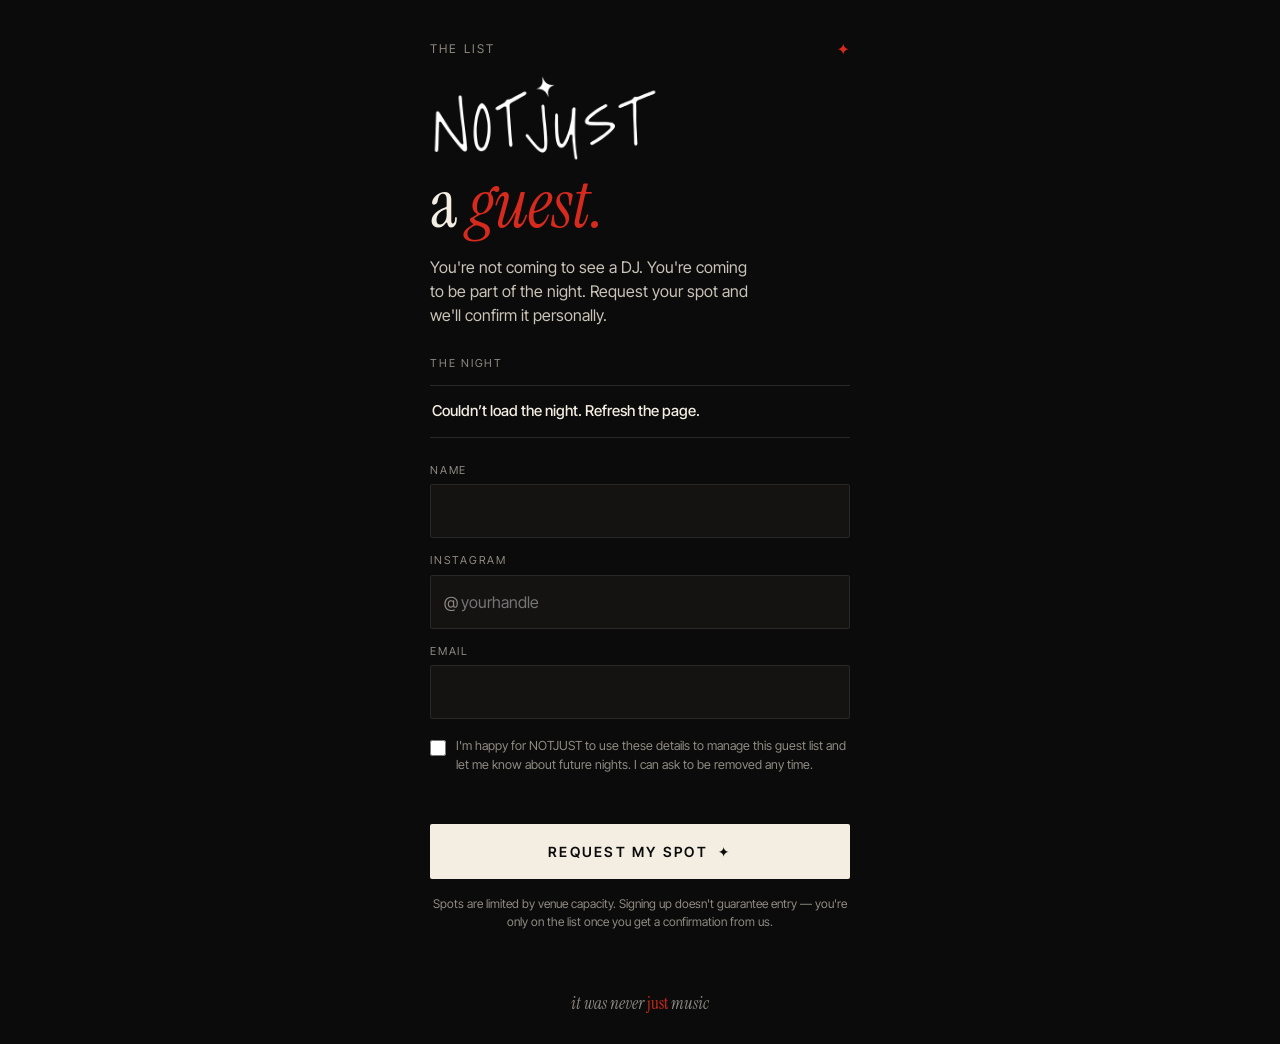
<file: list/index.html>
<!doctype html>
<html lang="en">
<head>
<meta charset="utf-8">
<meta name="viewport" content="width=device-width,initial-scale=1,viewport-fit=cover">
<title>Not Just a Guest — NOTJUST</title>
<link rel="canonical" href="https://www.notjust.music/list/">
<meta name="description" content="Put your name down for the next NOTJUST night.">
<meta property="og:title" content="Not Just a Guest — NOTJUST">
<meta property="og:description" content="Put your name down for the next NOTJUST night.">
<meta property="og:type" content="website">
<meta property="og:url" content="https://www.notjust.music/list/">
<meta property="og:image" content="https://www.notjust.music/assets/og-guest-list-square.jpg?v=2">
<meta property="og:image:width" content="1200">
<meta property="og:image:height" content="1200">
<meta property="og:image" content="https://www.notjust.music/assets/og-guest-list.jpg?v=2">
<meta property="og:image:width" content="1200">
<meta property="og:image:height" content="630">
<meta name="twitter:card" content="summary">
<meta name="twitter:image" content="https://www.notjust.music/assets/og-guest-list-square.jpg?v=2">
<meta name="theme-color" content="#0b0b0b">
<link rel="icon" href="../assets/notjust-favicon.ico" sizes="32x32">
<link rel="apple-touch-icon" sizes="180x180" href="../assets/notjust-apple-touch-icon.png">
<link rel="preconnect" href="https://fonts.googleapis.com">
<link rel="preconnect" href="https://fonts.gstatic.com" crossorigin>
<link href="https://fonts.googleapis.com/css2?family=Instrument+Serif:ital@0;1&family=Inter+Tight:wght@400;500;600&display=swap" rel="stylesheet">
<style>
  :root{
    --bg:#0b0b0b; --ink:#f3ede2; --muted:#8f8a82; --line:#2a2826;
    --red:#d62a1e; --field:#141312;
  }
  *{box-sizing:border-box;margin:0;padding:0}
  html,body{background:var(--bg);color:var(--ink)}
  body{font-family:"Inter Tight",system-ui,sans-serif;min-height:100svh;display:flex;flex-direction:column;
    -webkit-font-smoothing:antialiased;line-height:1.5}
  .wrap{width:100%;max-width:460px;margin:0 auto;padding:40px 20px 32px;flex:1;display:flex;flex-direction:column}
  header{display:flex;justify-content:space-between;align-items:center;font-size:12px;letter-spacing:.18em;text-transform:uppercase}
  .kicker .star{color:var(--red);font-size:16px;letter-spacing:0;line-height:1}
  .hero{margin:0 0 28px}
  .kicker{display:flex;justify-content:space-between;align-items:center;font-size:12px;letter-spacing:.18em;text-transform:uppercase;color:var(--muted);margin-bottom:14px}
  h1{font-family:"Instrument Serif",serif;font-weight:400;font-size:clamp(48px,14vw,68px);line-height:.95;letter-spacing:-.01em}
  h1 em{font-style:italic;color:var(--red)}
  h1 .h1-logo{display:inline-block;width:clamp(170px,52vw,230px);height:auto;margin-bottom:.12em;vertical-align:bottom}
  .lede{margin-top:18px;color:#c9c3b8;font-size:16px;max-width:36ch}
  div.f{font-size:11px;letter-spacing:.16em;text-transform:uppercase;color:var(--muted)}
  .nights{display:flex;flex-direction:column;border-top:1px solid var(--line);margin-bottom:10px}
  .night{display:grid;grid-template-columns:18px 1fr auto;gap:2px 12px;align-items:center;padding:14px 2px;border-bottom:1px solid var(--line);cursor:pointer}
  .night input{grid-row:span 2;accent-color:var(--red);width:16px;height:16px;margin:0}
  .night .n{font-weight:500;font-size:15px}
  .night .t{font-style:normal;font-size:10px;font-weight:600;letter-spacing:.16em;text-transform:uppercase;color:var(--ink);border:1px solid var(--line);border-radius:999px;padding:3px 8px;margin-left:6px;vertical-align:2px;white-space:nowrap}
  .night .d small{display:block;font-size:12px;color:var(--muted);margin-top:2px}
  .night .d{font-size:13px;text-align:right;white-space:nowrap}
  .night .w{grid-column:2 / 4;font-size:12.5px;color:var(--muted)}
  .night .by{font-size:11.5px;color:var(--soft);margin-top:3px}
  .night:has(input:checked) .n{color:var(--red)}
  .single .night{grid-template-columns:1fr auto;cursor:default}
  .single .night input{display:none}
  .single .night .w{grid-column:1 / 3}
  .single .night .n{color:var(--ink)!important}
  .event{border-top:1px solid var(--line);border-bottom:1px solid var(--line);padding:16px 0;margin-bottom:28px;
    display:grid;grid-template-columns:1fr auto;gap:4px 16px;font-size:14px}
  .event .label{color:var(--muted);font-size:11px;letter-spacing:.16em;text-transform:uppercase}
  .event .v{font-weight:500}
  .event .right{text-align:right}
  form{display:flex;flex-direction:column;gap:14px}
  label.f{display:flex;flex-direction:column;gap:6px;font-size:11px;letter-spacing:.16em;text-transform:uppercase;color:var(--muted)}
  .input{position:relative}
  input[type=text],input[type=email],input[type=tel]{width:100%;background:var(--field);border:1px solid var(--line);color:var(--ink);
    font:inherit;font-size:16px;letter-spacing:0;text-transform:none;padding:14px 14px;border-radius:2px;outline:none;transition:border-color .15s}
  input:focus{border-color:var(--ink)}
  .at input{padding-left:30px}
  .at::before{content:"@";position:absolute;left:14px;top:50%;transform:translateY(-50%);color:var(--muted);font-size:16px}
  .back{display:none;font-size:13px;color:var(--soft);margin:2px 0 -2px}
  .back.on{display:block}
  #phone-box[hidden]{display:none}
  #phone-why{margin:-2px 0 0;font-size:11.5px;color:var(--muted);text-transform:none;letter-spacing:0;font-weight:400}
  .back small{display:block;font-size:11.5px;color:var(--muted);margin-top:3px}
  .back #forget,.back #forget:hover{display:inline;width:auto;min-height:0;margin:0 0 0 6px;background:none;border:0;border-radius:0;padding:0;font:inherit;font-size:12.5px;letter-spacing:0;text-transform:none;color:var(--muted);text-decoration:underline;cursor:pointer}
  .consent{display:flex;gap:10px;align-items:flex-start;font-size:12.5px;color:var(--muted);margin-top:4px;cursor:pointer}
  .consent input{margin-top:3px;accent-color:var(--red);width:16px;height:16px;flex:none}
  button{margin-top:8px;background:var(--ink);color:var(--bg);border:0;font:inherit;font-weight:600;font-size:14px;
    letter-spacing:.16em;text-transform:uppercase;padding:17px;border-radius:2px;cursor:pointer;display:flex;justify-content:center;gap:10px;align-items:center;transition:background .15s,color .15s}
  button:hover{background:var(--red);color:var(--ink)}
  button:disabled{opacity:.5;cursor:default}
  .join{display:none;margin-top:26px;padding-top:22px;border-top:1px solid var(--line)}
  .join.on{display:block}
  .join h2{font-size:17px;font-weight:600;color:var(--ink);margin-bottom:6px}
  .join h2 span{color:var(--red)}
  .join p{font-size:14px;color:var(--muted)}
  .join a{display:block;margin-top:14px;text-align:center;background:var(--ink);color:var(--bg);text-decoration:none;font-weight:600;font-size:14px;letter-spacing:.16em;text-transform:uppercase;padding:17px;border-radius:2px}
  .join a:hover{background:var(--red);color:var(--ink)}
  .done .tip{font-size:13.5px;color:var(--muted);border-left:2px solid var(--red);padding-left:12px;margin-top:16px}
  .done .tip strong{color:var(--ink);font-weight:500}
  .note{font-size:12px;color:var(--muted);text-align:center;margin-top:2px}
  .err{color:#ff6b5e;font-size:13px;min-height:1em}
  .done{display:none;text-align:left;margin-top:8px}
  .done .big{font-family:"Instrument Serif",serif;font-size:44px;line-height:1;margin-bottom:14px}
  .done .big em{color:var(--red)}
  .done p{color:#c9c3b8;font-size:15px;margin-bottom:10px}
  .closed{display:none;color:#c9c3b8;font-size:15px}
  footer{padding:28px 20px;text-align:center;font-family:"Instrument Serif",serif;font-style:italic;color:var(--muted);font-size:17px}
  footer span{color:var(--red);font-style:normal}
  .sent .formbox{display:none}.sent .done{display:block}
  .isclosed .formbox{display:none}.isclosed .closed{display:block}
  .loading .night .n{color:var(--muted)!important}
</style>
</head>
<body>
<div class="wrap" id="app">
  <section class="hero">
    <div class="kicker"><span>The list</span><span class="star" aria-hidden="true">✦</span></div>
    <h1 translate="no" class="notranslate"><img class="h1-logo" src="../assets/NOTJUST_logo_blanco.png" alt="Not just"><br>a <em>guest.</em></h1>
    <p class="lede">You're not coming to see a DJ. You're coming to be part of the night. Request your spot and we'll confirm it personally.</p>
  </section>

  <div class="formbox">
    <form id="f" novalidate>
      <div class="f" id="nights-label">Pick your night</div>
      <div class="nights" id="nights" role="radiogroup"></div>
      <p class="back" id="back" aria-live="polite"><span id="back-hi"></span> <button type="button" id="forget">Not you?</button>
        <small>Your details are saved on this device only, so you don't have to type them again.</small></p>
      <label class="f">Name
        <span class="input"><input type="text" name="name" autocomplete="name" required maxlength="80"></span>
      </label>
      <label class="f">Instagram
        <span class="input at"><input type="text" name="instagram" autocomplete="off" autocapitalize="none" required maxlength="40" placeholder="yourhandle"></span>
      </label>
      <label class="f">Email
        <span class="input"><input type="email" name="email" autocomplete="email" required maxlength="120"></span>
      </label>
      <label class="f" id="phone-box" hidden>Mobile <small id="phone-why">needed to reconfirm your spot</small>
        <span class="input"><input type="tel" name="phone" autocomplete="tel" inputmode="tel" maxlength="20" placeholder="+34 600 000 000"></span>
      </label>
      <label class="consent"><input type="checkbox" name="consent" required>
        <span>I'm happy for NOTJUST to use these details to manage this guest list and let me know about future nights. I can ask to be removed any time.</span>
      </label>
      <input type="text" name="website" tabindex="-1" autocomplete="off" style="position:absolute;left:-9999px" aria-hidden="true">
      <div class="err" id="err" role="alert"></div>
      <button type="submit" id="btn">Request my spot <span>✦</span></button>
      <p class="note">Spots are limited by venue capacity. Signing up doesn't guarantee entry — you're only on the list once you get a confirmation from us.</p>
    </form>
  </div>

  <div class="done">
    <div class="big">Request <em>received.</em></div>
    <p id="done-msg"></p>
    <p>Spots are limited, so keep an eye on your email — if you're confirmed, you'll hear from us before the night.</p>
    <p class="tip">Heads up: our confirmation email sometimes lands in <strong>spam</strong> or <strong>promotions</strong>. Check there too, and move it to your inbox so you don't miss the next ones.</p>
    <div class="join" id="join">
      <h2>Don't miss the next one <span>&#x2726;</span></h2>
      <p>New nights and guest lists drop first on our Instagram channel.</p>
      <a id="join-link" href="#" target="_blank" rel="noopener">Join the channel &#x2197;</a>
    </div>
  </div>

  <div class="closed">No lists open right now. Follow <a href="https://instagram.com/notjusttt" style="color:var(--ink)">@notjusttt</a> for the next one.</div>
</div>
<footer translate="no" class="notranslate">it was never <span>just</span> music</footer>

<script>
/* The nights come from the NOTJUST app (Noches): every show with its guest list switched ON
   (the guest picks one). Each one drops out by itself the day after the show. */
const ENDPOINT = "https://script.google.com/macros/s/AKfycbzezos-3isBv-jjVhDLWC-BQgry-fOSSzVqJ54uS6CjPT5HDeGW6JwTzRxVne_Tty9C/exec";

const $ = id => document.getElementById(id);
const app = document.getElementById("app");
let LIVE = [];          // nights open right now
const picked = () => LIVE.filter((_, i) => { const c = document.querySelector('#nights input[value="' + i + '"]'); return !c || c.checked; });
app.classList.add("loading");
$("nights-label").textContent = "The night";
$("nights").classList.add("single");
$("nights").innerHTML = '<div class="night"><span class="n">Loading\u2026</span></div>';
// Optional extras of a show, read from the website's show list: "time" (e.g. "Daytime") and
// "ticketsBy" (the entry ticket is sent by a partner app, e.g. One For One)
const showTimes = fetch("../script.js?t=" + Date.now()).then(r => r.text()).then(js => {
  const out = {};
  JSON.parse(js.match(/\/\*SHOWS-START\*\/([\s\S]*?)\/\*SHOWS-END\*\//)[1])
    .forEach(s => { out[s.date + " | " + s.title] = { time: s.time || "", hours: s.hours || "", by: s.ticketsBy || "", phone: !!s.phone, note: s.note || "" }; });
  // Instagram channel link (script.js: /*CHANNEL*/"..."): shown on the "Request received" screen when set
  const ch = (js.match(/\/\*CHANNEL\*\/"([^"]*)"/) || [])[1] || "";
  if (/^https:\/\/(ig\.me|(www\.)?instagram\.com)\//.test(ch)) { $("join-link").href = ch; $("join").classList.add("on"); }
  return out;
}).catch(() => ({}));
Promise.all([fetch(ENDPOINT + "?action=nights").then(r => r.json()), showTimes])
  .then(([r, times]) => {
    app.classList.remove("loading");
    const live = r.open || (r.next ? [r.next] : []);
    if (!live.length) return app.classList.add("isclosed");
    LIVE = live.map(ev => Object.assign(ev, { phone: !!(times[ev.id] || {}).phone }));
    const many = live.length > 1;
    $("nights-label").textContent = many ? "Pick your nights \u00b7 one or more" : "The night";
    $("nights").classList.toggle("single", !many);
    $("nights").replaceChildren(...live.map((ev, i) => {
      const l = document.createElement("label");
      l.className = "night";
      const r = document.createElement("input");
      r.type = "checkbox"; r.name = "night"; r.value = i; r.checked = !many;   // several nights: none ticked, the guest picks
      const extra = times[ev.id] || {};
      const n = document.createElement("span"); n.className = "n"; n.textContent = ev.name;
      if (extra.time) { const t = document.createElement("em"); t.className = "t"; t.textContent = extra.time; n.append(" ", t); }
      const d = document.createElement("span"); d.className = "d"; d.textContent = ev.when;
      if (extra.hours) { const h = document.createElement("small"); h.textContent = extra.hours; d.append(h); }
      const w = document.createElement("span"); w.className = "w"; w.textContent = [ev.venue, ev.city].filter(Boolean).join(" \u00b7 ");
      l.append(r, n, d, w);
      const by = ev.ticketsBy || extra.by;
      if (by) {   // tell guests up front: their ticket comes from the partner, who gets their name and email
        const b = document.createElement("span"); b.className = "w by";
        b.textContent = "Your ticket is sent by " + by + ". We share your name and email with them for it.";
        l.append(b);
      }
      if (extra.note) {   // e.g. a private night: shown under the night, in the same style
        const o = document.createElement("span"); o.className = "w by"; o.textContent = extra.note; l.append(o);
      }
      return l;
    }));
    needPhone();
  })
  .catch(() => {
    app.classList.remove("loading");
    $("nights").innerHTML = '<div class="night"><span class="n">Couldn\u2019t load the night. Refresh the page.</span></div>';
  });

/* Some nights (marked "phone": true in the website's show list) also ask for a mobile number,
   to reconfirm attendance. The field only appears when one of those nights is picked. */
function needPhone() {
  const on = picked().some(ev => ev.phone);
  $("phone-box").hidden = !on;
  $("f").phone.required = on;
  return on;
}
$("nights").addEventListener("change", needPhone);

/* Returning guests: their own details are remembered on their own phone (never sent anywhere else),
   so the next time the form is already filled in. "Not you?" clears them. */
const SAVED = "nj-guest";
const remember = d => { try { localStorage.setItem(SAVED, JSON.stringify(d)); } catch (_) {} };
const forget = () => { try { localStorage.removeItem(SAVED); } catch (_) {} };
(function prefill() {
  let d = null;
  try { d = JSON.parse(localStorage.getItem(SAVED) || "null"); } catch (_) {}
  if (!d || !d.name || !d.email) return;
  const f = $("f");
  f.name.value = d.name; f.instagram.value = d.ig || ""; f.email.value = d.email; f.phone.value = d.phone || "";
  $("back-hi").textContent = "Welcome back, " + d.name.split(" ")[0] + " \u2726";
  $("back").classList.add("on");
})();
$("forget").onclick = () => {
  forget();
  const f = $("f");
  f.name.value = f.instagram.value = f.email.value = f.phone.value = "";
  $("back").classList.remove("on");
  f.name.focus();
};

$("f").addEventListener("submit", async e => {
  e.preventDefault();
  const f = e.target, err = $("err"), btn = $("btn");
  err.textContent = "";
  if (f.website.value) return;                       // bot trap
  if (!LIVE.length) return err.textContent = "The night is still loading. Try again in a second.";
  const nights = picked();
  if (!nights.length) return err.textContent = "Pick at least one night.";
  const name = f.name.value.trim();
  const ig = f.instagram.value.trim().replace(/^@+/, "").replace(/^https?:\/\/(www\.)?instagram\.com\//i, "").replace(/\/.*$/, "");
  const email = f.email.value.trim();
  if (!name) return err.textContent = "Add your name.";
  if (!/^[a-zA-Z0-9._]{1,30}$/.test(ig)) return err.textContent = "Check your Instagram handle.";
  if (!/^[^\s@]+@[^\s@]+\.[^\s@]+$/.test(email)) return err.textContent = "Check your email.";
  const phone = f.phone.value.trim().replace(/[^\d+]/g, "");
  if (needPhone() && !/^\+?\d{8,15}$/.test(phone)) return err.textContent = "Add your mobile number (with country code, e.g. +34).";
  if (!f.consent.checked) return err.textContent = "Tick the box so we can add you.";

  btn.disabled = true; btn.firstChild.textContent = "Sending ";
  try {
    // One request per night, so each night has its own row in your list
    for (const ev of nights) {
      await fetch(ENDPOINT, { method: "POST", mode: "no-cors", body: new URLSearchParams(Object.assign({ event: ev.event, name, instagram: "@" + ig, email }, ev.phone ? { phone } : {})) });
    }
    remember({ name, ig, email, phone });
    $("done-msg").textContent = "Thanks " + name.split(" ")[0] + " \u2014 we've got your request for " +
      nights.map(ev => ev.name + ", " + ev.when).join(" and ") + ".";
    document.getElementById("app").classList.add("sent");
    window.scrollTo({ top: 0, behavior: "smooth" });
  } catch (_) {
    err.textContent = "Something went wrong. Try again, or DM @notjusttt.";
    btn.disabled = false; btn.firstChild.textContent = "Request my spot ";
  }
});
</script>
</body>
</html>
</file>
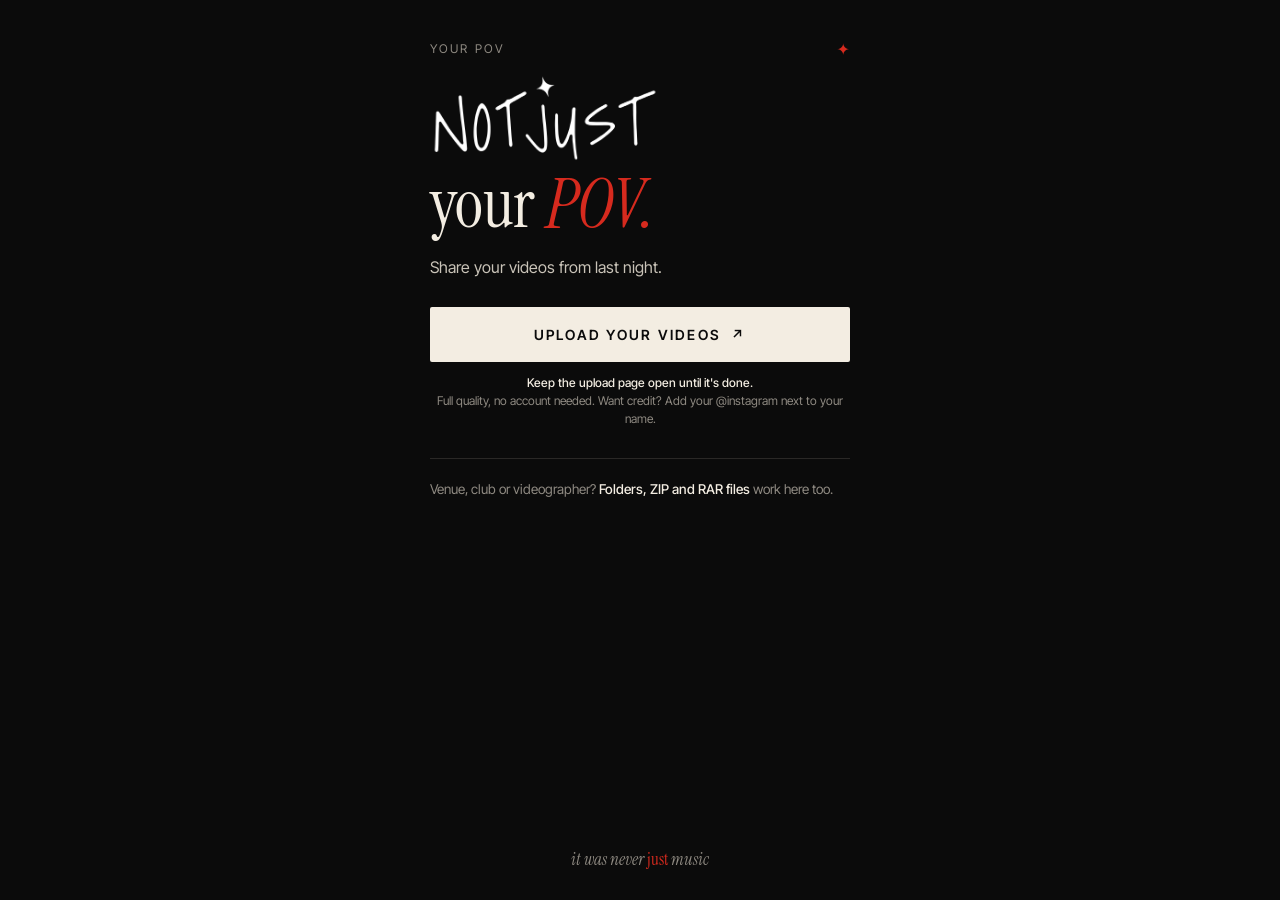
<file: media/index.html>
<!doctype html>
<html lang="en">
<head>
<meta charset="utf-8">
<meta name="viewport" content="width=device-width,initial-scale=1,viewport-fit=cover">
<title>Your POV — NOTJUST</title>
<link rel="canonical" href="https://www.notjust.music/media/">
<meta name="description" content="Share your videos from last night.">
<meta property="og:title" content="Your POV — NOTJUST">
<meta property="og:description" content="Share your videos from last night.">
<meta property="og:type" content="website">
<meta property="og:url" content="https://www.notjust.music/media/">
<meta property="og:image" content="https://www.notjust.music/assets/og-guest-list-square.jpg?v=2">
<meta name="twitter:card" content="summary">
<meta name="theme-color" content="#0b0b0b">
<link rel="icon" href="../assets/notjust-favicon.ico" sizes="32x32">
<link rel="apple-touch-icon" sizes="180x180" href="../assets/notjust-apple-touch-icon.png">
<link rel="preconnect" href="https://fonts.googleapis.com">
<link rel="preconnect" href="https://fonts.gstatic.com" crossorigin>
<link href="https://fonts.googleapis.com/css2?family=Instrument+Serif:ital@0;1&family=Inter+Tight:wght@400;500;600&display=swap" rel="stylesheet">
<style>
  :root{
    --bg:#0b0b0b; --ink:#f3ede2; --muted:#8f8a82; --line:#2a2826;
    --red:#d62a1e; --field:#141312;
  }
  *{box-sizing:border-box;margin:0;padding:0}
  html,body{background:var(--bg);color:var(--ink)}
  body{font-family:"Inter Tight",system-ui,sans-serif;min-height:100svh;display:flex;flex-direction:column;
    -webkit-font-smoothing:antialiased;line-height:1.5}
  .wrap{width:100%;max-width:460px;margin:0 auto;padding:40px 20px 32px;flex:1;display:flex;flex-direction:column}
  .hero{margin:0 0 28px}
  .kicker{display:flex;justify-content:space-between;align-items:center;font-size:12px;letter-spacing:.18em;text-transform:uppercase;color:var(--muted);margin-bottom:14px}
  .kicker .star{color:var(--red);font-size:16px;letter-spacing:0;line-height:1}
  h1{font-family:"Instrument Serif",serif;font-weight:400;font-size:clamp(48px,14vw,68px);line-height:.95;letter-spacing:-.01em}
  h1 em{font-style:italic;color:var(--red)}
  h1 .h1-logo{display:inline-block;width:clamp(170px,52vw,230px);height:auto;margin-bottom:.12em;vertical-align:bottom}
  .lede{margin-top:18px;color:#c9c3b8;font-size:16px;max-width:36ch}
  .f{font-size:11px;letter-spacing:.16em;text-transform:uppercase;color:var(--muted);margin-bottom:6px}
  .nights{display:flex;flex-direction:column;border-top:1px solid var(--line);margin-bottom:22px}
  .night{display:grid;grid-template-columns:18px 1fr auto;gap:2px 12px;align-items:center;padding:14px 2px;border-bottom:1px solid var(--line);cursor:pointer}
  .night input{grid-row:span 2;accent-color:var(--red);width:16px;height:16px;margin:0}
  .night .n{font-weight:500;font-size:15px}
  .night .d{font-size:13px;text-align:right;white-space:nowrap}
  .night .w{grid-column:2 / 4;font-size:12.5px;color:var(--muted)}
  .night:has(input:checked) .n{color:var(--red)}
  .steps{list-style:none;counter-reset:s;margin:0 0 22px;border-top:1px solid var(--line)}
  .steps li{counter-increment:s;display:grid;grid-template-columns:34px 1fr;padding:11px 0;border-bottom:1px solid var(--line);font-size:14.5px;color:#c9c3b8}
  .steps li::before{content:"0" counter(s);font-size:12px;letter-spacing:.16em;color:var(--red);padding-top:2px}
  .steps b{color:var(--ink);font-weight:500}
  a.go{display:flex;justify-content:center;gap:10px;align-items:center;background:var(--ink);color:var(--bg);text-decoration:none;font-weight:600;font-size:14px;
    letter-spacing:.16em;text-transform:uppercase;padding:17px;border-radius:2px;transition:background .15s,color .15s}
  a.go:hover{background:var(--red);color:var(--ink)}
  a.go[aria-disabled=true]{opacity:.45;pointer-events:none}
  .note{font-size:12px;color:var(--muted);text-align:center;margin-top:12px}
  .pro{margin-top:30px;padding-top:20px;border-top:1px solid var(--line);font-size:13.5px;color:var(--muted)}
  .pro b{color:var(--ink);font-weight:500}
  .soon{display:none;color:#c9c3b8;font-size:15px}
  .isoff .box{display:none}.isoff .soon{display:block}
  footer{padding:28px 20px;text-align:center;font-family:"Instrument Serif",serif;font-style:italic;color:var(--muted);font-size:17px}
  footer span{color:var(--red);font-style:normal}
</style>
</head>
<body>
<div class="wrap" id="app">
  <section class="hero">
    <div class="kicker"><span>Your POV</span><span class="star" aria-hidden="true">✦</span></div>
    <h1 translate="no" class="notranslate"><img class="h1-logo" src="../assets/NOTJUST_logo_blanco.png" alt="Not just"><br>your <em>POV.</em></h1>
    <p class="lede">Share your videos from last night.</p>
  </section>

  <div class="box">
    <a class="go" id="go" href="#" target="_blank" rel="noopener" aria-disabled="true">Upload your videos <span>&#x2197;</span></a>
    <p class="note"><b style="color:var(--ink);font-weight:500">Keep the upload page open until it's done.</b><br>Full quality, no account needed. Want credit? Add your @instagram next to your name.</p>
    <p class="pro">Venue, club or videographer? <b>Folders, ZIP and RAR files</b> work here too.</p>
  </div>

  <div class="soon">Uploads open soon. Follow <a href="https://instagram.com/notjusttt" style="color:var(--ink)">@notjusttt</a>.</div>
</div>
<footer translate="no" class="notranslate">it was never <span>just</span> music</footer>

<script>
// One button: opens the Dropbox file request set in script.js (MEDIA_UPLOAD). Empty = "Uploads open soon".
fetch("../script.js?t=" + Date.now()).then(r => r.text()).then(js => {
  const link = (js.match(/\/\*MEDIA\*\/"([^"]*)"/) || [])[1] || "";
  if (!/^https:\/\/(www\.)?dropbox\.com\//.test(link)) throw 0;
  const go = document.getElementById("go");
  go.href = link; go.setAttribute("aria-disabled", "false");
}).catch(() => document.getElementById("app").classList.add("isoff"));
</script>
</body>
</html>
</file>
<file: styles.css>
/* ============================================================
   TOKENS
   ============================================================ */

:root {
  --black: #050505;
  --white: #f4f2ed;
  --cream: #f4f2ed;
  --muted: #979797;
  --red: #ff0000;
  --line: rgba(255, 255, 255, .14);
}


/* ============================================================
   BASE
   ============================================================ */

* {
  box-sizing: border-box;
}

html {
  scroll-behavior: smooth;
}

body {
  margin: 0;
  background: var(--black);
  color: var(--white);
  font-family: Inter, sans-serif;
  overflow-x: hidden;
}

/* The page scrolls (video, then upcoming shows) except while a panel is open. */
html.drawer-open {
  overflow: hidden;
}


/* ============================================================
   NOISE OVERLAY
   ============================================================ */

.noise {
  position: fixed;
  inset: 0;
  z-index: 1000;
  pointer-events: none;
  opacity: .015;
  background-image: url("data:image/svg+xml,%3Csvg viewBox='0 0 180 180' xmlns='http://www.w3.org/2000/svg'%3E%3Cfilter id='n'%3E%3CfeTurbulence type='fractalNoise' baseFrequency='.9' numOctaves='4' stitchTiles='stitch'/%3E%3C/filter%3E%3Crect width='100%25' height='100%25' filter='url(%23n)' opacity='.7'/%3E%3C/svg%3E");
}


/* ============================================================
   UI BASICS
   ============================================================ */

.kicker {
  font: 600 11px/1.3 'IBM Plex Mono', monospace;
  letter-spacing: .24em;
  text-transform: uppercase;
  color: var(--red);
}

.btn {
  padding: 18px 25px;
  font: 700 11px/1 'IBM Plex Mono', monospace;
  text-transform: uppercase;
  letter-spacing: .11em;
  text-decoration: none;
  display: flex;
  align-items: center;
  gap: 35px;
  transition: .25s;
}

.primary {
  background: var(--red);
  color: #090909;
}

.btn:hover {
  transform: translateY(-3px);
}


.social a,
.stage-links a {
  font: 500 10px/1 'IBM Plex Mono', monospace;
  letter-spacing: .12em;
  text-transform: uppercase;
  color: white;
  text-decoration: none;
}

.social a:hover,
.stage-links a:hover {
  color: var(--red);
}


/* ============================================================
   STAGE — single full-screen view
   ============================================================ */

.stage {
  --gutter: clamp(20px, 4vw, 56px);
  position: relative;
  height: 100svh;
  overflow: hidden;
  background: var(--black) url('assets/notjust-reveal-poster.jpg') center/cover no-repeat;
}

.stage-video {
  position: absolute;
  inset: 0;
  width: 100%;
  height: 100%;
  object-fit: cover;
}

/* Keeps the UI legible over the white studio shots without darkening the
   centre of the frame, where the video's subtitles and logo appear. */
.stage-shade {
  position: absolute;
  inset: 0;
  pointer-events: none;
  background:
    linear-gradient(180deg, rgba(0, 0, 0, .55), transparent 22%),
    linear-gradient(0deg, rgba(0, 0, 0, .6), transparent 34%),
    linear-gradient(90deg, rgba(0, 0, 0, .55), transparent 42%);
}

.stage-top {
  position: absolute;
  inset: 0 0 auto;
  z-index: 3;
  display: flex;
  align-items: center;
  justify-content: space-between;
  padding: calc(env(safe-area-inset-top, 0px) + 26px) var(--gutter) 0;
}

.stage-h1 {
  margin: 0;
  font-size: inherit;
  line-height: 0;
}

.stage-mark img {
  display: block;
  width: clamp(120px, 11vw, 160px);
  height: auto;
}

.stage-controls {
  display: flex;
  align-items: center;
  gap: 22px;
}

.stage-book {
  padding: 15px 20px;
  gap: 22px;
}

.sound-toggle,
.menu-toggle {
  display: flex;
  align-items: center;
  gap: 10px;
  padding: 8px 0;
  border: 0;
  background: none;
  color: white;
  font: 600 10px/1 'IBM Plex Mono', monospace;
  letter-spacing: .14em;
  text-transform: uppercase;
  cursor: pointer;
}

.sound-toggle:hover,
.menu-toggle:hover {
  color: var(--red);
}

.sound-bars {
  display: flex;
  align-items: flex-end;
  gap: 2px;
  height: 11px;
}

.sound-bars i {
  width: 2px;
  height: 3px;
  background: currentColor;
  transition: height .3s;
}

.sound-toggle[aria-pressed="true"] .sound-bars i {
  animation: sound-bar .9s ease-in-out infinite alternate;
}

.sound-toggle[aria-pressed="true"] .sound-bars i:nth-child(2) {
  animation-delay: -.3s;
}

.sound-toggle[aria-pressed="true"] .sound-bars i:nth-child(3) {
  animation-delay: -.6s;
}

@keyframes sound-bar {
  from { height: 3px; }
  to { height: 11px; }
}

.menu-toggle {
  display: none;
}

.stage-menu {
  position: absolute;
  top: calc(env(safe-area-inset-top, 0px) + 26px);
  left: 50%;
  z-index: 3;
  height: calc(clamp(120px, 11vw, 160px) * .4);
  display: flex;
  align-items: center;
  gap: clamp(22px, 2.4vw, 40px);
  transform: translateX(-50%);
}

.stage-menu a {
  display: flex;
  align-items: baseline;
  gap: 14px;
  padding: 6px 0;
  color: white;
  text-decoration: none;
  font-size: 14px;
  font-weight: 600;
  line-height: 1;
  letter-spacing: .06em;
  text-transform: uppercase;
  transition: color .2s;
}

/* Numbers only appear in the stacked overlay menu (tablet and mobile). */
.stage-menu a span {
  display: none;
  min-width: 2.2em;
  font: 500 10px/1 'IBM Plex Mono', monospace;
  letter-spacing: .08em;
  color: var(--red);
}

.stage-menu a:hover,
.stage-menu a:focus-visible,
.stage-menu a[aria-current="true"] {
  color: var(--red);
}

.stage-menu a[hidden] {
  display: none;
}

.menu-book {
  display: none;
}

.stage-foot {
  position: absolute;
  inset: auto var(--gutter) calc(env(safe-area-inset-bottom, 0px) + 26px);
  z-index: 3;
  display: flex;
  align-items: flex-end;
  justify-content: space-between;
  gap: 20px;
  pointer-events: none;
}

.stage-foot > * {
  pointer-events: auto;
}

.stage-foot p {
  margin: 0;
  font: 500 9px/1 'IBM Plex Mono', monospace;
  letter-spacing: .08em;
  color: rgba(255, 255, 255, .6);
}

.stage-links {
  display: flex;
  flex-wrap: wrap;
  gap: 12px 24px;
  order: 2;
}


/* ============================================================
   UPCOMING SHOWS — carousel below the video
   ============================================================ */

.stage-cue {
  position: absolute;
  left: 50%;
  bottom: calc(env(safe-area-inset-bottom, 0px) + 24px);
  z-index: 3;
  display: flex;
  align-items: center;
  gap: 10px;
  transform: translateX(-50%);
  color: white;
  text-decoration: none;
  font: 600 13px/1 'IBM Plex Mono', monospace;
  letter-spacing: .16em;
  text-transform: uppercase;
  white-space: nowrap;
}

.stage-cue span {
  color: var(--red);
  font-size: 17px;
  animation: cue-bounce 1.8s ease-in-out infinite;
}

.stage-cue:hover {
  color: var(--red);
}

@keyframes cue-bounce {
  50% { transform: translateY(4px); }
}

.shows {
  --gutter: clamp(20px, 4vw, 56px);
  --tile: clamp(220px, 24vw, 340px);
  --gap: clamp(16px, 2vw, 28px);
  padding: clamp(56px, 8vw, 110px) 0 clamp(48px, 6vw, 88px);
  background: #0d0d0d;
}

.shows-viewport {
  overflow-x: auto;
  overscroll-behavior-x: contain;
  scrollbar-width: none;
  cursor: grab;
}

.shows-viewport::-webkit-scrollbar {
  display: none;
}

.shows-viewport.is-dragging {
  cursor: grabbing;
  user-select: none;
}

.shows-track {
  display: flex;
  gap: var(--gap);
  width: max-content;
  padding-inline: var(--gutter);
}

/* Looping carousel (driven by script.js): the list is rendered three times, so
   side padding would break the seamless jump between copies. */
.shows-track.is-loop {
  padding-inline: 0;
}

.show img {
  -webkit-user-drag: none;
}

.show {
  flex: none;
  width: var(--tile);
  color: inherit;
  text-decoration: none;
}

.show figure {
  margin: 0;
  aspect-ratio: 4 / 5;
  overflow: hidden;
  background: #151515;
}

.show img {
  display: block;
  width: 100%;
  height: 100%;
  object-fit: cover;
  transition: transform .7s cubic-bezier(.2, .7, .2, 1);
}

.show:hover img {
  transform: scale(1.04);
}

.show-date {
  margin: 18px 0 8px;
  font: 600 11px/1 'IBM Plex Mono', monospace;
  letter-spacing: .14em;
  text-transform: uppercase;
  color: var(--red);
}

.show h3 {
  margin: 0 0 6px;
  font-size: 17px;
  font-weight: 600;
  letter-spacing: -.02em;
  line-height: 1.25;
}

.show-city {
  margin: 0;
  font: 500 10px/1.3 'IBM Plex Mono', monospace;
  letter-spacing: .1em;
  text-transform: uppercase;
  color: #8a8a8a;
}

.show-poster {
  position: relative;
  height: 100%;
  display: flex;
  flex-direction: column;
  justify-content: space-between;
  /* Sized from the card width so the poster reads the same on phones. */
  padding: calc(var(--tile) * .075) calc(var(--tile) * .07);
  background:
    radial-gradient(ellipse at 15% 110%, rgba(255, 0, 0, .35), transparent 60%),
    #050505;
  border: 1px solid rgba(255, 255, 255, .1);
  transition: transform .7s cubic-bezier(.2, .7, .2, 1);
}

.show:hover .show-poster {
  transform: scale(1.02);
}

.show-poster-date {
  font: 600 max(8px, calc(var(--tile) * .038))/1 'IBM Plex Mono', monospace;
  letter-spacing: .16em;
  text-transform: uppercase;
  color: var(--red);
}

.show-poster strong {
  font-size: calc(var(--tile) * .15);
  font-weight: 800;
  line-height: .92;
  letter-spacing: -.05em;
  text-transform: uppercase;
  overflow-wrap: anywhere;
}

.show-poster-venue {
  padding-top: calc(var(--tile) * .04);
  border-top: 1px solid var(--red);
  font: 600 max(7px, calc(var(--tile) * .032))/1.6 'IBM Plex Mono', monospace;
  letter-spacing: .14em;
  text-transform: uppercase;
  color: rgba(255, 255, 255, .8);
}

.date-short {
  display: none;
}

/* Shows with a ticket link: the whole card opens the ticket page in a new tab. */
.show-date {
  display: flex;
  justify-content: space-between;
  gap: 10px;
}

.show-tix {
  flex: none;
  color: var(--white);
}

a.show:hover .show-tix {
  color: var(--red);
}

.show-name,
.show-venue {
  display: none;
}

.show h3 .nowrap {
  white-space: nowrap;
}

a.show:hover h3 {
  color: var(--red);
}

.shows-title {
  margin: clamp(36px, 5vw, 64px) 0 0;
  padding-inline: var(--gutter);
  font-size: clamp(2rem, 4.4vw, 4rem);
  font-weight: 800;
  line-height: .95;
  letter-spacing: -.05em;
  text-transform: uppercase;
}


/* ============================================================
   DRAWER — panels with the full press-kit content
   ============================================================ */

.drawer {
  --pad: clamp(22px, 5vw, 96px);
  position: fixed;
  inset: auto 0 0;
  width: 100%;
  max-width: 100%;
  height: 75dvh;
  max-height: 75dvh;
  margin: 0;
  padding: 0;
  border: 0;
  border-top: 1px solid rgba(255, 255, 255, .14);
  background: var(--black);
  color: var(--white);
  overflow: hidden;
  transform: translateY(100%);
  transition: transform .55s cubic-bezier(.2, .7, .2, 1);
}

.drawer[open] {
  display: flex;
  flex-direction: column;
}

.drawer.is-open {
  transform: none;
}

.drawer::backdrop {
  background: rgba(0, 0, 0, 0);
  transition: background .55s;
}

.drawer.is-open::backdrop {
  background: rgba(0, 0, 0, .5);
}

.drawer-bar {
  flex: 0 0 auto;
  display: flex;
  align-items: center;
  justify-content: space-between;
  padding: 18px var(--pad);
  border-bottom: 1px solid rgba(255, 255, 255, .14);
}

.drawer-label {
  margin: 0;
  font: 600 11px/1 'IBM Plex Mono', monospace;
  letter-spacing: .2em;
  text-transform: uppercase;
  color: var(--red);
}

.drawer-close {
  display: flex;
  align-items: center;
  gap: 10px;
  border: 0;
  background: none;
  color: white;
  font: 600 10px/1 'IBM Plex Mono', monospace;
  letter-spacing: .14em;
  text-transform: uppercase;
  cursor: pointer;
}

.drawer-close span {
  font: 300 28px/.6 Inter, sans-serif;
}

.drawer-close:hover {
  color: var(--red);
}

.drawer-scroll {
  flex: 1 1 auto;
  overflow-y: auto;
  padding-bottom: env(safe-area-inset-bottom, 0px);
  overscroll-behavior: contain;
}

.panel {
  min-height: 100%;
  display: flex;
  flex-direction: column;
}

.panel[hidden] {
  display: none;
}

.panel > :last-child {
  flex: 1 0 auto;
}

.drawer .section {
  padding: 56px var(--pad) 64px;
}

.drawer .panel > .section:first-child {
  border-top: 0;
}

.drawer .section-title {
  margin-bottom: 48px;
}

.drawer .section h2 {
  font-size: clamp(2.4rem, 5vw, 4.4rem);
}

.drawer .about-layout {
  grid-template-columns: minmax(0, .85fr) minmax(0, 1fr);
  gap: 48px;
  align-items: start;
}

.drawer .artist-image {
  min-height: 520px;
}

.drawer .manifesto {
  margin: 64px calc(-1 * var(--pad)) 48px;
  padding-inline: var(--pad);
}

.drawer .sound-grid article {
  padding: 32px;
  min-height: 250px;
}

.drawer .sound-grid h3 {
  margin-top: 60px;
}

.drawer .performance-photo {
  top: 32px;
  min-height: 0;
}

.drawer .performance-photo img {
  height: 480px;
  min-height: 0;
}

.drawer .gallery-grid {
  grid-template-rows: repeat(2, 320px) 540px;
}

.drawer .gallery-item.wide {
  min-height: 0;
}

.drawer .contact {
  min-height: 100%;
  padding: 72px var(--pad);
}

.drawer .contact h2 {
  font-size: clamp(3rem, 7vw, 6rem);
}


/* ============================================================
   SECTION SHELL
   ============================================================ */

.section {
  position: relative;
  padding: 145px 8vw;
  border-top: 1px solid var(--line);
}

.section-index {
  position: absolute;
  top: 45px;
  right: 4vw;
  font: 500 11px/1 'IBM Plex Mono', monospace;
  color: #555;
}

.section-title {
  margin-bottom: 80px;
}

.section h2 {
  font-size: clamp(3rem, 6.5vw, 6.5rem);
  line-height: .9;
  letter-spacing: -.07em;
  margin: 20px 0 0;
  max-width: 1100px;
}


/* ============================================================
   ABOUT
   ============================================================ */

.about,
.rider {
  background: var(--black);
  color: var(--white);
}

.about-layout {
  display: grid;
  grid-template-columns: minmax(300px, .8fr) 1fr;
  gap: 8vw;
  align-items: center;
}

.artist-image {
  margin: 0;
  min-height: 660px;
  background: url('assets/artist.webp') center 42%/cover;
  position: relative;
}

.image-tag {
  position: absolute;
  left: -1px;
  bottom: -1px;
  background: var(--red);
  color: black;
  padding: 16px 20px;
  font: 700 10px/1.5 'IBM Plex Mono', monospace;
  text-transform: uppercase;
  letter-spacing: .08em;
}

.bio {
  max-width: 670px;
}

.bio p {
  font-size: 16px;
  line-height: 1.9;
  color: #5b5754;
}

.bio .lead {
  font-size: 16px;
  line-height: 1.9;
  color: #171514;
  font-weight: 600;
}

.inline-wordmark {
  display: inline-block;
  width: 3.1em;
  height: auto;
  margin: 0 .08em;
  vertical-align: -.16em;
}

.about .bio p {
  color: #aaa;
}

.about .bio .lead {
  color: white;
  border-left: 2px solid var(--red);
  padding-left: 18px;
}


/* ============================================================
   STATS
   ============================================================ */

.stats {
  display: grid;
  gap: 25px;
  border-top: 1px solid var(--line);
  margin-top: 55px;
  padding-top: 35px;
}

.stats-two {
  grid-template-columns: repeat(2, minmax(0, 1fr));
  max-width: 440px;
}

.stats strong {
  display: block;
  font-size: clamp(2.7rem, 5vw, 5rem);
  letter-spacing: -.06em;
  color: var(--red);
}

.stats span {
  font: 500 10px/1.4 'IBM Plex Mono', monospace;
  text-transform: uppercase;
  letter-spacing: .1em;
  color: #777;
}


/* ============================================================
   SOUND
   ============================================================ */

.sound {
  --line: rgba(5, 5, 5, .16);
  background: var(--cream);
  color: var(--black);
}

.sound .section-index,
.sound .sound-grid p {
  color: #5b5754;
}

.sound .manifesto p {
  -webkit-text-stroke-color: rgba(5, 5, 5, .35);
}

.sound-grid {
  display: grid;
  grid-template-columns: repeat(3, 1fr);
  border: 1px solid var(--line);
}

.sound-grid article {
  padding: 45px;
  min-height: 300px;
  border-right: 1px solid var(--line);
}

.sound-grid article:last-child {
  border: 0;
}

.sound-grid article > span {
  font: 500 10px/1 'IBM Plex Mono', monospace;
  color: var(--red);
}

.sound-grid h3 {
  font-size: clamp(1.7rem, 2.6vw, 3rem);
  margin: 85px 0 18px;
  letter-spacing: -.04em;
}

.sound-grid p {
  color: #888;
  line-height: 1.7;
  max-width: 300px;
}


/* ============================================================
   MANIFESTO
   ============================================================ */

.manifesto {
  overflow: hidden;
  margin: 100px -8vw 65px;
  white-space: nowrap;
  display: flex;
  gap: 60px;
  border-block: 1px solid var(--line);
  padding: 30px 4vw;
}

.manifesto p {
  font-size: clamp(2.8rem, 6vw, 7rem);
  letter-spacing: -.07em;
  margin: 0;
  color: transparent;
  -webkit-text-stroke: 1px #4f4f4f;
}

.manifesto p:nth-child(2) {
  color: var(--red);
  -webkit-text-stroke: 0;
}


/* ============================================================
   FEATURED MIX
   ============================================================ */

.feature-mix {
  display: flex;
  align-items: center;
  justify-content: space-between;
  background: var(--red);
  color: black;
  text-decoration: none;
  padding: 36px 45px;
  max-width: 700px;
  margin-left: auto;
}

.feature-mix small {
  display: block;
  font: 700 9px/1 'IBM Plex Mono', monospace;
  text-transform: uppercase;
  letter-spacing: .14em;
  margin-bottom: 12px;
}

.feature-wordmark {
  display: block;
  width: clamp(150px, 21vw, 240px);
  height: auto;
}

.play-circle {
  width: 70px;
  height: 70px;
  border: 1px solid black;
  border-radius: 50%;
  display: grid;
  place-items: center;
}


/* ============================================================
   INTERNATIONAL / WORLD
   ============================================================ */

.international {
  min-height: 950px;
  overflow: hidden;
}

.world {
  height: 520px;
  position: relative;
  display: grid;
  place-items: center;
}

.world-core {
  width: 185px;
  height: 185px;
  border-radius: 50%;
  background: var(--red);
  color: black;
  display: grid;
  place-content: center;
  text-align: center;
  font: 700 36px/.9 'IBM Plex Mono', monospace;
  box-shadow: 0 0 130px rgba(255, 0, 0, .25);
}

.world-core small {
  font-size: 8px;
  letter-spacing: .2em;
}

.world-orbit {
  position: absolute;
  width: min(80vw, 760px);
  height: min(80vw, 760px);
  border: 1px solid #222;
  border-radius: 50%;
  animation: orbit 30s linear infinite;
}

.world-orbit:after,
.world-orbit:before {
  content: "";
  position: absolute;
  inset: 14%;
  border: 1px solid #181818;
  border-radius: 50%;
}

.world-orbit:after {
  inset: 29%;
}

@keyframes orbit {
  to {
    transform: rotate(360deg);
  }
}

.country-cloud {
  position: absolute;
  inset: 0;
}

.country-button {
  position: absolute;
  background: #090909;
  border: 1px solid #333;
  color: white;
  padding: 13px 18px;
  font: 600 10px/1 'IBM Plex Mono', monospace;
  text-transform: uppercase;
  letter-spacing: .08em;
  cursor: pointer;
  transition: .25s;
}

.country-button:hover,
.country-button.active {
  background: var(--red);
  border-color: var(--red);
  color: black;
  transform: scale(1.06);
}

.hint {
  text-align: center;
  color: #555;
  font: 500 9px/1 'IBM Plex Mono', monospace;
  text-transform: uppercase;
  letter-spacing: .16em;
}


/* ============================================================
   PERFORMANCES
   ============================================================ */

.performance-layout {
  display: grid;
  grid-template-columns: minmax(0, 1.25fr) minmax(320px, .75fr);
  gap: 5vw;
  align-items: start;
}

.year-tabs {
  display: flex;
  border-bottom: 1px solid var(--line);
  margin-bottom: 35px;
}

.year-tabs button {
  background: none;
  border: 0;
  border-bottom: 2px solid transparent;
  color: #555;
  padding: 18px 34px;
  font: 700 17px/1 'IBM Plex Mono', monospace;
  cursor: pointer;
}

.year-tabs button.active {
  color: var(--red);
  border-color: var(--red);
}

.events {
  display: grid;
  grid-template-columns: 1fr 1fr;
}

.event {
  padding: 30px 22px;
  border-bottom: 1px solid var(--line);
  display: grid;
  grid-template-columns: 42px 1fr;
  gap: 18px;
  align-items: center;
}

.event:nth-child(odd) {
  border-right: 1px solid var(--line);
}

.event.highlight {
  background: #0e0e0e;
}

.event.highlight {
  box-shadow: inset 3px 0 var(--red);
}

.event-index {
  font: 500 10px/1 'IBM Plex Mono', monospace;
  color: #555;
}

.event h3 {
  font-size: 17px;
  margin: 0 0 8px;
}

.event p {
  font: 500 10px/1.3 'IBM Plex Mono', monospace;
  color: #777;
  margin: 0;
}

.performance-photo {
  margin: 0;
  position: sticky;
  top: 110px;
  overflow: hidden;
  min-height: 620px;
}

.performance-photo img {
  width: 100%;
  height: 100%;
  min-height: 620px;
  object-fit: cover;
  transition: transform .8s ease;
}

.performance-photo:hover img {
  transform: scale(1.035);
}


/* ============================================================
   GALLERY
   ============================================================ */

.gallery {
  background: #090909;
}

.gallery-grid {
  display: grid;
  grid-template-columns: 1.05fr .95fr;
  grid-template-rows: repeat(2, minmax(280px, 36vw));
  gap: 14px;
}

.gallery-item {
  padding: 0;
  border: 0;
  background: #111;
  overflow: hidden;
  cursor: zoom-in;
}

.gallery-item.tall {
  grid-row: 1/3;
}

.gallery-item.wide {
  grid-column: 1/-1;
  grid-row: 3;
  min-height: min(90svh, 900px);
}

.gallery-item img {
  width: 100%;
  height: 100%;
  display: block;
  object-fit: cover;
  transition: transform .75s cubic-bezier(.2, .7, .2, 1), filter .4s;
}

.gallery-item:hover img {
  transform: scale(1.045);
  filter: brightness(1.08);
}


/* ============================================================
   RESIDENCIES
   ============================================================ */

.residencies {
  background: #0a0a0a;
}

.residency-grid {
  display: grid;
  grid-template-columns: 1fr 1fr;
  border-top: 1px solid var(--line);
}

.residency-grid article {
  padding: 45px 0;
  display: grid;
  grid-template-columns: 70px 1fr auto;
  align-items: center;
  border-bottom: 1px solid var(--line);
}

.residency-grid article:nth-child(odd) {
  padding-right: 35px;
}

.residency-grid article:nth-child(even) {
  padding-left: 35px;
  border-left: 1px solid var(--line);
}

.res-number {
  font: 500 10px/1 'IBM Plex Mono', monospace;
  color: var(--red);
}

.residency-grid h3 {
  margin: 0 0 8px;
  font-size: 22px;
}

.residency-grid p,
.residency-grid span {
  margin: 0;
  color: #777;
  font: 500 10px/1.3 'IBM Plex Mono', monospace;
}


/* ============================================================
   TECHNICAL RIDER
   ============================================================ */

.rider-list {
  display: grid;
  grid-template-columns: 1fr;
  margin: 0;
  padding: 0;
  list-style: none;
  border-top: 1px solid var(--line);
}

.rider-list li {
  display: grid;
  grid-template-columns: 90px 1fr;
  align-items: center;
  gap: 20px;
  min-height: 100px;
  padding: 24px 30px 24px 0;
  border-bottom: 1px solid var(--line);
  font-size: clamp(1rem, 1.7vw, 1.3rem);
}

.rider-list li:nth-child(even) {
  padding-left: 0;
}

.rider-quantity {
  color: var(--red);
  font: 600 14px/1 'IBM Plex Mono', monospace;
  letter-spacing: .08em;
}


/* ============================================================
   CONTACT
   ============================================================ */

.contact {
  position: relative;
  min-height: 100svh;
  display: flex;
  align-items: center;
  padding: 120px 8vw;
  overflow: hidden;
}

.contact-photo {
  position: absolute;
  inset: 0;
  background: url('assets/sls-88.webp') center 40%/cover no-repeat;
}

.contact-overlay {
  position: absolute;
  inset: 0;
  background: linear-gradient(90deg, #000 8%, rgba(0, 0, 0, .82) 52%, rgba(0, 0, 0, .25));
}

.contact-content {
  position: relative;
  z-index: 2;
}

.contact h2 {
  font-size: clamp(4rem, 9vw, 9rem);
  line-height: .82;
  letter-spacing: -.075em;
  margin: 25px 0 55px;
}

.contact h2 em {
  color: var(--red);
  font-style: normal;
}

.contact-email {
  font: 600 clamp(12px, 1.2vw, 15px)/1 'IBM Plex Mono', monospace;
  letter-spacing: .11em;
  text-transform: uppercase;
  color: white;
  text-decoration: none;
  border-bottom: 1px solid #777;
  padding-bottom: 10px;
}

.contact-email:hover {
  color: var(--red);
}

.social {
  display: flex;
  flex-wrap: wrap;
  gap: 16px 30px;
  margin-top: 55px;
}


/* ============================================================
   LIGHTBOX
   ============================================================ */

.lightbox {
  width: 100vw;
  height: 100vh;
  max-width: none;
  max-height: none;
  border: 0;
  background: rgba(0, 0, 0, .94);
  padding: 6vh 6vw;
}

.lightbox::backdrop {
  background: rgba(0, 0, 0, .94);
}

.lightbox img {
  display: block;
  width: 100%;
  height: 100%;
  object-fit: contain;
}

.lightbox button {
  position: fixed;
  right: 25px;
  top: 18px;
  border: 0;
  background: none;
  color: white;
  font: 300 44px/1 Inter;
  cursor: pointer;
  z-index: 2;
}


/* ============================================================
   REVEAL ANIMATION
   ============================================================ */

.reveal {
  opacity: 0;
  transform: translateY(35px);
  transition: opacity .8s ease, transform .8s ease;
}

.reveal.visible {
  opacity: 1;
  transform: none;
}

@media (prefers-reduced-motion: reduce) {
  * {
    scroll-behavior: auto !important;
    animation: none !important;
    transition: none !important;
  }
}


/* ============================================================
   RESPONSIVE — MAX 1000px
   ============================================================ */

@media (max-width: 1000px) {
  .performance-layout {
    grid-template-columns: 1fr;
  }

  .performance-photo {
    position: relative;
    top: auto;
    min-height: 560px;
  }

  .performance-photo img {
    min-height: 560px;
  }

  .drawer .performance-photo {
    top: auto;
  }
}


/* ============================================================
   RESPONSIVE — MAX 850px
   ============================================================ */

@media (max-width: 850px) {
  .section {
    padding: 105px 6vw;
  }

  .section-title {
    margin-bottom: 55px;
  }

  .about-layout {
    grid-template-columns: 1fr;
  }

  .artist-image {
    min-height: 530px;
  }

  .stats-two {
    max-width: none;
  }

  .stats strong {
    font-size: 12vw;
  }

  .sound-grid {
    grid-template-columns: 1fr;
  }

  .sound-grid article {
    border-right: 0;
    border-bottom: 1px solid var(--line);
    min-height: 240px;
  }

  .sound-grid h3 {
    margin-top: 55px;
  }

  .manifesto {
    margin-top: 65px;
  }

  .feature-mix {
    padding: 28px;
  }

  .play-circle {
    width: 55px;
    height: 55px;
  }

  .international {
    min-height: 850px;
  }

  .world {
    height: 480px;
  }

  .world-orbit {
    width: 500px;
    height: 500px;
  }

  .country-button {
    padding: 11px;
    font-size: 8px;
  }

  .events {
    grid-template-columns: 1fr;
  }

  .event:nth-child(odd) {
    border-right: 0;
  }

  .event {
    grid-template-columns: 35px 1fr auto;
    padding: 28px 12px;
  }

  .performance-photo,
  .performance-photo img {
    min-height: 460px;
  }

  .gallery-grid {
    grid-template-columns: 1fr;
    grid-template-rows: repeat(3, 70vh);
  }

  .gallery-item.tall {
    grid-row: auto;
  }

  .gallery-item.wide {
    grid-column: auto;
    grid-row: auto;
    min-height: 70svh;
  }

  .residency-grid {
    grid-template-columns: 1fr;
  }

  .residency-grid article:nth-child(n) {
    padding: 35px 0;
    border-left: 0;
  }

  .residency-grid article {
    grid-template-columns: 40px 1fr;
    gap: 8px;
  }

  .residency-grid article > span {
    grid-column: 2;
    margin-top: 9px;
  }

  .contact {
    padding: 100px 7vw;
  }

  .contact-photo {
    background-position: 58% center;
  }

  .contact-overlay {
    background: rgba(0, 0, 0, .72);
  }


  .btn {
    gap: 20px;
  }
}


/* ============================================================
   INTERACTIVE WORLD MAP
   ============================================================ */

.international {
  min-height: auto;
  overflow: hidden;
}

.world-map-wrap {
  position: relative;
  width: 100%;
  max-width: 1400px;
  margin: 0 auto 28px;
  padding: 0;
  border: 0;
  background: none;
}

.world-map {
  display: block;
  width: 100%;
  height: auto;
  overflow: visible;
}

/* Sin recuadro: la retícula interior ya no tiene contenedor, se oculta.
   Para recuperarla, cambiar a display: block. */
.map-grid {
  display: none;
}

.map-grid path {
  fill: none;
  stroke: rgba(255, 255, 255, .045);
  stroke-width: 1;
}

.country-shape {
  fill: #1a1a1a;
  stroke: rgba(255, 255, 255, .09);
  stroke-width: .75;
  stroke-linejoin: round;
  vector-effect: non-scaling-stroke;
  transition: fill .25s, stroke .25s, filter .25s;
  shape-rendering: geometricPrecision;
  outline: none;
}

.country-shape.played {
  fill: var(--red);
  stroke: rgba(255, 255, 255, .55);
  cursor: pointer;
  filter: drop-shadow(0 0 6px rgba(255, 0, 0, .35));
}

.country-shape.played:hover,
.country-shape.played.active,
.country-shape.played:focus-visible {
  fill: #ff0000;
  stroke: white;
  filter: drop-shadow(0 0 12px rgba(255, 0, 0, .75));
}

.map-label {
  cursor: pointer;
  outline: none;
}

.map-label line {
  stroke: rgba(255, 0, 0, .65);
  stroke-width: 1;
  vector-effect: non-scaling-stroke;
}

.map-label circle {
  fill: var(--red);
  stroke: #fff;
  stroke-width: 1;
  vector-effect: non-scaling-stroke;
  filter: drop-shadow(0 0 5px rgba(255, 0, 0, .75));
}

/* font-size va en unidades del viewBox (1200 de ancho), así que escala con el
   mapa. Los tramos de abajo lo compensan para que el texto renderizado se
   mantenga entre ~7 y ~13 px reales. Techo sin solapes: 25 aquí, 28 en móvil. */
.map-label text {
  fill: #f4f2ed;
  font: 600 12px 'IBM Plex Mono', monospace;
  letter-spacing: .08em;
  paint-order: stroke;
  stroke: #050505;
  stroke-width: 4px;
  stroke-linejoin: round;
}

.map-label:hover text,
.map-label.active text,
.map-label:focus-visible text {
  fill: var(--red);
}

.map-label:hover circle,
.map-label.active circle,
.map-label:focus-visible circle {
  r: 7;
  fill: white;
}

.international .hint {
  margin-top: 22px;
}


/* ============================================================
   INTERACTIVE WORLD MAP — MAX 1100px
   ============================================================ */

@media (max-width: 1100px) {
  .map-label text {
    font-size: 15px;
    stroke-width: 5px;
  }
}


/* ============================================================
   INTERACTIVE WORLD MAP — MAX 850px
   ============================================================ */

@media (max-width: 850px) {
  .world-map-wrap {
    padding: 0;
    margin-inline: -6vw;
    width: auto;
  }

  .map-label text {
    font-size: 22px;
    letter-spacing: .03em;
    stroke-width: 7px;
  }

  .map-label line {
    stroke-width: 1.5;
  }

  .map-label circle {
    r: 8;
  }

  .international {
    min-height: auto;
  }

  .international .section-title {
    margin-bottom: 42px;
  }
}


/* ============================================================
   BOOKING MODAL
   ============================================================ */

button.btn {
  border: 0;
  cursor: pointer;
  font-family: 'IBM Plex Mono', monospace;
}

.contact-actions {
  display: flex;
  align-items: center;
  flex-wrap: wrap;
  gap: 20px 40px;
}

.booking {
  width: min(1140px, 94vw);
  max-width: none;
  max-height: 92vh;
  padding: 0;
  border: 1px solid var(--line);
  background: #0b0b0b;
  color: var(--white);
  overflow: auto;
}

.booking::backdrop {
  background: rgba(0, 0, 0, .88);
}

.booking-inner {
  padding: 42px clamp(24px, 4vw, 54px) 34px;
}

.booking h2 {
  font-size: clamp(2.2rem, 5vw, 3.4rem);
  line-height: .9;
  letter-spacing: -.05em;
  margin: 14px 0 10px;
}

.booking h2 em {
  color: var(--red);
  font-style: normal;
}

.booking-intro {
  color: var(--muted);
  font-size: .95rem;
  margin: 0 0 28px;
  max-width: 46ch;
}

.booking-close {
  position: absolute;
  top: 10px;
  right: 18px;
  border: 0;
  background: none;
  color: white;
  font: 300 38px/1 Inter;
  cursor: pointer;
  z-index: 2;
}

.booking-close:hover {
  color: var(--red);
}

.booking-form {
  display: grid;
  grid-template-columns: minmax(0, 1fr) 330px;
  gap: 42px;
  align-items: start;
}

.form-fields {
  display: grid;
  grid-template-columns: 1fr 1fr;
  gap: 19px;
}

.form-fields .full {
  grid-column: 1 / -1;
}

.form-side {
  display: flex;
  flex-direction: column;
  gap: 22px;
  padding-left: 42px;
  border-left: 1px solid var(--line);
  align-self: stretch;
}

.honeypot {
  position: absolute;
  left: -9999px;
  opacity: 0;
  pointer-events: none;
}

.field {
  display: flex;
  flex-direction: column;
  gap: 9px;
}

.field label {
  font: 600 10px/1 'IBM Plex Mono', monospace;
  text-transform: uppercase;
  letter-spacing: .12em;
  color: var(--muted);
}

.field input,
.field textarea {
  width: 100%;
  padding: 14px 15px;
  border: 1px solid var(--line);
  background: rgba(255, 255, 255, .03);
  color: var(--white);
  font: 400 .95rem/1.45 Inter, sans-serif;
  border-radius: 0;
  transition: border-color .2s, background .2s;
}

.field textarea {
  resize: vertical;
  min-height: 96px;
}

.field input::placeholder,
.field textarea::placeholder {
  color: #5d5d5d;
}

.field input:focus,
.field textarea:focus {
  outline: 0;
  border-color: var(--red);
  background: rgba(255, 255, 255, .06);
}

.form-status {
  margin: 0;
  font: 500 12px/1.5 'IBM Plex Mono', monospace;
  min-height: 1em;
}

.form-status.sending {
  color: var(--muted);
}

.form-status.ok {
  color: var(--red);
}

.form-status.error {
  color: #ff7b7b;
}

.form-status a {
  color: inherit;
}

.booking-actions {
  display: flex;
  flex-direction: column;
  align-items: flex-start;
  gap: 18px;
  margin-top: auto;
}

.booking-actions .btn {
  width: 100%;
  justify-content: space-between;
  gap: 20px;
}

.booking-actions .btn:disabled {
  opacity: .55;
  cursor: wait;
  transform: none;
}

.booking-alt {
  font: 500 11px/1 'IBM Plex Mono', monospace;
  text-transform: uppercase;
  letter-spacing: .11em;
  color: var(--muted);
  text-decoration: none;
}

.booking-alt:hover {
  color: var(--white);
}

@media (max-width: 980px) {
  .booking-form {
    grid-template-columns: 1fr;
    gap: 30px;
  }

  .form-side {
    padding: 26px 0 0;
    border-left: 0;
    border-top: 1px solid var(--line);
  }

  .booking-actions {
    flex-direction: row;
    align-items: center;
    flex-wrap: wrap;
    gap: 18px 30px;
  }

  .booking-actions .btn {
    width: auto;
  }
}

@media (max-width: 700px) {
  .form-fields {
    grid-template-columns: 1fr;
  }

  .booking-inner {
    padding: 40px 24px 40px;
  }
}


/* ============================================================
   SCROLLBAR
   ============================================================ */

html {
  scrollbar-width: thin;
  scrollbar-color: rgba(255, 0, 0, .55) transparent;
}

::-webkit-scrollbar {
  width: 9px;
  height: 9px;
}

::-webkit-scrollbar-track {
  background: rgba(255, 255, 255, .03);
}

::-webkit-scrollbar-thumb {
  background: rgba(255, 0, 0, .5);
  border: 2px solid var(--black);
}

::-webkit-scrollbar-thumb:hover {
  background: var(--red);
}

::-webkit-scrollbar-corner {
  background: transparent;
}

.booking::-webkit-scrollbar-thumb {
  border-color: #0b0b0b;
}


/* ============================================================
   CONSENT (GDPR)
   ============================================================ */

.field.consent {
  gap: 12px;
}

.field.consent label {
  display: flex;
  align-items: flex-start;
  gap: 13px;
  cursor: pointer;
  font: 400 .88rem/1.5 Inter, sans-serif;
  letter-spacing: normal;
  text-transform: none;
  color: var(--white);
}

.field.consent input[type="checkbox"] {
  flex: 0 0 auto;
  width: 17px;
  height: 17px;
  margin: 2px 0 0;
  accent-color: var(--red);
  cursor: pointer;
}

.field.consent input[type="checkbox"]:focus-visible {
  outline: 2px solid var(--red);
  outline-offset: 3px;
}

.consent-note {
  margin: 0;
  padding-left: 30px;
  font-size: .78rem;
  line-height: 1.65;
  color: #6f6f6f;
}

.consent-note a {
  color: #8d8d8d;
}

.consent-note a:hover {
  color: var(--red);
}

@media (max-width: 700px) {
  .consent-note {
    padding-left: 0;
  }
}


/* ============================================================
   STAGE + DRAWER — MAX 850px
   ============================================================ */

@media (max-width: 850px) {

  .drawer .about-layout {
    grid-template-columns: 1fr;
  }

  .drawer .artist-image {
    min-height: 440px;
  }

  .drawer .gallery-grid {
    grid-template-rows: none;
    grid-auto-rows: 62svh;
  }

  .drawer .contact {
    padding: 64px var(--pad);
  }

}


/* ============================================================
   STAGE — MAX 1180px (top menu no longer fits; use the overlay)
   ============================================================ */

@media (max-width: 1180px) {

  .menu-toggle {
    display: flex;
    position: relative;
    z-index: 5;
  }

  .stage-menu {
    inset: 0;
    z-index: 4;
    height: auto;
    flex-direction: column;
    align-items: flex-start;
    justify-content: center;
    gap: 0;
    padding: 90px var(--gutter) 100px;
    background: rgba(5, 5, 5, .92);
    backdrop-filter: blur(14px);
    transform: none;
    opacity: 0;
    visibility: hidden;
    transition: opacity .3s, visibility .3s;
  }

  .stage-menu.open {
    opacity: 1;
    visibility: visible;
  }

  .stage-menu a {
    font-size: clamp(2.1rem, 7vw, 3.4rem);
    letter-spacing: -.05em;
    padding: 6px 0;
  }

  .stage-menu a span {
    display: inline;
  }

  .stage-top,
  .stage-foot {
    z-index: 5;
  }

}


/* ============================================================
   STAGE + DRAWER — MAX 700px
   ============================================================ */

@media (max-width: 700px) {

  /* Phones: one screen, no scroll. The video fills the top two thirds
     (sides cropped) and the upcoming shows the bottom third. The video is
     drawn taller than its band and pinned to the top, so the frame ends at
     ~76% of its height and the subtitles (79–82%) stay out of view. */
  body {
    min-height: 100svh;
    display: flex;
    flex-direction: column;
  }

  .stage {
    --band: calc(100svh * 2 / 3 - 84px - env(safe-area-inset-top, 0px));
    height: calc(100svh * 2 / 3);
    padding-top: calc(env(safe-area-inset-top, 0px) + 84px);
    background: var(--black);
  }

  .stage-video {
    position: relative;
    display: block;
    height: calc(var(--band) / .76);
    object-position: center top;
  }

  .stage-cue {
    display: none;
  }

  .stage-menu,
  .stage-foot {
    position: fixed;
  }

  .shows {
    --tile: calc((100svh / 3 - 132px) * .8);
    --gap: 12px;
    height: calc(100svh / 3);
    display: flex;
    flex-direction: column;
    justify-content: center;
    padding: 10px 0;
  }

  .shows-title {
    margin: 10px 0 0;
    font-size: 1.15rem;
    letter-spacing: -.03em;
  }

  .show-date {
    margin: 7px 0 3px;
    font-size: 9px;
    letter-spacing: .1em;
    /* Narrow cards (4 on screen): "Guest list" drops under the date instead of
       spilling onto the next card. */
    flex-wrap: wrap;
    row-gap: 4px;
  }

  .show-tix {
    letter-spacing: .04em;
  }

  .show h3 {
    display: none;
  }

  .show-name {
    display: -webkit-box;
    margin: 0 0 3px;
    font-size: 12px;
    font-weight: 600;
    line-height: 1.2;
    letter-spacing: -.01em;
    -webkit-line-clamp: 2;
    -webkit-box-orient: vertical;
    overflow: hidden;
  }

  .show-venue {
    display: block;
    margin: 0;
    font: 500 9px/1.3 'IBM Plex Mono', monospace;
    letter-spacing: .08em;
    text-transform: uppercase;
    color: #8a8a8a;
    white-space: nowrap;
    overflow: hidden;
    text-overflow: ellipsis;
  }

  .show-city {
    display: none;
  }

  .date-full {
    display: none;
  }

  .date-short {
    display: inline;
  }

  .stage-book {
    display: none;
  }

  .stage-controls {
    gap: 26px;
  }

  .menu-book {
    display: flex;
    margin-top: 34px;
  }

  .stage-foot {
    flex-direction: column;
    align-items: flex-start;
    gap: 14px;
  }

  .stage-links {
    order: 0;
  }

  .stage-menu:not(.open) ~ .stage-foot {
    display: none;
  }

  .stage-menu.open ~ .stage-cue {
    display: none;
  }

  .stage-cue {
    font-size: 10px;
    letter-spacing: .14em;
  }

  .stage-cue span {
    font-size: 13px;
  }

}
</file>
